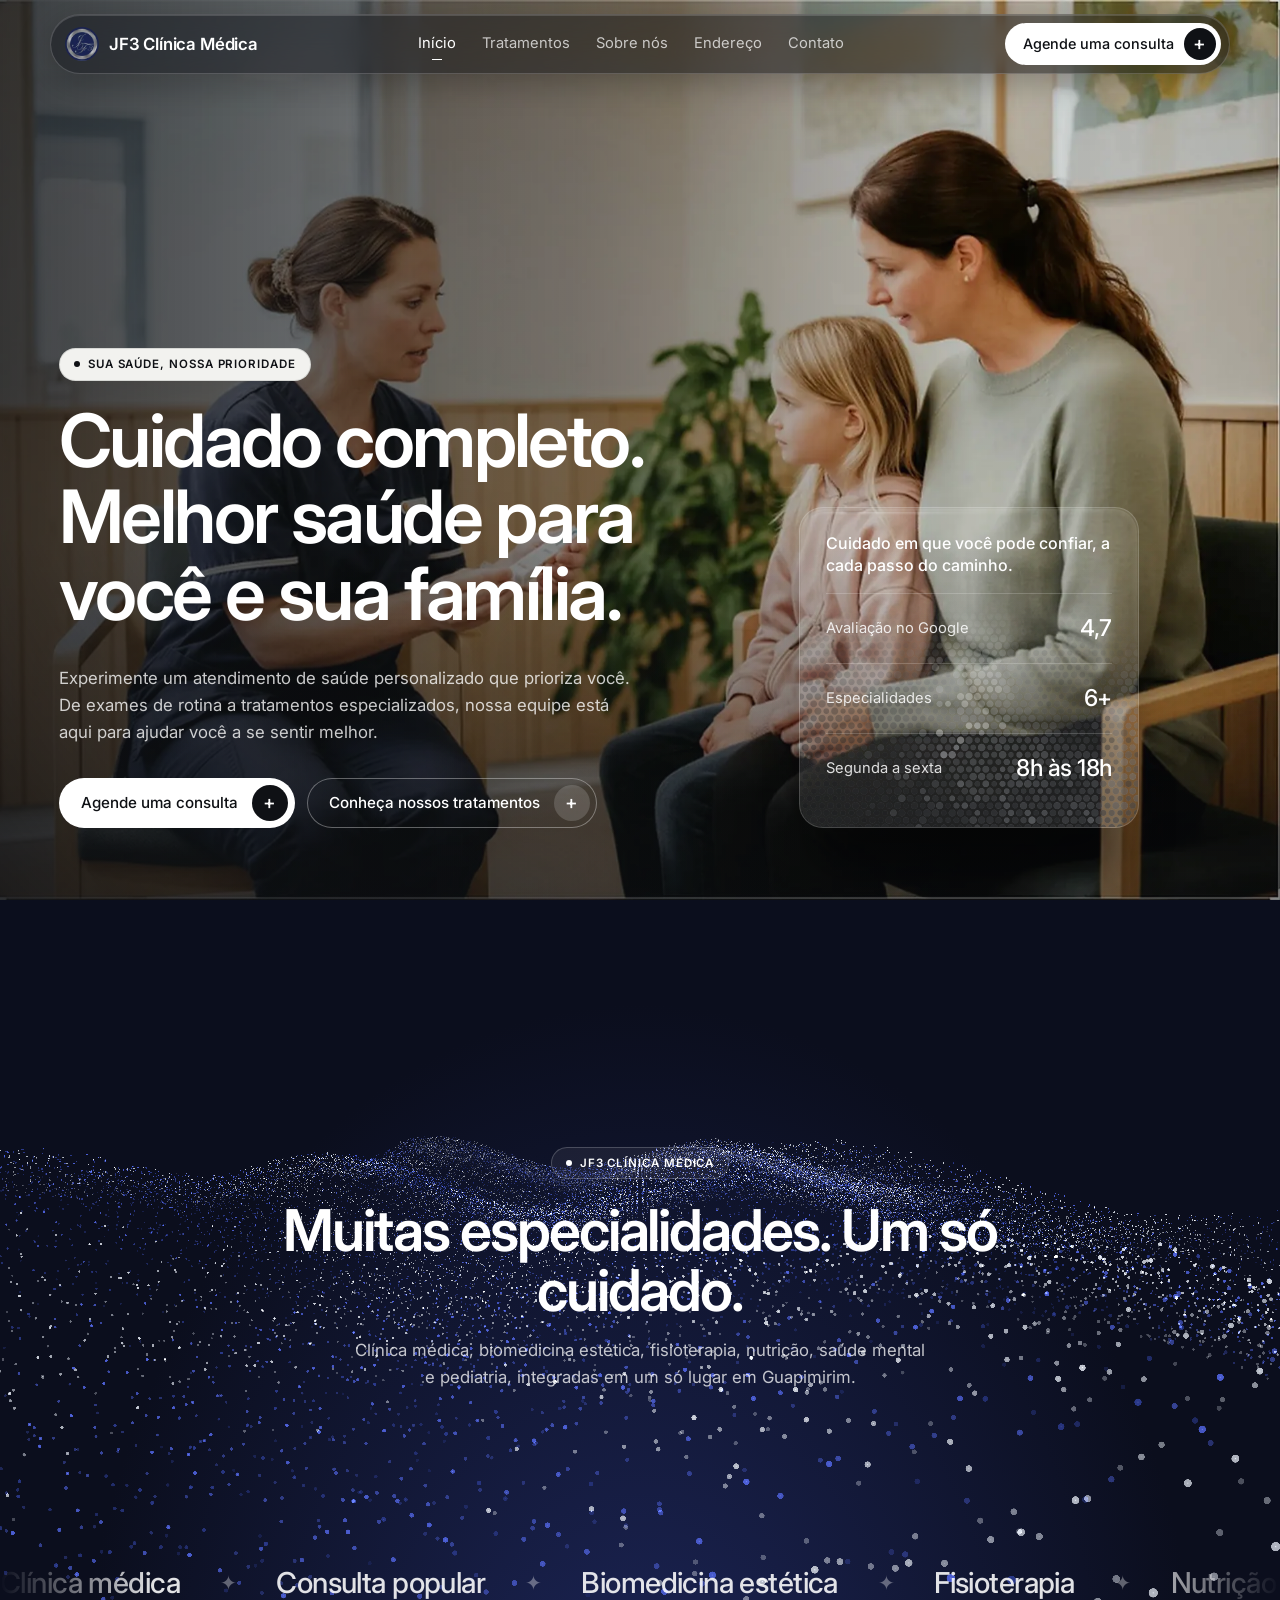
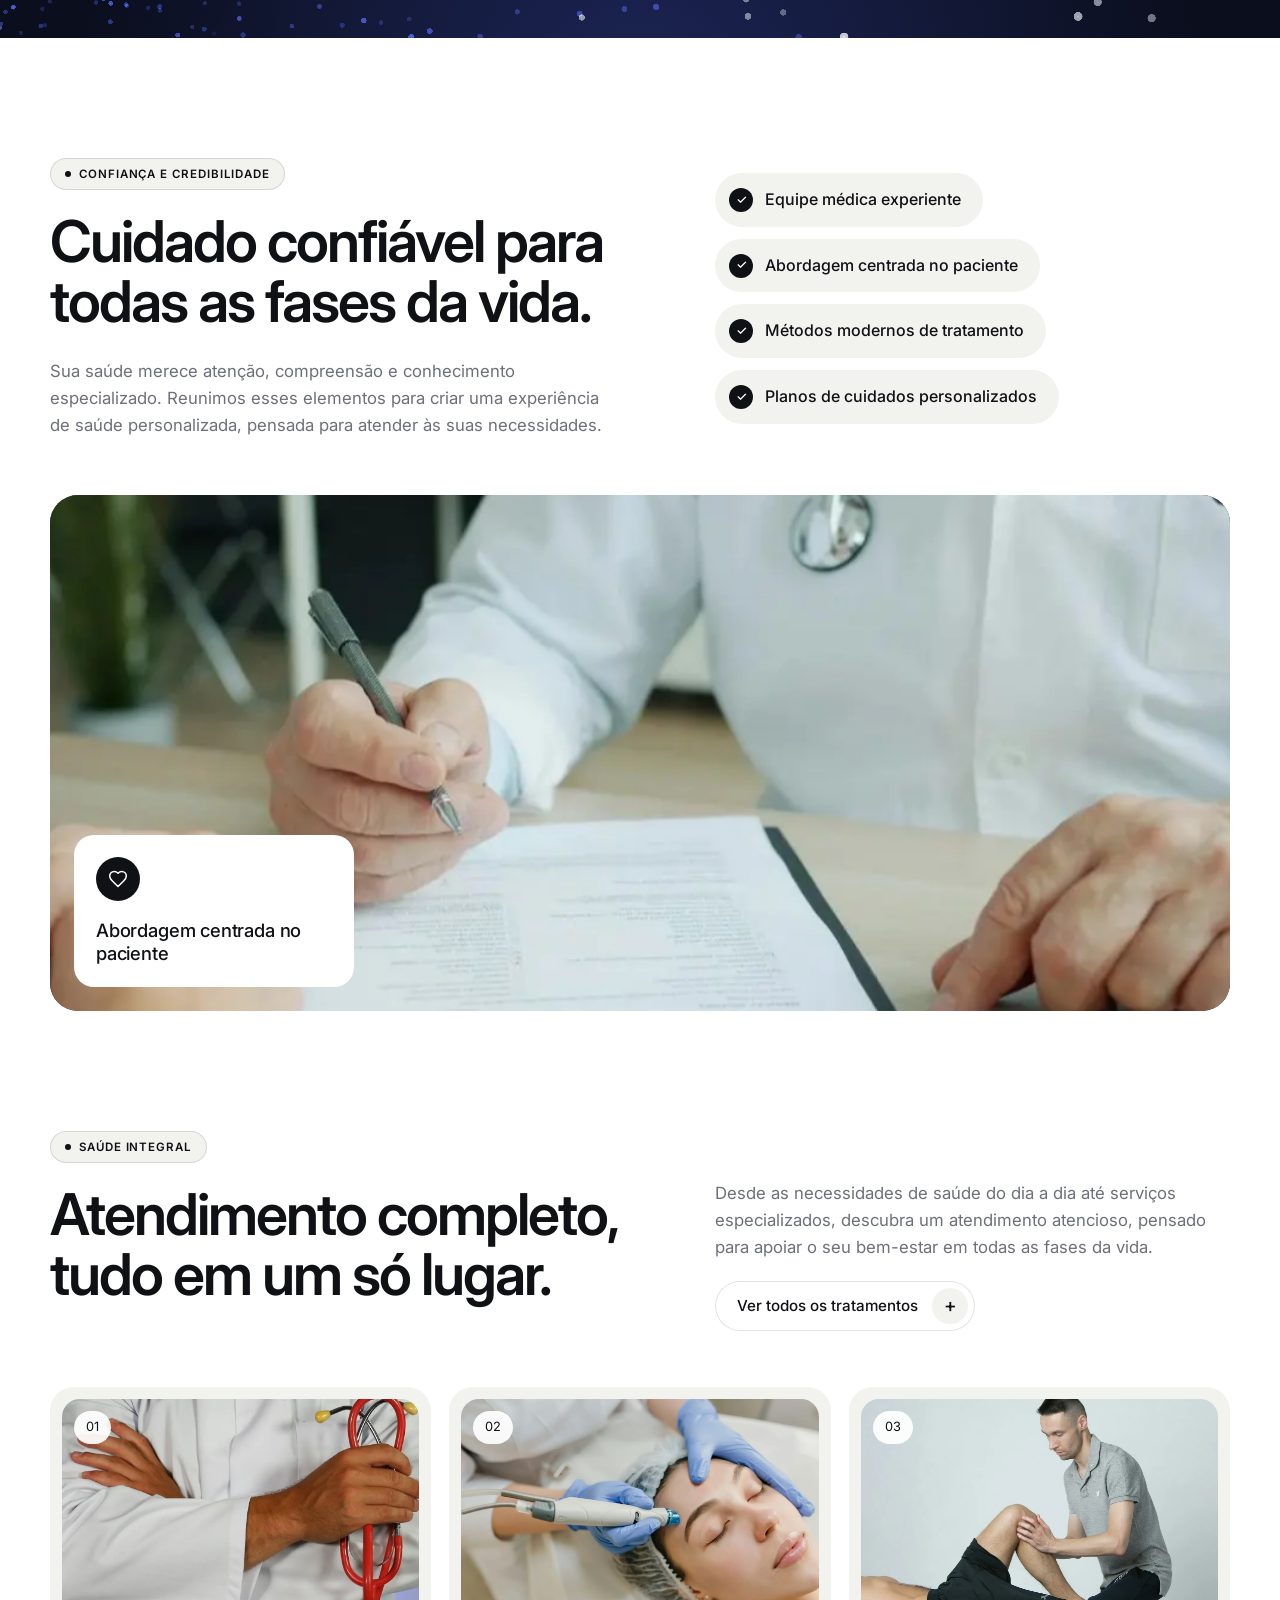
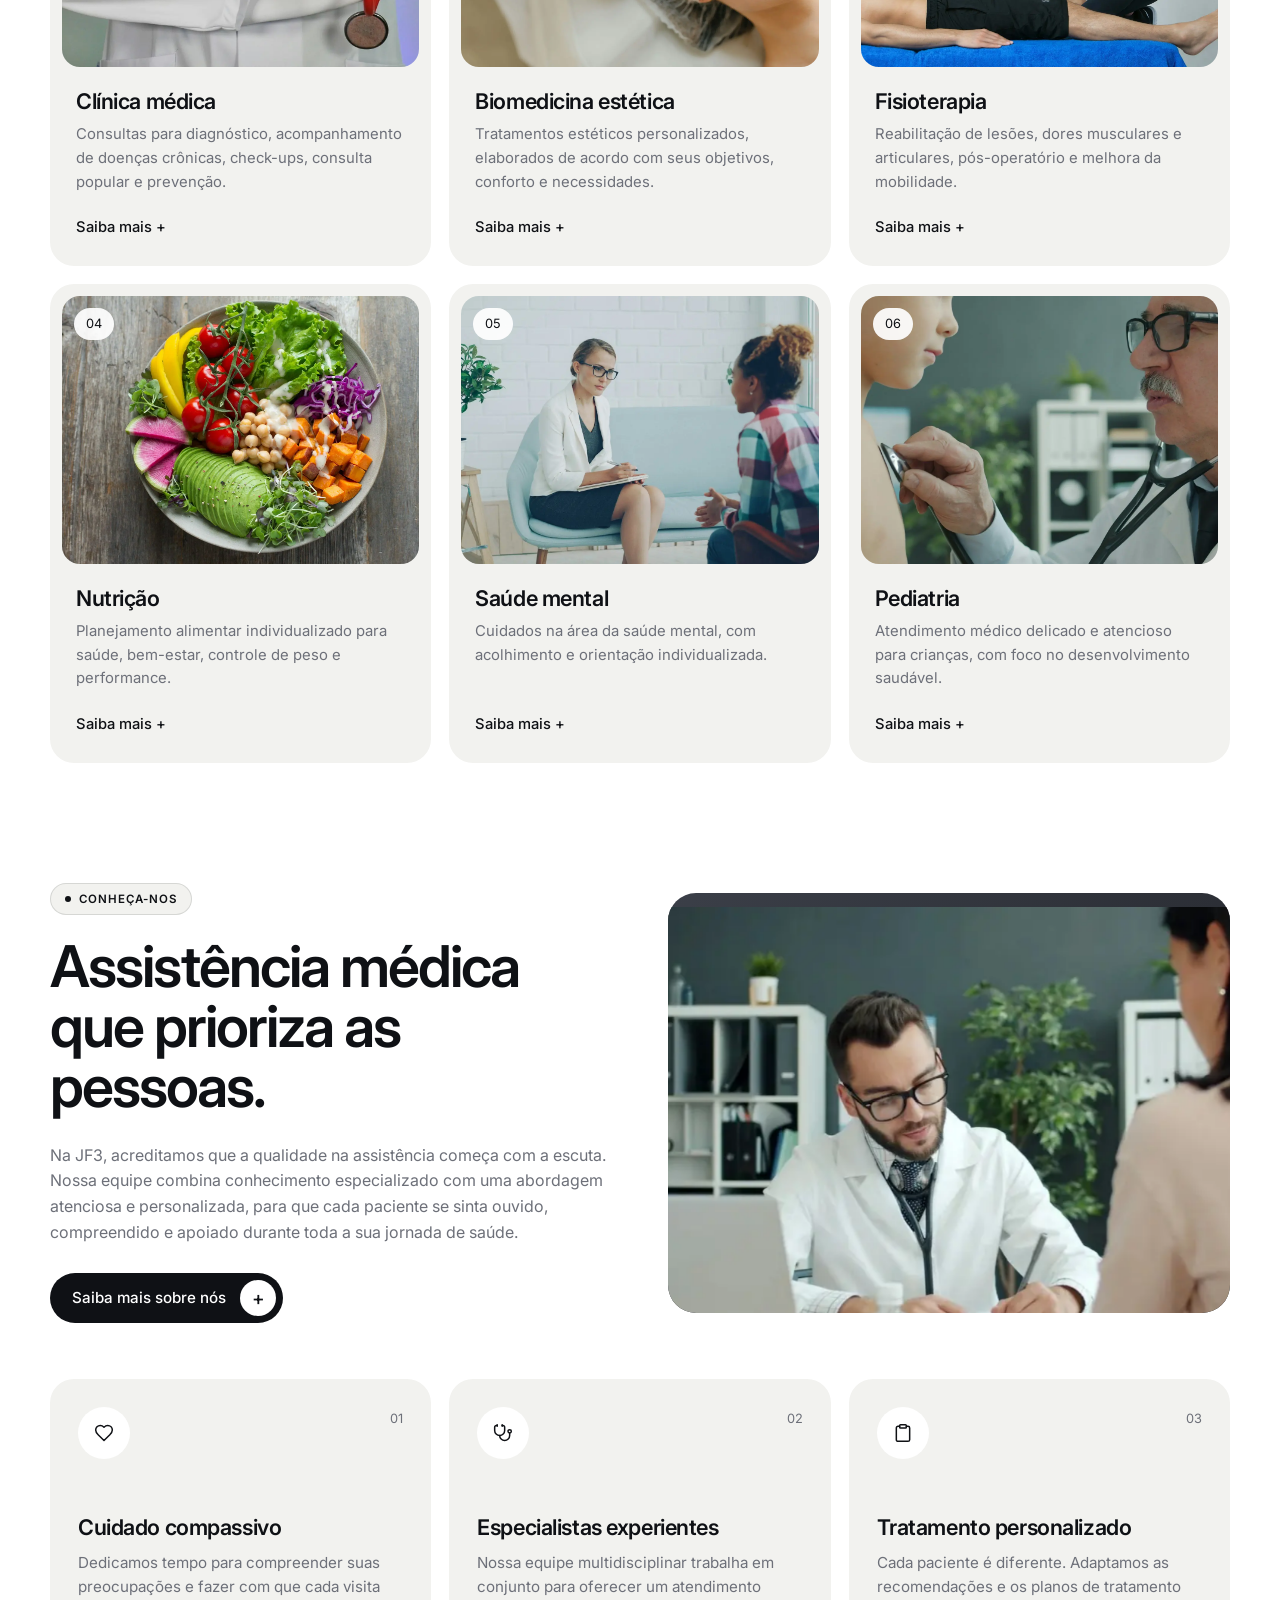
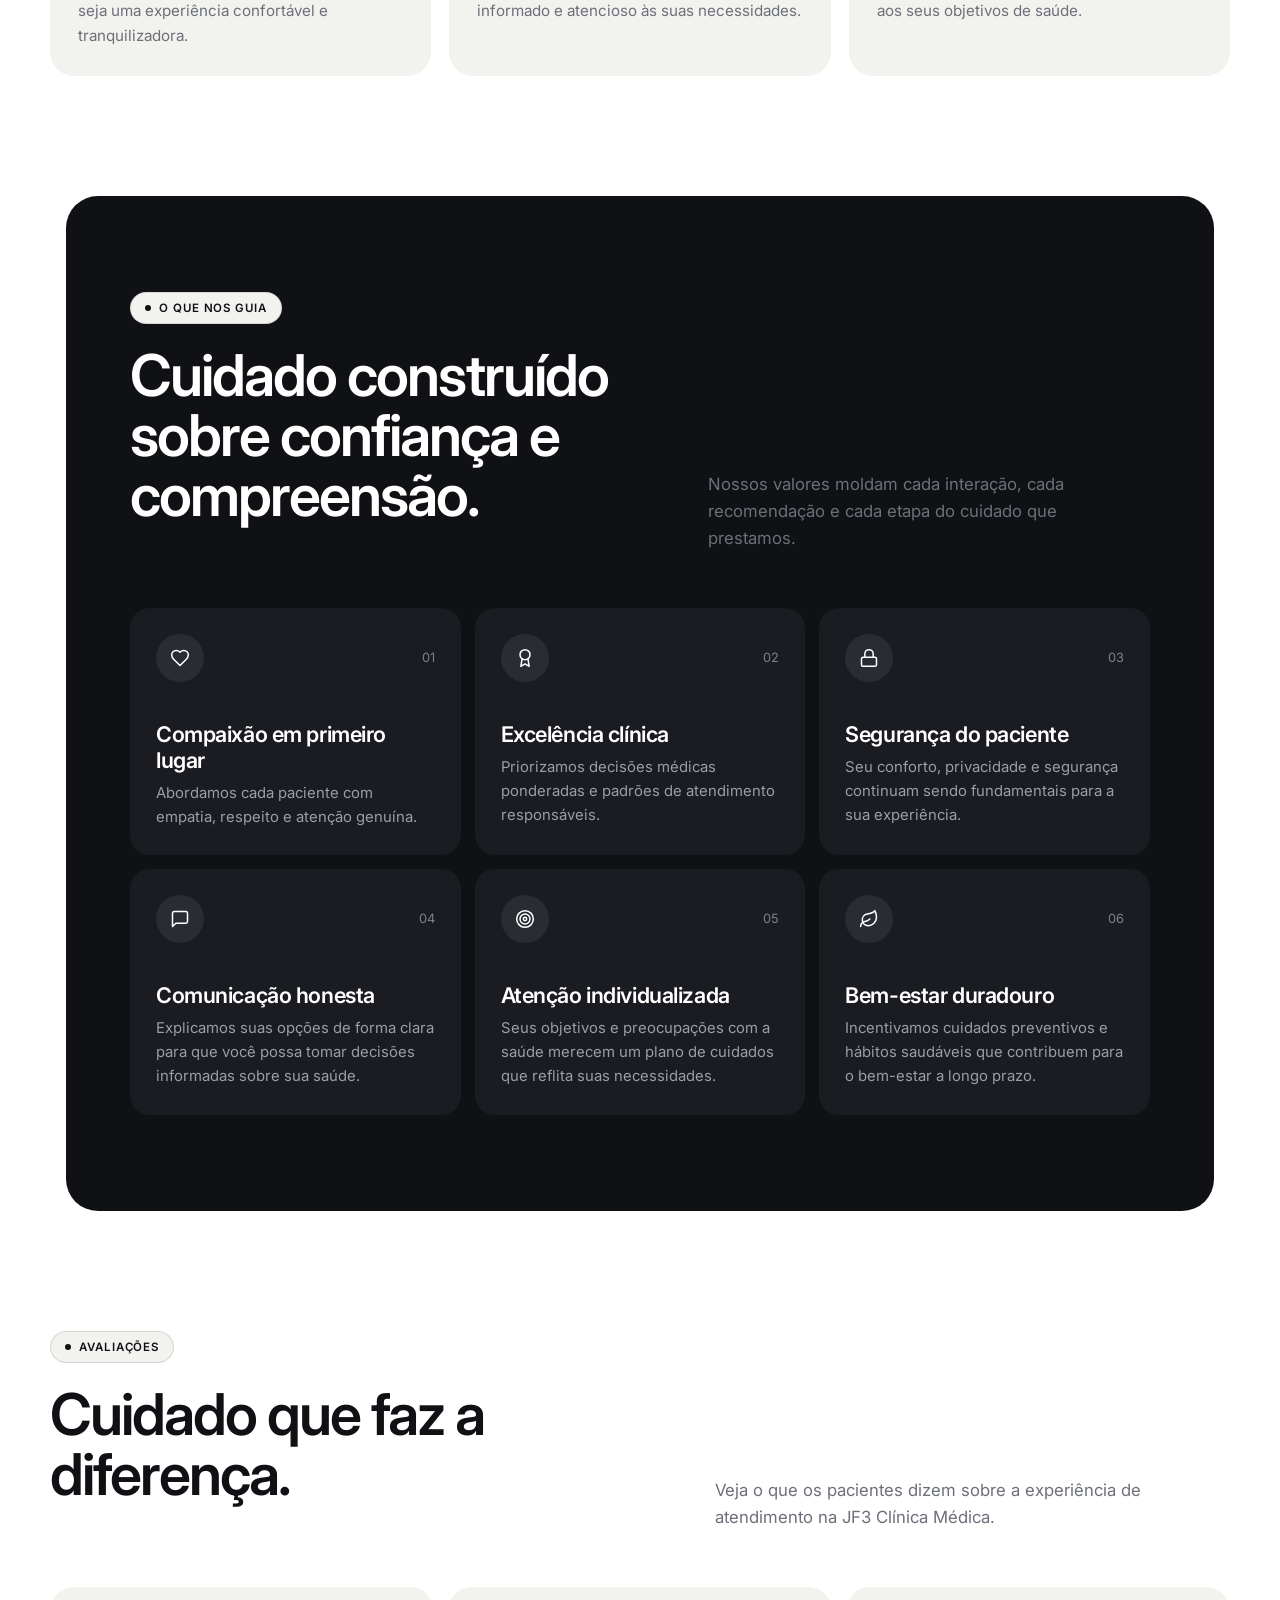
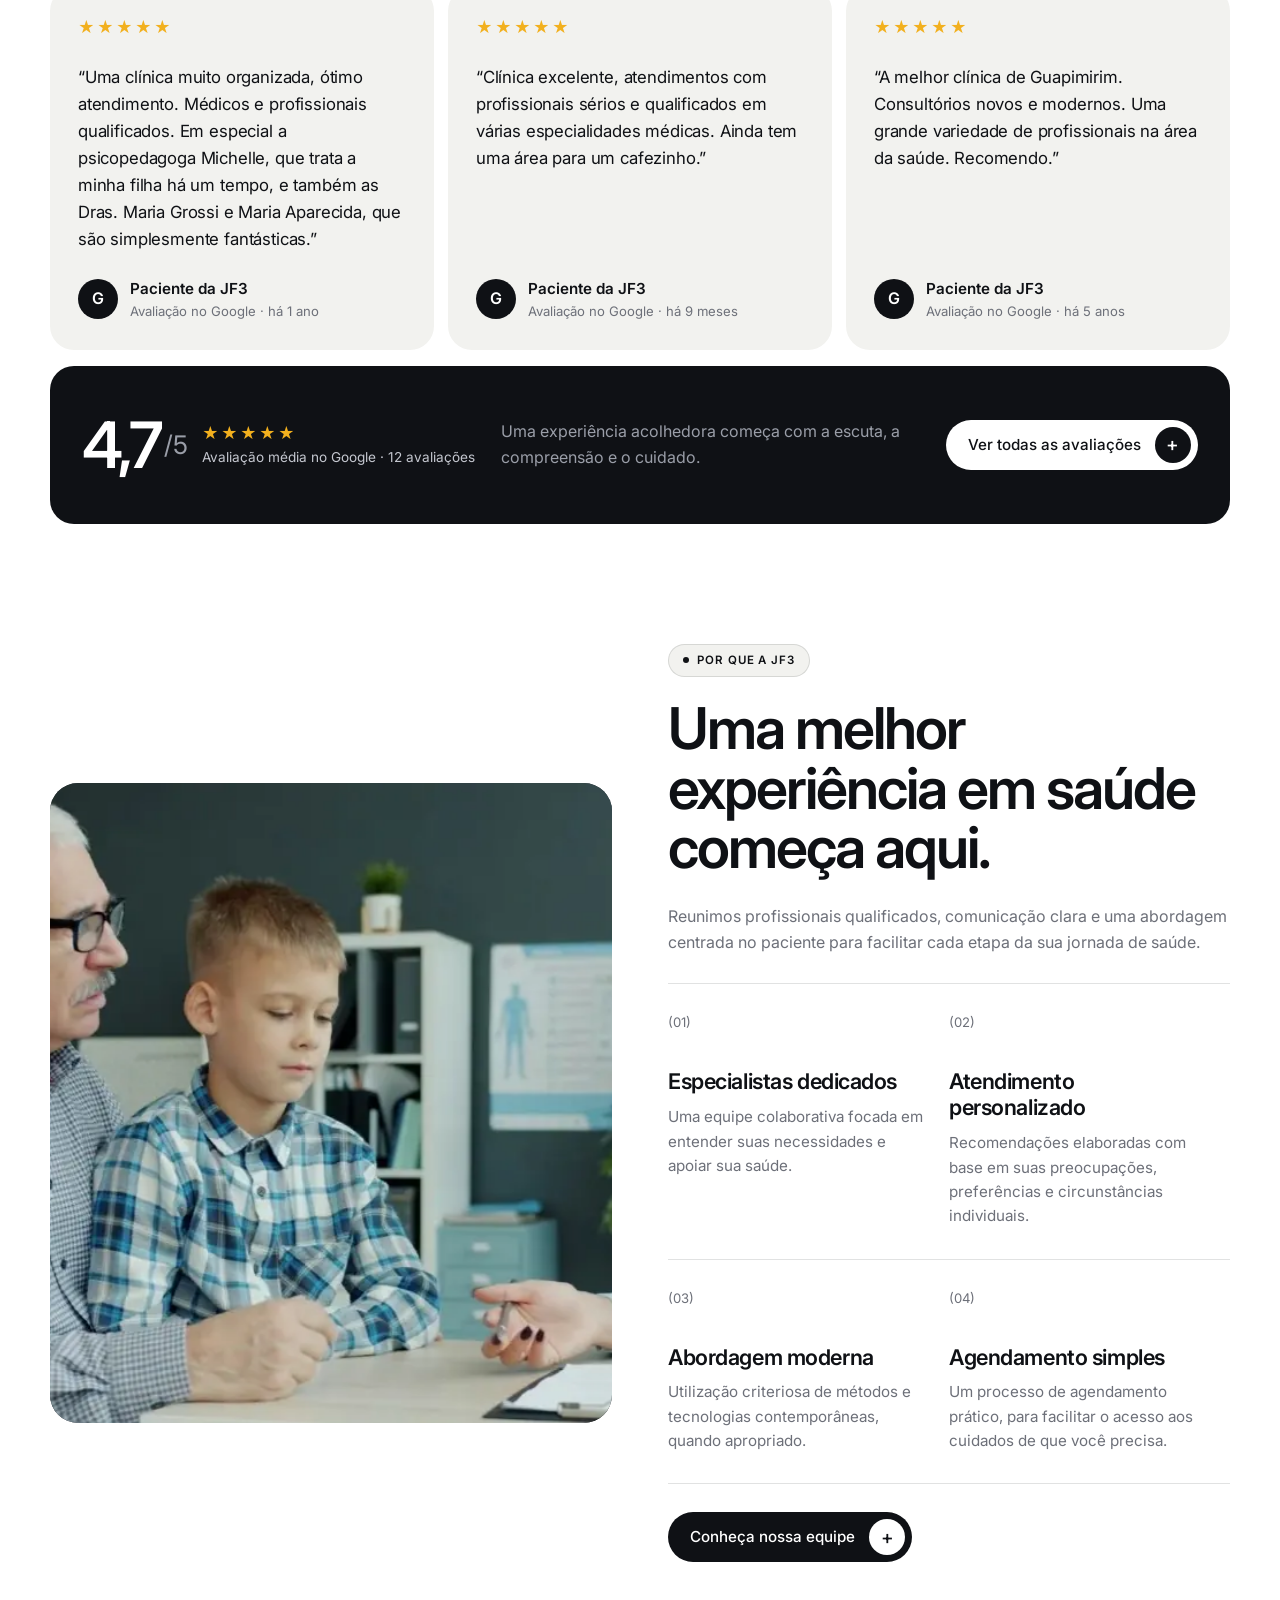
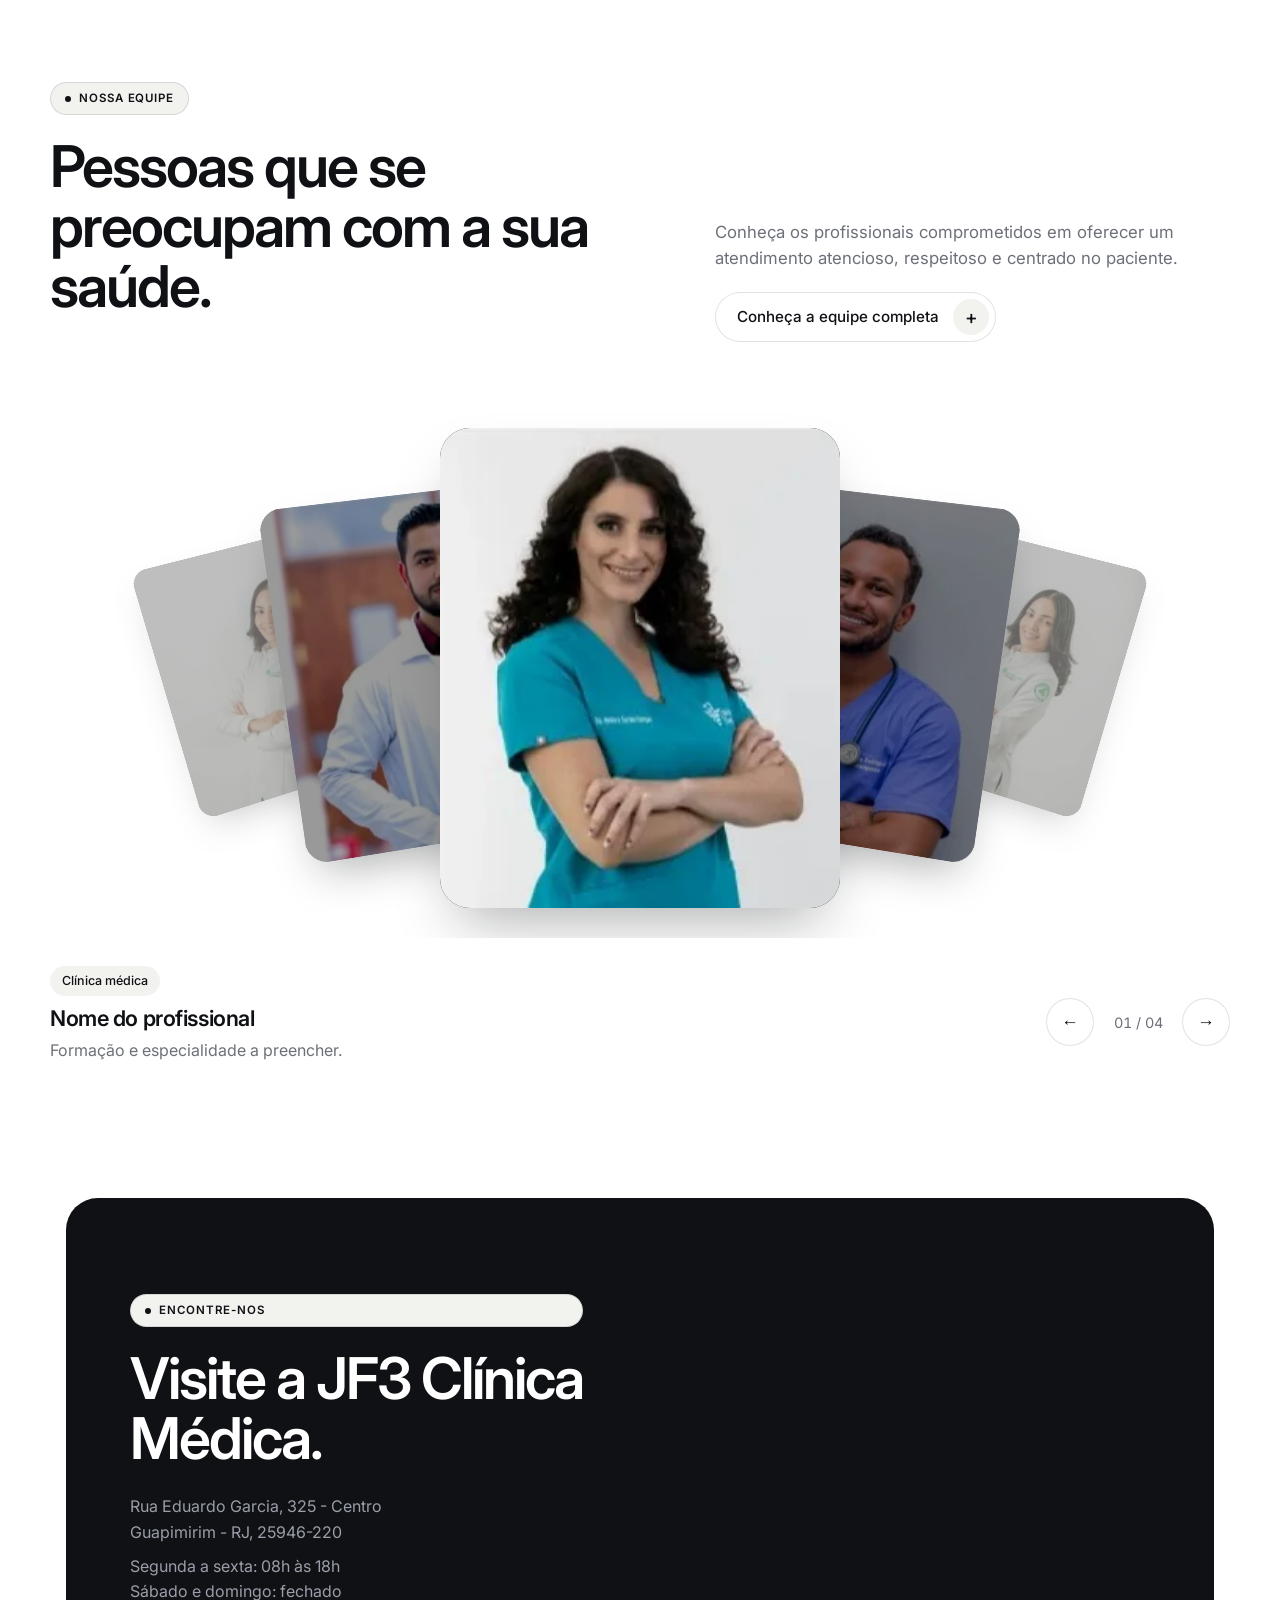
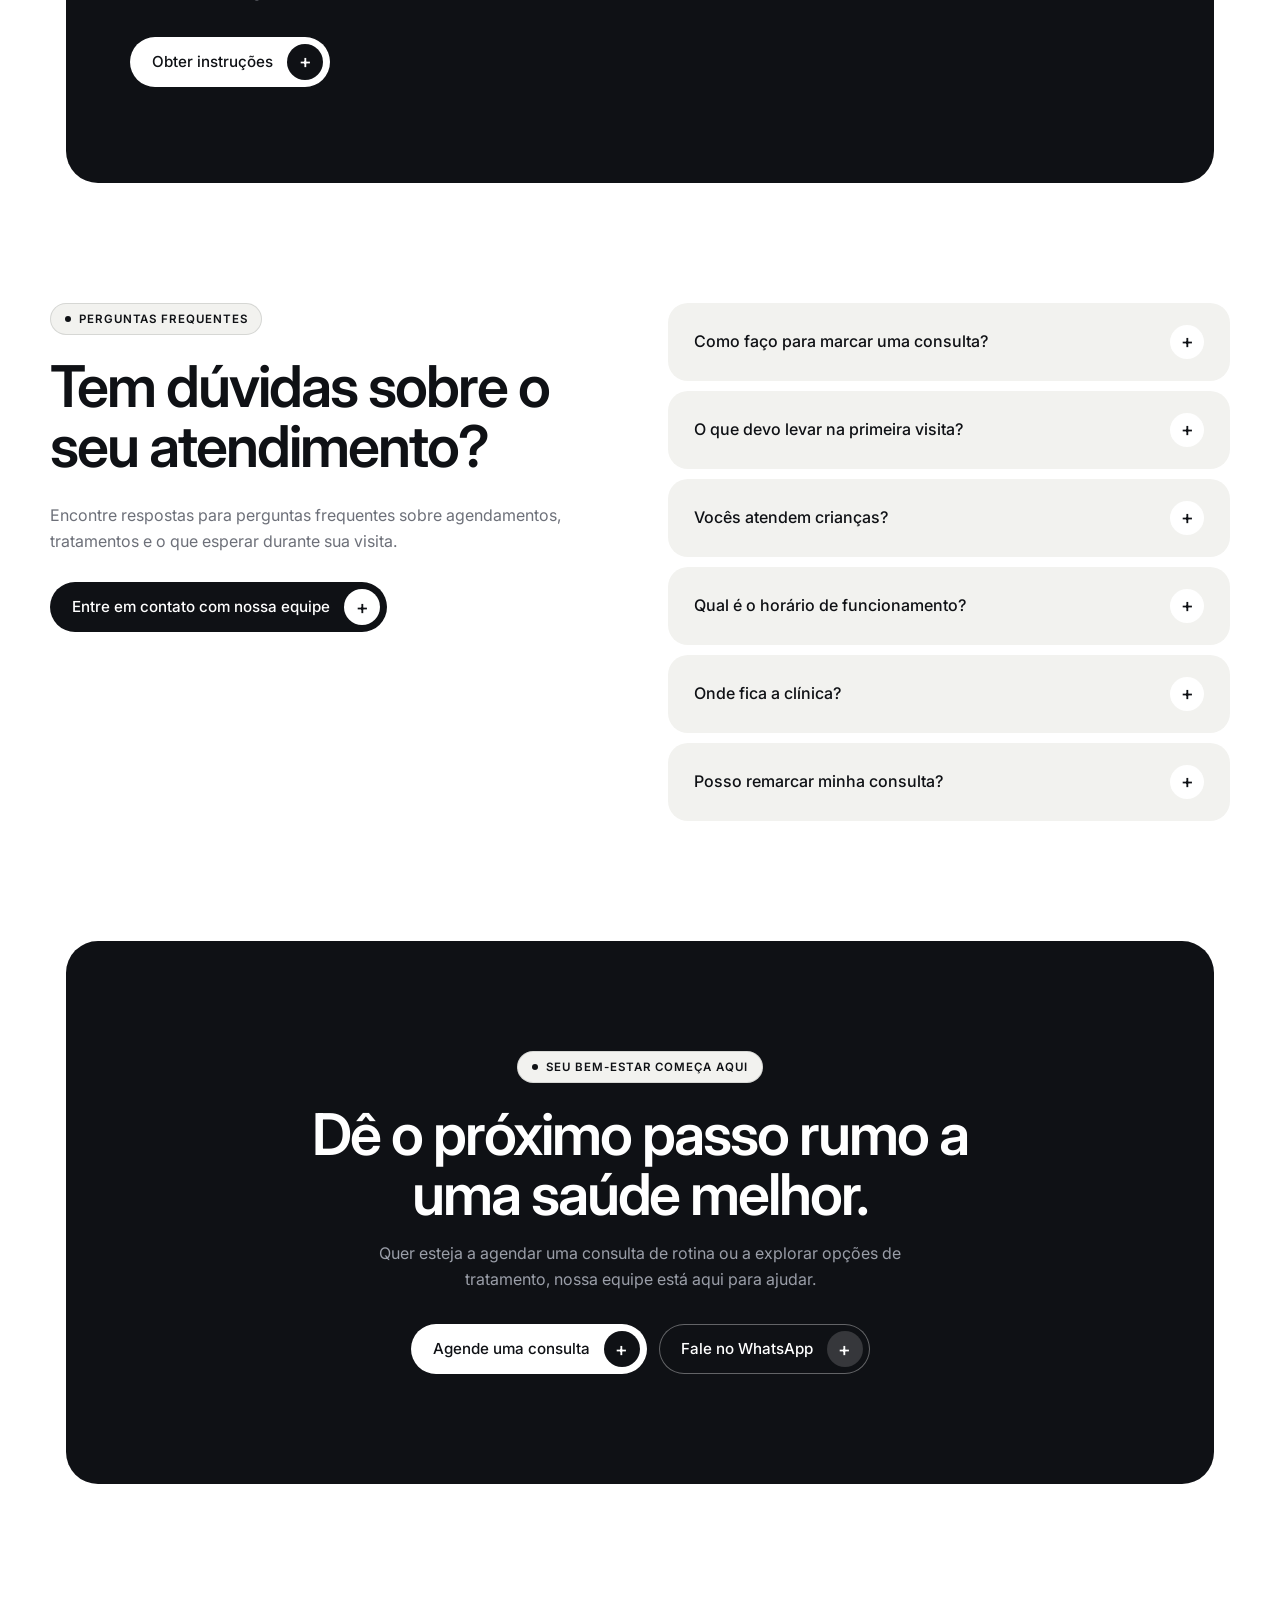
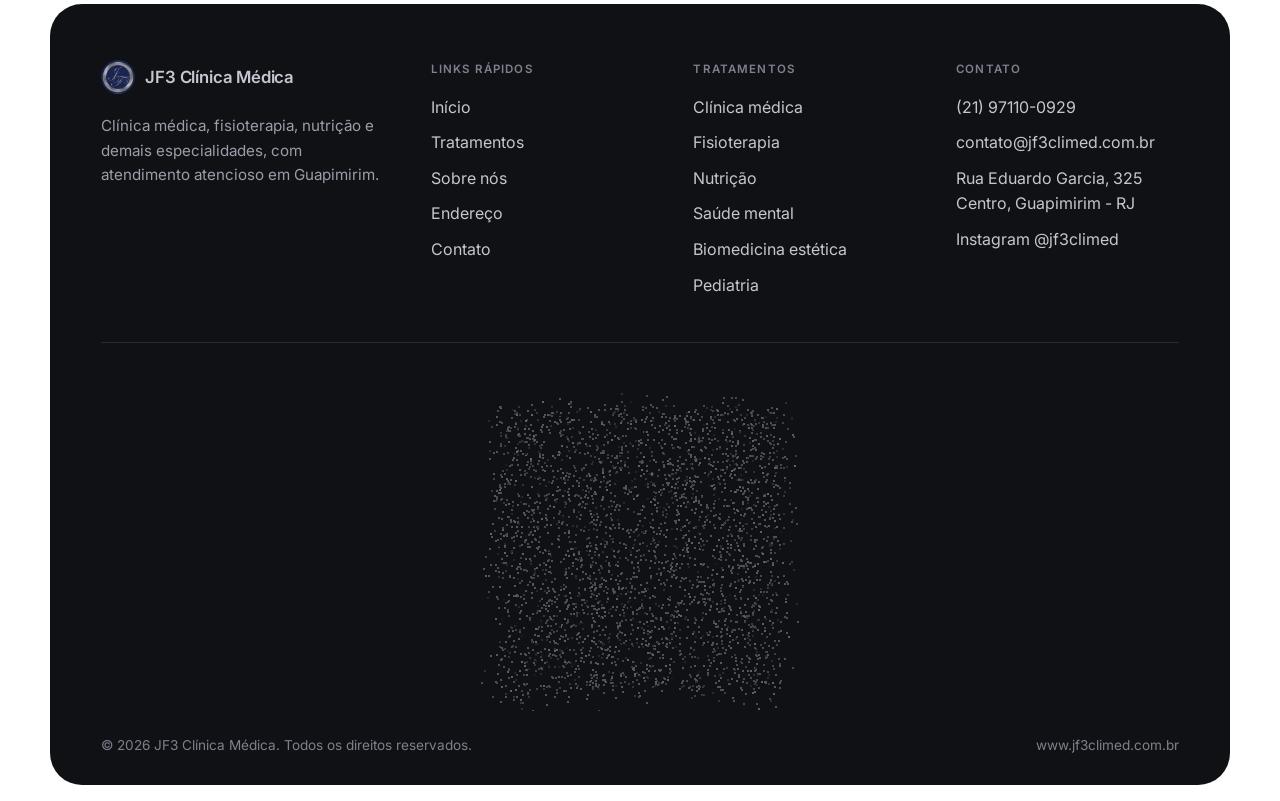
<file: index.html>
<!doctype html>
<html lang="pt-BR">
<head>
  <meta charset="utf-8">
  <meta name="viewport" content="width=device-width, initial-scale=1">
  <title>JF3 Clínica Médica | Clínica médica em Guapimirim - RJ</title>
  <meta name="description" content="JF3 Clínica Médica em Guapimirim: clínica médica, fisioterapia, nutrição, saúde mental, biomedicina estética e pediatria. Segunda a sexta, das 08h às 18h.">
  <link rel="canonical" href="https://lucassoaresconsultor1-spec.github.io/jf3climed-site/">
  <meta name="theme-color" content="#0f1115">
  <meta property="og:type" content="website">
  <meta property="og:site_name" content="JF3 Clínica Médica">
  <meta property="og:locale" content="pt_BR">
  <meta property="og:title" content="JF3 Clínica Médica | Clínica médica em Guapimirim - RJ">
  <meta property="og:description" content="JF3 Clínica Médica em Guapimirim: clínica médica, fisioterapia, nutrição, saúde mental, biomedicina estética e pediatria. Segunda a sexta, das 08h às 18h.">
  <meta property="og:url" content="https://lucassoaresconsultor1-spec.github.io/jf3climed-site/">
  <meta property="og:image" content="https://lucassoaresconsultor1-spec.github.io/jf3climed-site/assets/og-image.jpg">
  <meta property="og:image:width" content="1200">
  <meta property="og:image:height" content="630">
  <meta property="og:image:alt" content="JF3 Clínica Médica em Guapimirim - RJ">
  <meta name="twitter:card" content="summary_large_image">
  <link rel="icon" type="image/png" sizes="32x32" href="assets/favicon-32.png">
  <link rel="apple-touch-icon" href="assets/apple-touch-icon.png">
  <link rel="preconnect" href="https://fonts.googleapis.com">
  <link rel="preconnect" href="https://fonts.gstatic.com" crossorigin>
  <link href="https://fonts.googleapis.com/css2?family=Inter:wght@400;500;600;700&display=swap" rel="stylesheet">
  <link rel="stylesheet" href="styles.css?v=202611240645">
  <script type="application/ld+json">
{
  "@context": "https://schema.org",
  "@type": "MedicalClinic",
  "name": "JF3 Clínica Médica",
  "url": "https://lucassoaresconsultor1-spec.github.io/jf3climed-site/",
  "logo": "https://lucassoaresconsultor1-spec.github.io/jf3climed-site/assets/logo-jf3.jpeg",
  "image": "https://lucassoaresconsultor1-spec.github.io/jf3climed-site/assets/og-image.jpg",
  "telephone": "+55-21-97110-0929",
  "email": "contato@jf3climed.com.br",
  "address": {
    "@type": "PostalAddress",
    "streetAddress": "Rua Eduardo Garcia, 325 - Centro",
    "addressLocality": "Guapimirim",
    "addressRegion": "RJ",
    "postalCode": "25946-220",
    "addressCountry": "BR"
  },
  "openingHoursSpecification": [
    {
      "@type": "OpeningHoursSpecification",
      "dayOfWeek": [
        "Monday",
        "Tuesday",
        "Wednesday",
        "Thursday",
        "Friday"
      ],
      "opens": "08:00",
      "closes": "18:00"
    }
  ],
  "medicalSpecialty": [
    "PrimaryCare",
    "Pediatric",
    "Physiotherapy",
    "DietNutrition"
  ],
  "areaServed": "Guapimirim - RJ",
  "sameAs": [
    "https://www.instagram.com/jf3climed/"
  ]
}
  </script>
</head>
<body>

  <header class="site-header">
    <a href="index.html" class="brand">
      <img src="assets/logo-96.webp" alt="Logo JF3 Clínica Médica" width="34" height="34">
      <span>JF3 Clínica Médica</span>
    </a>
    <nav class="nav" id="menu" aria-label="Principal">
      <a href="index.html" aria-current="page">Início</a>
      <a href="tratamentos.html">Tratamentos</a>
      <a href="sobre.html">Sobre nós</a>
      <a href="index.html#endereco">Endereço</a>
      <a href="contato.html">Contato</a>
      <a href="contato.html#agendar" class="nav-cta">Agende uma consulta</a>
    </nav>
    <div class="header-actions">
      <a href="contato.html#agendar" class="btn btn-small">Agende uma consulta</a>
      <button class="menu-toggle" type="button" aria-expanded="false" aria-controls="menu" aria-label="Abrir menu">☰</button>
    </div>
  </header>

  <main>
    <section class="hero">
      <img fetchpriority="high" decoding="async" class="hero-bg" src="assets/hero.webp" alt="Profissional de saúde conversando com mãe e filha na sala de espera">


      <div class="hero-content">
        <p class="eyebrow">Sua saúde, nossa prioridade</p>
        <h1>Cuidado completo. Melhor saúde para você e sua família.</h1>
        <p class="lead">Experimente um atendimento de saúde personalizado que prioriza você. De exames de rotina a tratamentos especializados, nossa equipe está aqui para ajudar você a se sentir melhor.</p>
        <div class="hero-actions">
          <a href="contato.html" class="btn">Agende uma consulta</a>
          <a href="tratamentos.html" class="btn btn-outline">Conheça nossos tratamentos</a>
        </div>
      </div>
      <aside class="hero-stats" aria-label="Destaques da clínica">
        <div class="shine-card">
          <canvas class="shine-dots" aria-hidden="true"></canvas>
          <span class="shine-glow top" aria-hidden="true"></span>
          <span class="shine-glow bottom" aria-hidden="true"></span>
          <p>Cuidado em que você pode confiar, a cada passo do caminho.</p>
          <ul>
            <li>Avaliação no Google <strong data-count="4.7">4,7</strong></li>
            <li>Especialidades <strong data-count="6" data-suffix="+">6+</strong></li>
            <li>Segunda a sexta <strong>8h às 18h</strong></li>
          </ul>
        </div>
      </aside>
    </section>

    <section class="wave-band" aria-label="Especialidades da JF3">
      <canvas class="wave-canvas" aria-hidden="true"></canvas>
      <div class="wave-content">
        <p class="eyebrow">JF3 Clínica Médica</p>
        <h2>Muitas especialidades. Um só cuidado.</h2>
        <p>Clínica médica, biomedicina estética, fisioterapia, nutrição, saúde mental e pediatria, integradas em um só lugar em Guapimirim.</p>
      </div>
      <div class="marquee" aria-hidden="true">
        <div class="marquee-track">
          <span>Clínica médica</span><span>Consulta popular</span><span>Biomedicina estética</span><span>Fisioterapia</span><span>Nutrição</span><span>Saúde mental</span><span>Pediatria</span>
          <span>Clínica médica</span><span>Consulta popular</span><span>Biomedicina estética</span><span>Fisioterapia</span><span>Nutrição</span><span>Saúde mental</span><span>Pediatria</span>
        </div>
      </div>
      <div class="marquee marquee-reverse" aria-hidden="true">
        <div class="marquee-track">
          <span>Pediatria</span><span>Saúde mental</span><span>Nutrição</span><span>Fisioterapia</span><span>Biomedicina estética</span><span>Consulta popular</span><span>Clínica médica</span>
          <span>Pediatria</span><span>Saúde mental</span><span>Nutrição</span><span>Fisioterapia</span><span>Biomedicina estética</span><span>Consulta popular</span><span>Clínica médica</span>
        </div>
      </div>
    </section>

    <section class="section">
      <div class="section-head head-top">
        <div>
          <p class="eyebrow">Confiança e credibilidade</p>
          <h2>Cuidado confiável para todas as fases da vida.</h2>
          <p>Sua saúde merece atenção, compreensão e conhecimento especializado. Reunimos esses elementos para criar uma experiência de saúde personalizada, pensada para atender às suas necessidades.</p>
        </div>
        <div>
          <ul class="checks">
            <li>Equipe médica experiente</li>
            <li>Abordagem centrada no paciente</li>
            <li>Métodos modernos de tratamento</li>
            <li>Planos de cuidados personalizados</li>
          </ul>
        </div>
      </div>
      <div class="photo photo-wide">
        <img loading="lazy" decoding="async" src="assets/foto-consulta.webp" alt="Médico preenchendo a ficha do paciente durante a consulta">
        <div class="photo-float">
          <span class="icon"><svg width="20" height="20" viewBox="0 0 24 24" fill="none" stroke="currentColor" stroke-width="1.8" stroke-linecap="round" stroke-linejoin="round" aria-hidden="true"><path d="M19 14c1.49-1.46 3-3.21 3-5.5A5.5 5.5 0 0 0 16.5 3c-1.76 0-3 .5-4.5 2-1.5-1.5-2.74-2-4.5-2A5.5 5.5 0 0 0 2 8.5c0 2.3 1.5 4.05 3 5.5l7 7Z"/></svg></span>
          <strong>Abordagem centrada no paciente</strong>
        </div>
      </div>
    </section>

    <section class="section" id="tratamentos" style="padding-top: 0;">
      <div class="section-head">
        <div>
          <p class="eyebrow">Saúde integral</p>
          <h2>Atendimento completo, tudo em um só lugar.</h2>
        </div>
        <div>
          <p>Desde as necessidades de saúde do dia a dia até serviços especializados, descubra um atendimento atencioso, pensado para apoiar o seu bem-estar em todas as fases da vida.</p>
          <a href="tratamentos.html" class="btn btn-ink-outline" style="margin-top: 20px;">Ver todos os tratamentos</a>
        </div>
      </div>
      <div class="cards cards-3 m-grid2">
        <article class="tcard">
          <div class="media"><img loading="lazy" decoding="async" src="assets/trat-clinica.webp" alt=""><span class="badge">01</span></div>
          <h3>Clínica médica</h3>
          <p>Consultas para diagnóstico, acompanhamento de doenças crônicas, check-ups, consulta popular e prevenção.</p>
          <a href="tratamento.html#clinica" class="more">Saiba mais</a>
        </article>
        <article class="tcard">
          <div class="media"><img loading="lazy" decoding="async" src="assets/trat-biomedicina.webp" alt=""><span class="badge">02</span></div>
          <h3>Biomedicina estética</h3>
          <p>Tratamentos estéticos personalizados, elaborados de acordo com seus objetivos, conforto e necessidades.</p>
          <a href="tratamento.html#biomedicina" class="more">Saiba mais</a>
        </article>
        <article class="tcard">
          <div class="media"><img loading="lazy" decoding="async" src="assets/trat-fisio.webp" alt=""><span class="badge">03</span></div>
          <h3>Fisioterapia</h3>
          <p>Reabilitação de lesões, dores musculares e articulares, pós-operatório e melhora da mobilidade.</p>
          <a href="tratamento.html#fisioterapia" class="more">Saiba mais</a>
        </article>
        <article class="tcard">
          <div class="media"><img loading="lazy" decoding="async" src="assets/trat-nutricao.webp" alt=""><span class="badge">04</span></div>
          <h3>Nutrição</h3>
          <p>Planejamento alimentar individualizado para saúde, bem-estar, controle de peso e performance.</p>
          <a href="tratamento.html#nutricao" class="more">Saiba mais</a>
        </article>
        <article class="tcard">
          <div class="media"><img loading="lazy" decoding="async" src="assets/trat-saude-mental.webp" alt=""><span class="badge">05</span></div>
          <h3>Saúde mental</h3>
          <p>Cuidados na área da saúde mental, com acolhimento e orientação individualizada.</p>
          <a href="tratamento.html#saude-mental" class="more">Saiba mais</a>
        </article>
        <article class="tcard">
          <div class="media"><img loading="lazy" decoding="async" src="assets/trat-pediatria.webp" alt=""><span class="badge">06</span></div>
          <h3>Pediatria</h3>
          <p>Atendimento médico delicado e atencioso para crianças, com foco no desenvolvimento saudável.</p>
          <a href="tratamento.html#pediatria" class="more">Saiba mais</a>
        </article>
      </div>
    </section>

    <section class="section" style="padding-top: 0;">
      <div class="split" style="margin-bottom: 56px;">
        <div>
          <p class="eyebrow">Conheça-nos</p>
          <h2>Assistência médica que prioriza as pessoas.</h2>
          <p>Na JF3, acreditamos que a qualidade na assistência começa com a escuta. Nossa equipe combina conhecimento especializado com uma abordagem atenciosa e personalizada, para que cada paciente se sinta ouvido, compreendido e apoiado durante toda a sua jornada de saúde.</p>
          <a href="sobre.html" class="btn btn-dark" style="margin-top: 12px;">Saiba mais sobre nós</a>
        </div>
        <div class="photo">
          <img loading="lazy" decoding="async" src="assets/foto-medico.webp" alt="Médico atendendo uma paciente no consultório">
        </div>
      </div>
      <div class="cards cards-3 m-carousel" data-autoplay="2200">
        <article class="card">
          <span class="num">01</span>
          <div class="icon"><svg width="20" height="20" viewBox="0 0 24 24" fill="none" stroke="currentColor" stroke-width="1.8" stroke-linecap="round" stroke-linejoin="round" aria-hidden="true"><path d="M19 14c1.49-1.46 3-3.21 3-5.5A5.5 5.5 0 0 0 16.5 3c-1.76 0-3 .5-4.5 2-1.5-1.5-2.74-2-4.5-2A5.5 5.5 0 0 0 2 8.5c0 2.3 1.5 4.05 3 5.5l7 7Z"/></svg></div>
          <h3>Cuidado compassivo</h3>
          <p>Dedicamos tempo para compreender suas preocupações e fazer com que cada visita seja uma experiência confortável e tranquilizadora.</p>
        </article>
        <article class="card">
          <span class="num">02</span>
          <div class="icon"><svg width="20" height="20" viewBox="0 0 24 24" fill="none" stroke="currentColor" stroke-width="1.8" stroke-linecap="round" stroke-linejoin="round" aria-hidden="true"><path d="M11 2v2"/><path d="M5 2v2"/><path d="M5 3H4a2 2 0 0 0-2 2v4a6 6 0 0 0 12 0V5a2 2 0 0 0-2-2h-1"/><path d="M8 15a6 6 0 0 0 12 0v-3"/><circle cx="20" cy="10" r="2"/></svg></div>
          <h3>Especialistas experientes</h3>
          <p>Nossa equipe multidisciplinar trabalha em conjunto para oferecer um atendimento informado e atencioso às suas necessidades.</p>
        </article>
        <article class="card">
          <span class="num">03</span>
          <div class="icon"><svg width="20" height="20" viewBox="0 0 24 24" fill="none" stroke="currentColor" stroke-width="1.8" stroke-linecap="round" stroke-linejoin="round" aria-hidden="true"><rect width="8" height="4" x="8" y="2" rx="1"/><path d="M16 4h2a2 2 0 0 1 2 2v14a2 2 0 0 1-2 2H6a2 2 0 0 1-2-2V6a2 2 0 0 1 2-2h2"/></svg></div>
          <h3>Tratamento personalizado</h3>
          <p>Cada paciente é diferente. Adaptamos as recomendações e os planos de tratamento aos seus objetivos de saúde.</p>
        </article>
      </div>
    </section>

    <section class="section has-band" style="padding-top: 0;">
      <div class="band">
        <div class="section-head">
          <div>
            <p class="eyebrow">O que nos guia</p>
            <h2>Cuidado construído sobre confiança e compreensão.</h2>
          </div>
          <div>
            <p class="muted">Nossos valores moldam cada interação, cada recomendação e cada etapa do cuidado que prestamos.</p>
          </div>
        </div>
        <div class="dark-cards grid3 m-grid2">
          <div>
            <div class="card-top"><span class="icon"><svg width="20" height="20" viewBox="0 0 24 24" fill="none" stroke="currentColor" stroke-width="1.8" stroke-linecap="round" stroke-linejoin="round" aria-hidden="true"><path d="M19 14c1.49-1.46 3-3.21 3-5.5A5.5 5.5 0 0 0 16.5 3c-1.76 0-3 .5-4.5 2-1.5-1.5-2.74-2-4.5-2A5.5 5.5 0 0 0 2 8.5c0 2.3 1.5 4.05 3 5.5l7 7Z"/></svg></span><span class="num">01</span></div>
            <h3>Compaixão em primeiro lugar</h3>
            <p>Abordamos cada paciente com empatia, respeito e atenção genuína.</p>
          </div>
          <div>
            <div class="card-top"><span class="icon"><svg width="20" height="20" viewBox="0 0 24 24" fill="none" stroke="currentColor" stroke-width="1.8" stroke-linecap="round" stroke-linejoin="round" aria-hidden="true"><circle cx="12" cy="8" r="6"/><path d="M15.48 12.89 17 22l-5-3-5 3 1.52-9.11"/></svg></span><span class="num">02</span></div>
            <h3>Excelência clínica</h3>
            <p>Priorizamos decisões médicas ponderadas e padrões de atendimento responsáveis.</p>
          </div>
          <div>
            <div class="card-top"><span class="icon"><svg width="20" height="20" viewBox="0 0 24 24" fill="none" stroke="currentColor" stroke-width="1.8" stroke-linecap="round" stroke-linejoin="round" aria-hidden="true"><rect width="18" height="11" x="3" y="11" rx="2"/><path d="M7 11V7a5 5 0 0 1 10 0v4"/></svg></span><span class="num">03</span></div>
            <h3>Segurança do paciente</h3>
            <p>Seu conforto, privacidade e segurança continuam sendo fundamentais para a sua experiência.</p>
          </div>
          <div>
            <div class="card-top"><span class="icon"><svg width="20" height="20" viewBox="0 0 24 24" fill="none" stroke="currentColor" stroke-width="1.8" stroke-linecap="round" stroke-linejoin="round" aria-hidden="true"><path d="M21 15a2 2 0 0 1-2 2H7l-4 4V5a2 2 0 0 1 2-2h14a2 2 0 0 1 2 2z"/></svg></span><span class="num">04</span></div>
            <h3>Comunicação honesta</h3>
            <p>Explicamos suas opções de forma clara para que você possa tomar decisões informadas sobre sua saúde.</p>
          </div>
          <div>
            <div class="card-top"><span class="icon"><svg width="20" height="20" viewBox="0 0 24 24" fill="none" stroke="currentColor" stroke-width="1.8" stroke-linecap="round" stroke-linejoin="round" aria-hidden="true"><circle cx="12" cy="12" r="10"/><circle cx="12" cy="12" r="6"/><circle cx="12" cy="12" r="2"/></svg></span><span class="num">05</span></div>
            <h3>Atenção individualizada</h3>
            <p>Seus objetivos e preocupações com a saúde merecem um plano de cuidados que reflita suas necessidades.</p>
          </div>
          <div>
            <div class="card-top"><span class="icon"><svg width="20" height="20" viewBox="0 0 24 24" fill="none" stroke="currentColor" stroke-width="1.8" stroke-linecap="round" stroke-linejoin="round" aria-hidden="true"><path d="M11 20A7 7 0 0 1 9.8 6.1C15.5 5 17 4.48 19 2c1 2 2 4.18 2 8 0 5.5-4.78 10-10 10Z"/><path d="M2 21c0-3 1.85-5.36 5.08-6C9.5 14.52 12 13 13 12"/></svg></span><span class="num">06</span></div>
            <h3>Bem-estar duradouro</h3>
            <p>Incentivamos cuidados preventivos e hábitos saudáveis que contribuem para o bem-estar a longo prazo.</p>
          </div>
        </div>
      </div>
    </section>

    <section class="section" style="padding-top: 0;">
      <div class="section-head">
        <div>
          <p class="eyebrow">Avaliações</p>
          <h2>Cuidado que faz a diferença.</h2>
        </div>
        <div>
          <p>Veja o que os pacientes dizem sobre a experiência de atendimento na JF3 Clínica Médica.</p>
        </div>
      </div>
      <div class="quotes" data-autoplay="2600">
        <figure class="quote">
          <span class="stars" aria-label="5 de 5 estrelas">★★★★★</span>
          <blockquote>“Uma clínica muito organizada, ótimo atendimento. Médicos e profissionais qualificados. Em especial a psicopedagoga Michelle, que trata a minha filha há um tempo, e também as Dras. Maria Grossi e Maria Aparecida, que são simplesmente fantásticas.”</blockquote>
          <figcaption><span class="g-badge" aria-hidden="true">G</span><span><strong>Paciente da JF3</strong><small>Avaliação no Google · há 1 ano</small></span></figcaption>
        </figure>
        <figure class="quote">
          <span class="stars" aria-label="5 de 5 estrelas">★★★★★</span>
          <blockquote>“Clínica excelente, atendimentos com profissionais sérios e qualificados em várias especialidades médicas. Ainda tem uma área para um cafezinho.”</blockquote>
          <figcaption><span class="g-badge" aria-hidden="true">G</span><span><strong>Paciente da JF3</strong><small>Avaliação no Google · há 9 meses</small></span></figcaption>
        </figure>
        <figure class="quote">
          <span class="stars" aria-label="5 de 5 estrelas">★★★★★</span>
          <blockquote>“A melhor clínica de Guapimirim. Consultórios novos e modernos. Uma grande variedade de profissionais na área da saúde. Recomendo.”</blockquote>
          <figcaption><span class="g-badge" aria-hidden="true">G</span><span><strong>Paciente da JF3</strong><small>Avaliação no Google · há 5 anos</small></span></figcaption>
        </figure>
      </div>
      <div class="rating-bar">
        <div class="rating-score">
          <span class="score" data-count="4.7">4,7</span><span class="score-max">/5</span>
          <span><span class="stars" aria-hidden="true">★★★★★</span><small>Avaliação média no Google · 12 avaliações</small></span>
        </div>
        <p>Uma experiência acolhedora começa com a escuta, a compreensão e o cuidado.</p>
        <a href="https://www.google.com/search?q=JF3+Cl%C3%ADnica+M%C3%A9dica+Ltda+Guapimirim" class="btn" target="_blank" rel="noopener">Ver todas as avaliações</a>
      </div>
    </section>

    <section class="section" style="padding-top: 0;">
      <div class="split">
        <div class="photo photo-tall">
          <img loading="lazy" decoding="async" src="assets/foto-familia.webp" alt="Médica explicando o tratamento para um menino e o avô" style="object-position: 30% center;">
        </div>
        <div>
          <p class="eyebrow">Por que a JF3</p>
          <h2>Uma melhor experiência em saúde começa aqui.</h2>
          <p>Reunimos profissionais qualificados, comunicação clara e uma abordagem centrada no paciente para facilitar cada etapa da sua jornada de saúde.</p>
          <div class="grid-4 grid-2">
            <div><span>(01)</span><h3>Especialistas dedicados</h3><p>Uma equipe colaborativa focada em entender suas necessidades e apoiar sua saúde.</p></div>
            <div><span>(02)</span><h3>Atendimento personalizado</h3><p>Recomendações elaboradas com base em suas preocupações, preferências e circunstâncias individuais.</p></div>
            <div><span>(03)</span><h3>Abordagem moderna</h3><p>Utilização criteriosa de métodos e tecnologias contemporâneas, quando apropriado.</p></div>
            <div><span>(04)</span><h3>Agendamento simples</h3><p>Um processo de agendamento prático, para facilitar o acesso aos cuidados de que você precisa.</p></div>
          </div>
          <a href="sobre.html" class="btn btn-dark" style="margin-top: 28px;">Conheça nossa equipe</a>
        </div>
      </div>
    </section>

    <section class="section" style="padding-top: 0;">
      <div class="section-head">
        <div>
          <p class="eyebrow">Nossa equipe</p>
          <h2>Pessoas que se preocupam com a sua saúde.</h2>
        </div>
        <div>
          <p>Conheça os profissionais comprometidos em oferecer um atendimento atencioso, respeitoso e centrado no paciente.</p>
          <a href="sobre.html" class="btn btn-ink-outline" style="margin-top: 20px;">Conheça a equipe completa</a>
        </div>
      </div>
      <div class="team-grid" data-coverflow>
        <article class="team-card">
          <img loading="lazy" decoding="async" src="assets/ref-team-1.webp" alt="Profissional da equipe">
          <span class="tag">Clínica médica</span>
          <h3>Nome do profissional</h3>
          <p>Formação e especialidade a preencher.</p>
        </article>
        <article class="team-card">
          <img loading="lazy" decoding="async" src="assets/ref-team-2.webp" alt="Profissional da equipe">
          <span class="tag">Clínica médica</span>
          <h3>Nome do profissional</h3>
          <p>Formação e especialidade a preencher.</p>
        </article>
        <article class="team-card">
          <img loading="lazy" decoding="async" src="assets/ref-team-3.webp" alt="Profissional da equipe">
          <span class="tag">Pediatria</span>
          <h3>Nome do profissional</h3>
          <p>Formação e especialidade a preencher.</p>
        </article>
        <article class="team-card">
          <img loading="lazy" decoding="async" src="assets/ref-team-4.webp" alt="Profissional da equipe">
          <span class="tag">Fisioterapia</span>
          <h3>Nome do profissional</h3>
          <p>Formação e especialidade a preencher.</p>
        </article>
      </div>
    </section>

    <section class="section has-band" id="endereco" style="padding-top: 0;">
      <div class="band">
        <div class="map-band">
          <div style="display: flex; flex-direction: column; justify-content: center;">
            <p class="eyebrow">Encontre-nos</p>
            <h2>Visite a JF3 Clínica Médica.</h2>
            <p class="muted" style="margin-bottom: 8px;">Rua Eduardo Garcia, 325 - Centro<br>Guapimirim - RJ, 25946-220</p>
            <p class="muted">Segunda a sexta: 08h às 18h<br>Sábado e domingo: fechado</p>
            <div style="margin-top: 16px;">
              <a href="https://www.google.com/maps/search/?api=1&amp;query=Rua+Eduardo+Garcia+325+Centro+Guapimirim+RJ+25946220" class="btn" target="_blank" rel="noopener" style="align-self: flex-start;">Obter instruções</a>
            </div>
          </div>
          <iframe
            title="Mapa: JF3 Clínica Médica"
            src="https://www.google.com/maps?q=Rua+Eduardo+Garcia+325+Centro+Guapimirim+RJ+25946220&amp;output=embed"
            loading="lazy"
            referrerpolicy="no-referrer-when-downgrade"></iframe>
        </div>
      </div>
    </section>

    <section class="section" style="padding-top: 0;">
      <div class="split" style="align-items: start;">
        <div>
          <p class="eyebrow">Perguntas frequentes</p>
          <h2>Tem dúvidas sobre o seu atendimento?</h2>
          <p>Encontre respostas para perguntas frequentes sobre agendamentos, tratamentos e o que esperar durante sua visita.</p>
          <a href="contato.html" class="btn btn-dark" style="margin-top: 12px;">Entre em contato com nossa equipe</a>
        </div>
        <div class="faq">
          <details>
            <summary>Como faço para marcar uma consulta?</summary>
            <p>Envie uma mensagem para o WhatsApp (21) 97110-0929, ligue para a clínica ou use o formulário da página de contato. Nossa equipe confirma data e horário com você.</p>
          </details>
          <details>
            <summary>O que devo levar na primeira visita?</summary>
            <p>Documento de identificação, carteirinha do plano de saúde, se tiver, e exames ou registros médicos anteriores que sejam relevantes.</p>
          </details>
          <details>
            <summary>Vocês atendem crianças?</summary>
            <p>Sim. Temos atendimento pediátrico, com foco no desenvolvimento saudável e na orientação para as famílias.</p>
          </details>
          <details>
            <summary>Qual é o horário de funcionamento?</summary>
            <p>Segunda a sexta, das 08h às 18h. Sábado e domingo a clínica fica fechada.</p>
          </details>
          <details>
            <summary>Onde fica a clínica?</summary>
            <p>Rua Eduardo Garcia, 325 - Centro, Guapimirim - RJ, 25946-220.</p>
          </details>
          <details>
            <summary>Posso remarcar minha consulta?</summary>
            <p>Sim. Peça a remarcação com antecedência pelo WhatsApp, e nossa equipe encontra um novo horário para você.</p>
          </details>
        </div>
      </div>
    </section>

    <section class="section has-band" style="padding-top: 0;">
      <div class="band cta">
        <p class="eyebrow">Seu bem-estar começa aqui</p>
        <h2>Dê o próximo passo rumo a uma saúde melhor.</h2>
        <p>Quer esteja a agendar uma consulta de rotina ou a explorar opções de tratamento, nossa equipe está aqui para ajudar.</p>
        <div class="actions">
          <a href="contato.html" class="btn">Agende uma consulta</a>
          <a href="https://wa.me/5521971100929" class="btn btn-outline" target="_blank" rel="noopener">Fale no WhatsApp</a>
        </div>
      </div>
    </section>
  </main>

  <footer class="site-footer">
    <div class="footer-top">
      <div>
        <a href="index.html" class="brand"><img loading="lazy" decoding="async" src="assets/logo-96.webp" alt="" width="44" height="44"><span>JF3 Clínica Médica</span></a>
        <p class="footer-about">Clínica médica, fisioterapia, nutrição e demais especialidades, com atendimento atencioso em Guapimirim.</p>
      </div>
      <div>
        <h4>Links rápidos</h4>
        <ul>
          <li><a href="index.html">Início</a></li>
          <li><a href="tratamentos.html">Tratamentos</a></li>
          <li><a href="sobre.html">Sobre nós</a></li>
          <li><a href="index.html#endereco">Endereço</a></li>
          <li><a href="contato.html">Contato</a></li>
        </ul>
      </div>
      <div>
        <h4>Tratamentos</h4>
        <ul>
          <li><a href="tratamento.html#clinica">Clínica médica</a></li>
          <li><a href="tratamento.html#fisioterapia">Fisioterapia</a></li>
          <li><a href="tratamento.html#nutricao">Nutrição</a></li>
          <li><a href="tratamento.html#saude-mental">Saúde mental</a></li>
          <li><a href="tratamento.html#biomedicina">Biomedicina estética</a></li>
          <li><a href="tratamento.html#pediatria">Pediatria</a></li>
        </ul>
      </div>
      <div>
        <h4>Contato</h4>
        <ul>
          <li><a href="https://wa.me/5521971100929" target="_blank" rel="noopener">(21) 97110-0929</a></li>
          <li><a href="mailto:contato@jf3climed.com.br">contato@jf3climed.com.br</a></li>
          <li>Rua Eduardo Garcia, 325<br>Centro, Guapimirim - RJ</li>
          <li><a href="https://www.instagram.com/jf3climed/" target="_blank" rel="noopener">Instagram @jf3climed</a></li>
        </ul>
      </div>
    </div>
    <canvas class="footer-mark" data-particles="assets/logo-mark.webp" aria-hidden="true"></canvas>
    <div class="footer-bottom">
      <span>© <span class="year"></span> JF3 Clínica Médica. Todos os direitos reservados.</span>
      <span>www.jf3climed.com.br</span>
    </div>
  </footer>

  <a class="wa-float" href="https://wa.me/5521971100929?text=Ol%C3%A1!%20Gostaria%20de%20agendar%20uma%20consulta%20na%20JF3%20Cl%C3%ADnica%20M%C3%A9dica." target="_blank" rel="noopener" aria-label="Conversar com a JF3 no WhatsApp"><svg viewBox="0 0 24 24" fill="currentColor" aria-hidden="true"><path d="M17.472 14.382c-.297-.149-1.758-.867-2.03-.967-.273-.099-.471-.148-.67.15-.197.297-.767.966-.94 1.164-.173.199-.347.223-.644.075-.297-.15-1.255-.463-2.39-1.475-.883-.788-1.48-1.761-1.653-2.059-.173-.297-.018-.458.13-.606.134-.133.298-.347.446-.52.149-.174.198-.298.298-.497.099-.198.05-.371-.025-.52-.075-.149-.669-1.612-.916-2.207-.242-.579-.487-.5-.669-.51-.173-.008-.371-.01-.57-.01-.198 0-.52.074-.792.372-.272.297-1.04 1.016-1.04 2.479 0 1.462 1.065 2.875 1.213 3.074.149.198 2.096 3.2 5.077 4.487.709.306 1.262.489 1.694.625.712.227 1.36.195 1.871.118.571-.085 1.758-.719 2.006-1.413.248-.694.248-1.289.173-1.413-.074-.124-.272-.198-.57-.347m-5.421 7.403h-.004a9.87 9.87 0 01-5.031-1.378l-.361-.214-3.741.982.998-3.648-.235-.374a9.86 9.86 0 01-1.51-5.26c.001-5.45 4.436-9.884 9.888-9.884 2.64 0 5.122 1.03 6.988 2.898a9.825 9.825 0 012.893 6.994c-.003 5.45-4.437 9.884-9.885 9.884m8.413-18.297A11.815 11.815 0 0012.05 0C5.495 0 .16 5.335.157 11.892c0 2.096.547 4.142 1.588 5.945L.057 24l6.305-1.654a11.882 11.882 0 005.683 1.448h.005c6.554 0 11.89-5.335 11.893-11.893a11.821 11.821 0 00-3.48-8.413Z"/></svg></a>

  <script src="script.js?v=202611240645"></script>
  <script src="effects.js?v=202611240645"></script>
</body>
</html>
</file>
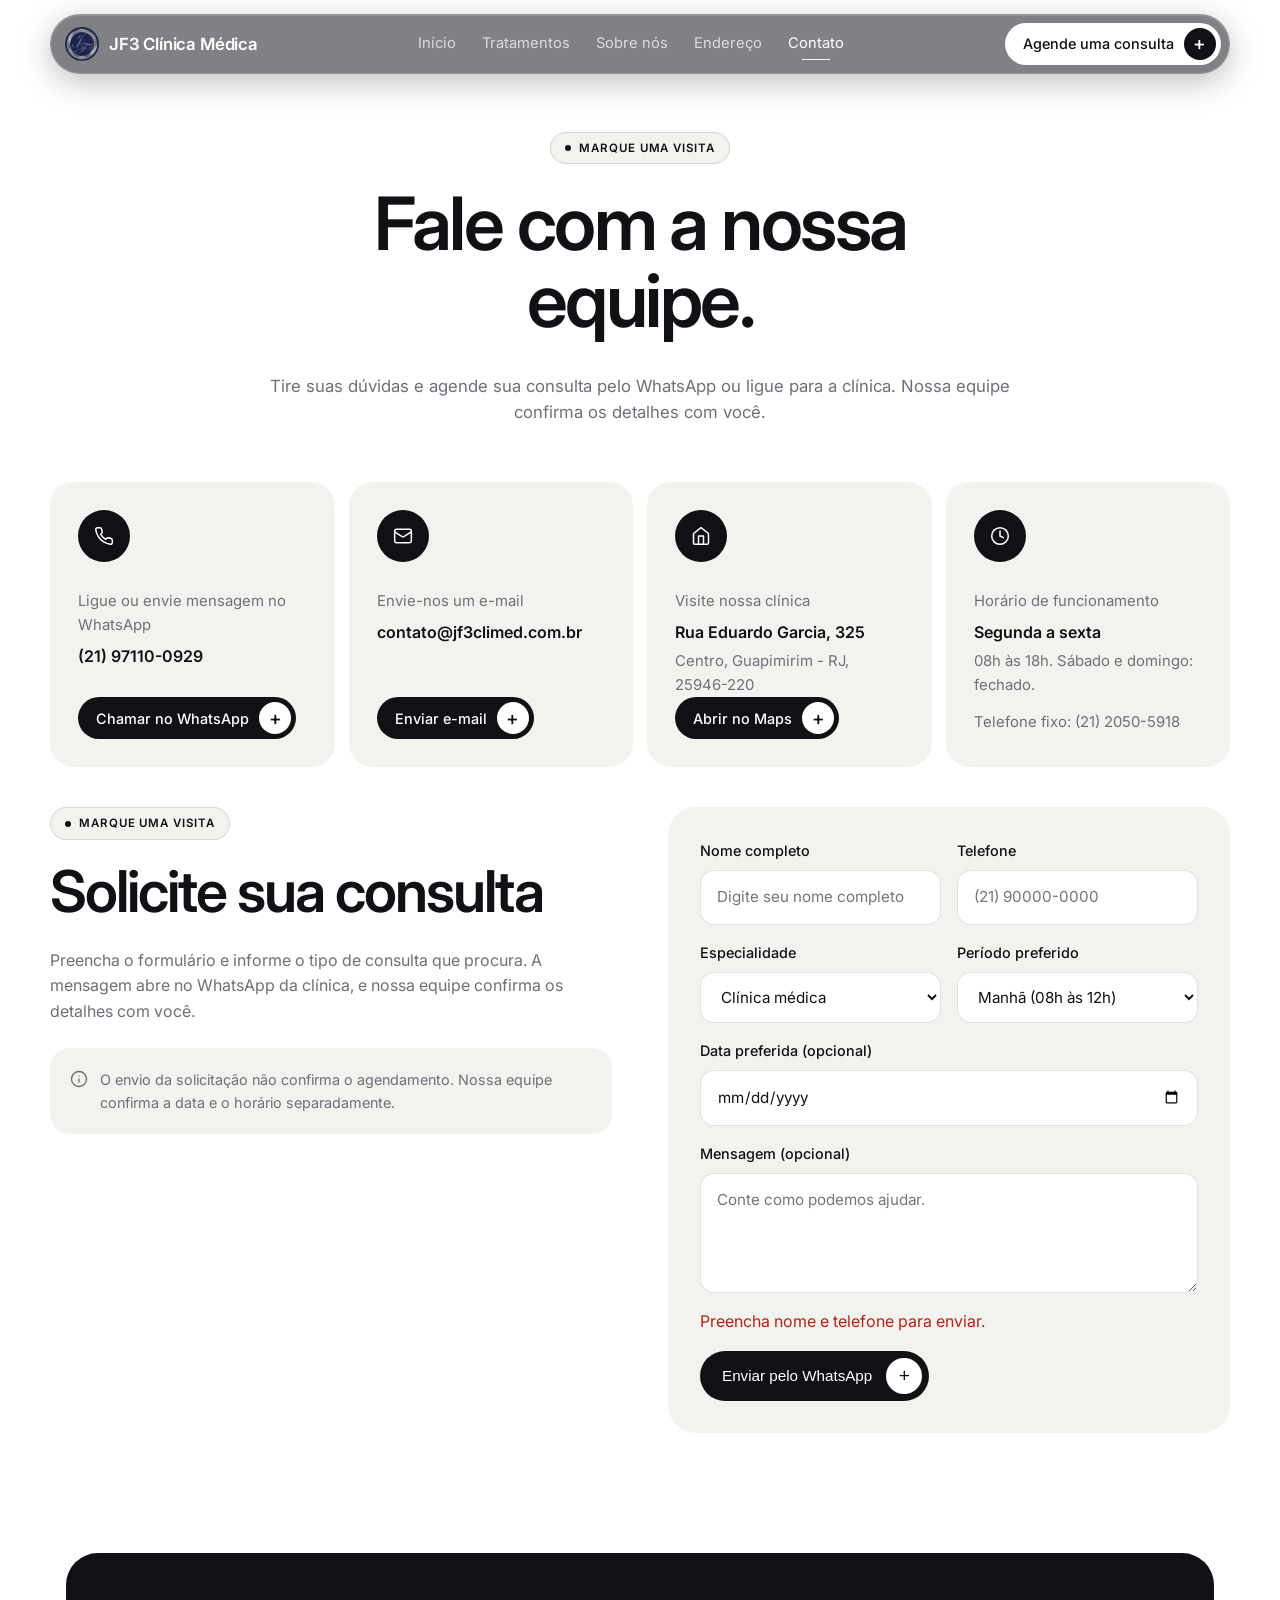
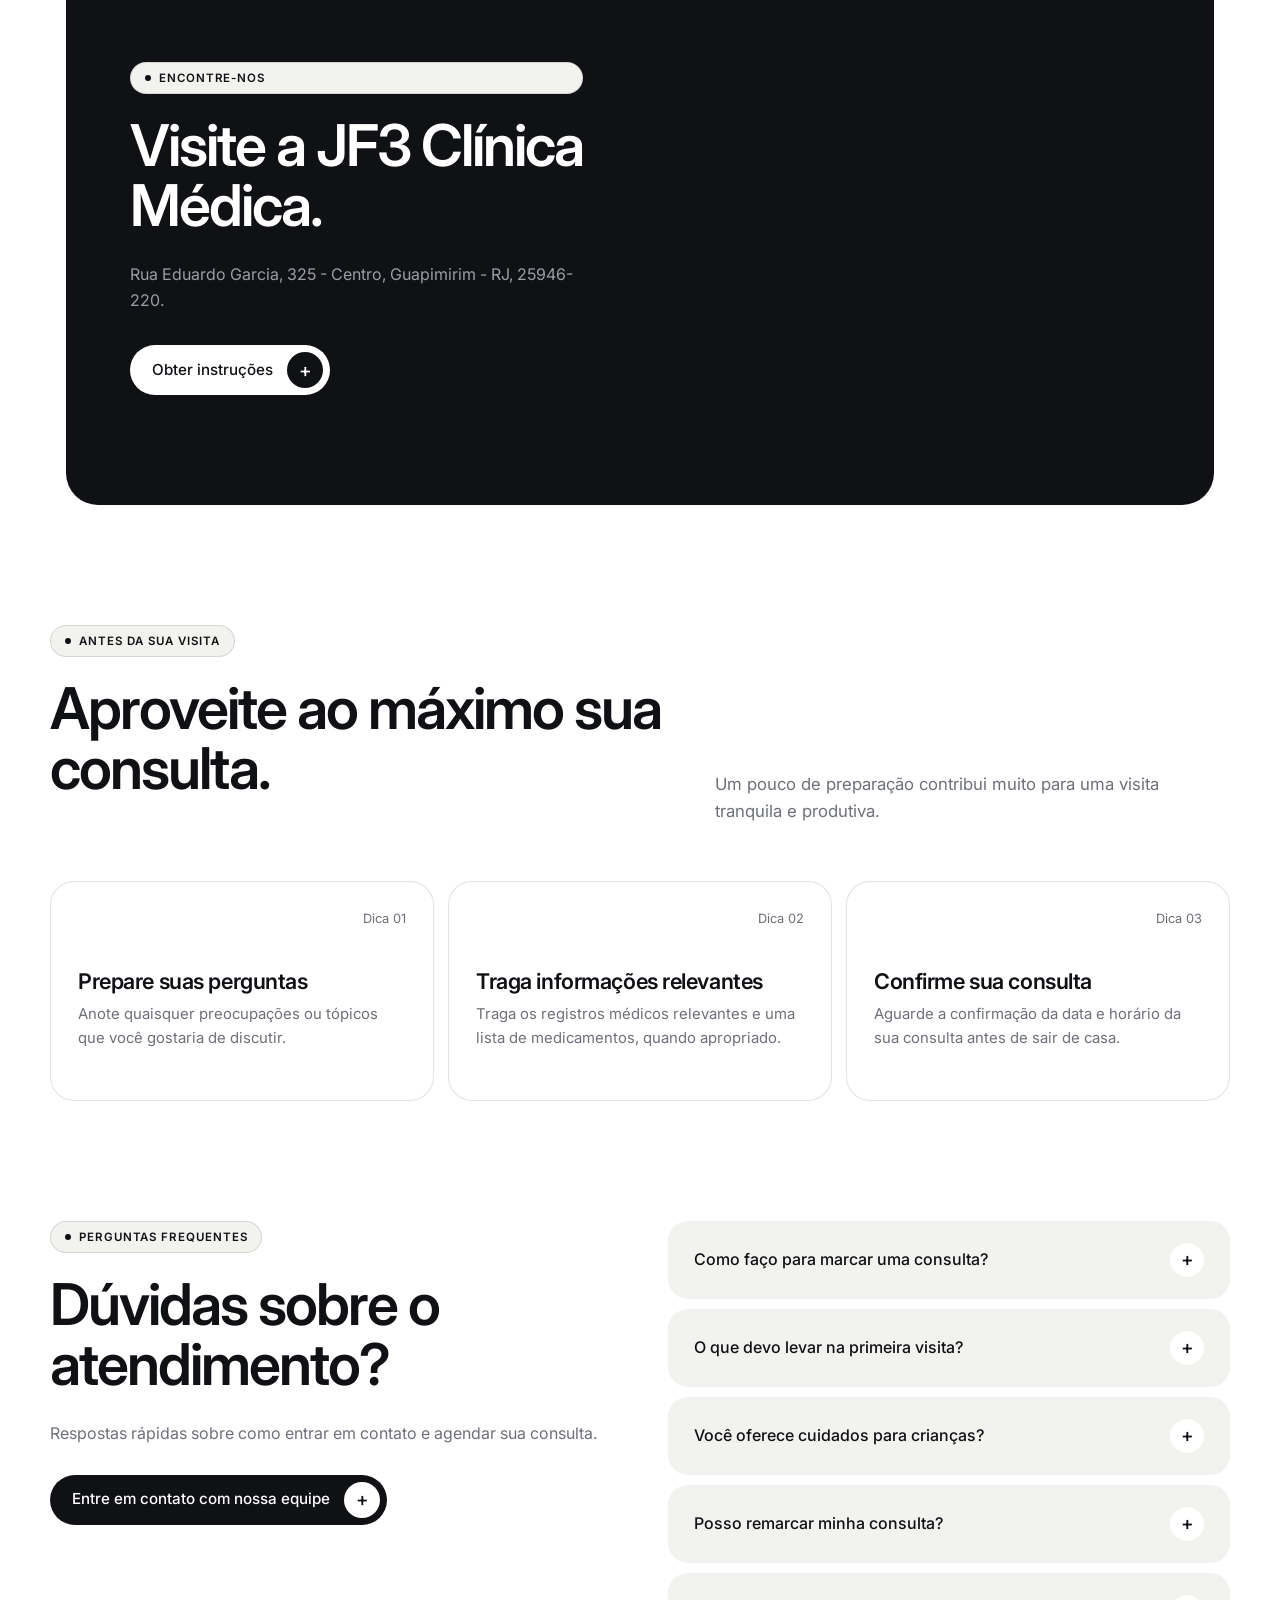
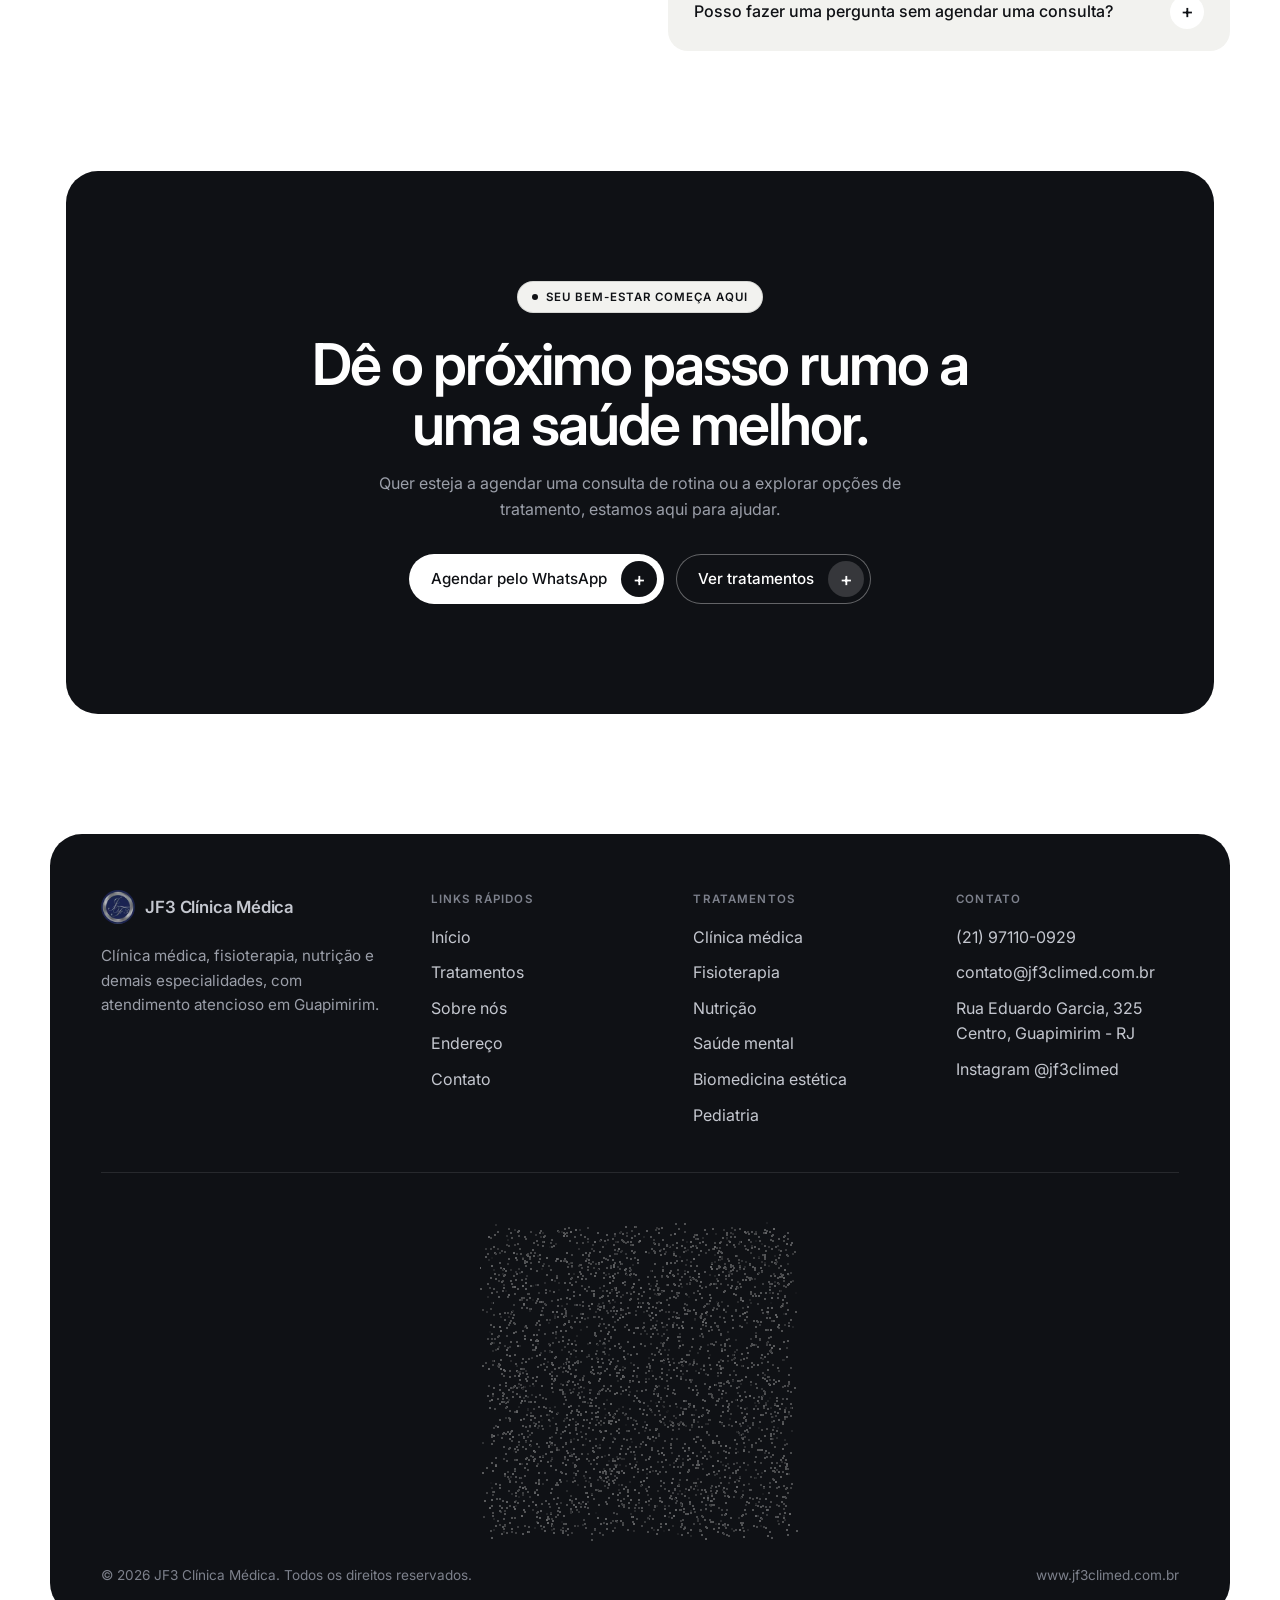
<file: contato.html>
<!doctype html>
<html lang="pt-BR">
<head>
  <meta charset="utf-8">
  <meta name="viewport" content="width=device-width, initial-scale=1">
  <title>Contato e agendamento | JF3 Clínica Médica em Guapimirim</title>
  <meta name="description" content="Agende sua consulta na JF3 Clínica Médica pelo WhatsApp (21) 97110-0929. Rua Eduardo Garcia, 325, Guapimirim - RJ. Segunda a sexta, das 08h às 18h.">
  <link rel="canonical" href="https://lucassoaresconsultor1-spec.github.io/jf3climed-site/contato.html">
  <meta name="theme-color" content="#0f1115">
  <meta property="og:type" content="website">
  <meta property="og:site_name" content="JF3 Clínica Médica">
  <meta property="og:locale" content="pt_BR">
  <meta property="og:title" content="Contato e agendamento | JF3 Clínica Médica em Guapimirim">
  <meta property="og:description" content="Agende sua consulta na JF3 Clínica Médica pelo WhatsApp (21) 97110-0929. Rua Eduardo Garcia, 325, Guapimirim - RJ. Segunda a sexta, das 08h às 18h.">
  <meta property="og:url" content="https://lucassoaresconsultor1-spec.github.io/jf3climed-site/contato.html">
  <meta property="og:image" content="https://lucassoaresconsultor1-spec.github.io/jf3climed-site/assets/og-image.jpg">
  <meta property="og:image:width" content="1200">
  <meta property="og:image:height" content="630">
  <meta property="og:image:alt" content="JF3 Clínica Médica em Guapimirim - RJ">
  <meta name="twitter:card" content="summary_large_image">
  <link rel="icon" type="image/png" sizes="32x32" href="assets/favicon-32.png">
  <link rel="apple-touch-icon" href="assets/apple-touch-icon.png">
  <link rel="preconnect" href="https://fonts.googleapis.com">
  <link rel="preconnect" href="https://fonts.gstatic.com" crossorigin>
  <link href="https://fonts.googleapis.com/css2?family=Inter:wght@400;500;600;700&display=swap" rel="stylesheet">
  <link rel="stylesheet" href="styles.css?v=202611240645">
</head>
<body>

  <header class="site-header">
    <a href="index.html" class="brand">
      <img src="assets/logo-96.webp" alt="Logo JF3 Clínica Médica" width="34" height="34">
      <span>JF3 Clínica Médica</span>
    </a>
    <nav class="nav" id="menu" aria-label="Principal">
      <a href="index.html">Início</a>
      <a href="tratamentos.html">Tratamentos</a>
      <a href="sobre.html">Sobre nós</a>
      <a href="index.html#endereco">Endereço</a>
      <a href="contato.html" aria-current="page">Contato</a>
      <a href="contato.html#agendar" class="nav-cta">Agende uma consulta</a>
    </nav>
    <div class="header-actions">
      <a href="contato.html#agendar" class="btn btn-small">Agende uma consulta</a>
      <button class="menu-toggle" type="button" aria-expanded="false" aria-controls="menu" aria-label="Abrir menu">☰</button>
    </div>
  </header>

  <main>
    <section class="section" style="padding-top: 72px; padding-bottom: 40px;">
      <div class="section-head center">
        <p class="eyebrow">Marque uma visita</p>
        <h1>Fale com a nossa equipe.</h1>
        <p>Tire suas dúvidas e agende sua consulta pelo WhatsApp ou ligue para a clínica. Nossa equipe confirma os detalhes com você.</p>
      </div>

      <div class="contact-grid">
        <div>
          <span class="icon"><svg width="20" height="20" viewBox="0 0 24 24" fill="none" stroke="currentColor" stroke-width="1.8" stroke-linecap="round" stroke-linejoin="round" aria-hidden="true"><path d="M22 16.92v3a2 2 0 0 1-2.18 2 19.79 19.79 0 0 1-8.63-3.07 19.5 19.5 0 0 1-6-6 19.79 19.79 0 0 1-3.07-8.67A2 2 0 0 1 4.11 2h3a2 2 0 0 1 2 1.72c.13.96.36 1.9.7 2.81a2 2 0 0 1-.45 2.11L8.09 9.91a16 16 0 0 0 6 6l1.27-1.27a2 2 0 0 1 2.11-.45c.91.34 1.85.57 2.81.7A2 2 0 0 1 22 16.92z"/></svg></span>
          <p>Ligue ou envie mensagem no WhatsApp</p>
          <strong>(21) 97110-0929</strong>
          <a href="https://wa.me/5521971100929" class="btn btn-dark btn-small" target="_blank" rel="noopener">Chamar no WhatsApp</a>
        </div>
        <div>
          <span class="icon"><svg width="20" height="20" viewBox="0 0 24 24" fill="none" stroke="currentColor" stroke-width="1.8" stroke-linecap="round" stroke-linejoin="round" aria-hidden="true"><rect width="20" height="16" x="2" y="4" rx="2"/><path d="m22 7-8.97 5.7a1.94 1.94 0 0 1-2.06 0L2 7"/></svg></span>
          <p>Envie-nos um e-mail</p>
          <strong>contato@jf3climed.com.br</strong>
          <a href="mailto:contato@jf3climed.com.br" class="btn btn-dark btn-small">Enviar e-mail</a>
        </div>
        <div>
          <span class="icon"><svg width="20" height="20" viewBox="0 0 24 24" fill="none" stroke="currentColor" stroke-width="1.8" stroke-linecap="round" stroke-linejoin="round" aria-hidden="true"><path d="m3 9 9-7 9 7v11a2 2 0 0 1-2 2H5a2 2 0 0 1-2-2z"/><path d="M9 22V12h6v10"/></svg></span>
          <p>Visite nossa clínica</p>
          <strong>Rua Eduardo Garcia, 325</strong>
          <p style="margin: 4px 0 0;">Centro, Guapimirim - RJ, 25946-220</p>
          <a href="https://www.google.com/maps/search/?api=1&amp;query=Rua+Eduardo+Garcia+325+Centro+Guapimirim+RJ+25946220" class="btn btn-dark btn-small" target="_blank" rel="noopener">Abrir no Maps</a>
        </div>
        <div>
          <span class="icon"><svg width="20" height="20" viewBox="0 0 24 24" fill="none" stroke="currentColor" stroke-width="1.8" stroke-linecap="round" stroke-linejoin="round" aria-hidden="true"><circle cx="12" cy="12" r="10"/><path d="M12 6v6l4 2"/></svg></span>
          <p>Horário de funcionamento</p>
          <strong>Segunda a sexta</strong>
          <p style="margin: 4px 0 0;">08h às 18h. Sábado e domingo: fechado.</p>
          <p style="margin: 14px 0 0;">Telefone fixo: (21) 2050-5918</p>
        </div>
      </div>
    </section>

    <section class="section" id="agendar" style="padding-top: 0;">
      <div class="split" style="align-items: start;">
        <div>
          <p class="eyebrow">Marque uma visita</p>
          <h2>Solicite sua consulta</h2>
          <p>Preencha o formulário e informe o tipo de consulta que procura. A mensagem abre no WhatsApp da clínica, e nossa equipe confirma os detalhes com você.</p>
          <div class="note">
            <svg width="18" height="18" viewBox="0 0 24 24" fill="none" stroke="currentColor" stroke-width="1.8" stroke-linecap="round" stroke-linejoin="round" aria-hidden="true"><circle cx="12" cy="12" r="10"/><path d="M12 16v-4"/><path d="M12 8h.01"/></svg>
            <span>O envio da solicitação não confirma o agendamento. Nossa equipe confirma a data e o horário separadamente.</span>
          </div>
        </div>
        <form class="form-card" id="form-agendar" novalidate>
          <div class="field">
            <label for="f-nome">Nome completo</label>
            <input id="f-nome" name="nome" type="text" autocomplete="name" placeholder="Digite seu nome completo" required>
          </div>
          <div class="field">
            <label for="f-telefone">Telefone</label>
            <input id="f-telefone" name="telefone" type="tel" autocomplete="tel" placeholder="(21) 90000-0000" required>
          </div>
          <div class="field">
            <label for="f-servico">Especialidade</label>
            <select id="f-servico" name="servico">
              <option>Clínica médica</option>
              <option>Consulta popular</option>
              <option>Biomedicina estética</option>
              <option>Fisioterapia</option>
              <option>Nutrição</option>
              <option>Saúde mental</option>
              <option>Pediatria</option>
            </select>
          </div>
          <div class="field">
            <label for="f-periodo">Período preferido</label>
            <select id="f-periodo" name="periodo">
              <option>Manhã (08h às 12h)</option>
              <option>Tarde (12h às 18h)</option>
              <option>Qualquer horário</option>
            </select>
          </div>
          <div class="field full">
            <label for="f-data">Data preferida (opcional)</label>
            <input id="f-data" name="data" type="date">
          </div>
          <div class="field full">
            <label for="f-mensagem">Mensagem (opcional)</label>
            <textarea id="f-mensagem" name="mensagem" placeholder="Conte como podemos ajudar."></textarea>
          </div>
          <p class="field full" id="f-erro" role="alert" style="color: #b42318; margin: 0;" hidden>Preencha nome e telefone para enviar.</p>
          <button type="submit" class="btn btn-dark">Enviar pelo WhatsApp</button>
        </form>
      </div>
    </section>

    <section class="section has-band" style="padding-top: 0;">
      <div class="band">
        <div class="map-band">
          <div style="display: flex; flex-direction: column; justify-content: center;">
            <p class="eyebrow">Encontre-nos</p>
            <h2>Visite a JF3 Clínica Médica.</h2>
            <p class="muted">Rua Eduardo Garcia, 325 - Centro, Guapimirim - RJ, 25946-220.</p>
            <div style="margin-top: 16px;">
              <a href="https://www.google.com/maps/search/?api=1&amp;query=Rua+Eduardo+Garcia+325+Centro+Guapimirim+RJ+25946220" class="btn" target="_blank" rel="noopener" style="align-self: flex-start;">Obter instruções</a>
            </div>
          </div>
          <iframe
            title="Mapa: JF3 Clínica Médica"
            src="https://www.google.com/maps?q=Rua+Eduardo+Garcia+325+Centro+Guapimirim+RJ+25946220&amp;output=embed"
            loading="lazy"
            referrerpolicy="no-referrer-when-downgrade"></iframe>
        </div>
      </div>
    </section>

    <section class="section" style="padding-top: 0;">
      <div class="section-head">
        <div>
          <p class="eyebrow">Antes da sua visita</p>
          <h2>Aproveite ao máximo sua consulta.</h2>
        </div>
        <div>
          <p>Um pouco de preparação contribui muito para uma visita tranquila e produtiva.</p>
        </div>
      </div>
      <div class="tips">
        <div><span class="num">Dica 01</span><h3>Prepare suas perguntas</h3><p>Anote quaisquer preocupações ou tópicos que você gostaria de discutir.</p></div>
        <div><span class="num">Dica 02</span><h3>Traga informações relevantes</h3><p>Traga os registros médicos relevantes e uma lista de medicamentos, quando apropriado.</p></div>
        <div><span class="num">Dica 03</span><h3>Confirme sua consulta</h3><p>Aguarde a confirmação da data e horário da sua consulta antes de sair de casa.</p></div>
      </div>
    </section>

    <section class="section" style="padding-top: 0;">
      <div class="split" style="align-items: start;">
        <div>
          <p class="eyebrow">Perguntas frequentes</p>
          <h2>Dúvidas sobre o atendimento?</h2>
          <p class="muted">Respostas rápidas sobre como entrar em contato e agendar sua consulta.</p>
          <a href="https://wa.me/5521971100929" class="btn btn-dark" target="_blank" rel="noopener" style="margin-top: 12px;">Entre em contato com nossa equipe</a>
        </div>
        <div class="faq">
          <details>
            <summary>Como faço para marcar uma consulta?</summary>
            <p>Envie uma mensagem para o WhatsApp (21) 97110-0929 ou ligue para a clínica. Nossa equipe confirma data e horário com você.</p>
          </details>
          <details>
            <summary>O que devo levar na primeira visita?</summary>
            <p>Documento de identificação, carteirinha do plano de saúde, se tiver, e exames ou registros médicos anteriores que sejam relevantes.</p>
          </details>
          <details>
            <summary>Você oferece cuidados para crianças?</summary>
            <p>Sim, temos atendimento pediátrico, com foco no desenvolvimento saudável e na orientação para as famílias.</p>
          </details>
          <details>
            <summary>Posso remarcar minha consulta?</summary>
            <p>Sim. Peça a remarcação com antecedência pelo WhatsApp, e nossa equipe encontra um novo horário para você.</p>
          </details>
          <details>
            <summary>Posso fazer uma pergunta sem agendar uma consulta?</summary>
            <p>Sim. Envie sua dúvida pelo WhatsApp e nossa equipe orienta sobre os próximos passos.</p>
          </details>
        </div>
      </div>
    </section>

    <section class="section has-band" style="padding-top: 0;">
      <div class="band cta">
        <p class="eyebrow">Seu bem-estar começa aqui</p>
        <h2>Dê o próximo passo rumo a uma saúde melhor.</h2>
        <p>Quer esteja a agendar uma consulta de rotina ou a explorar opções de tratamento, estamos aqui para ajudar.</p>
        <div class="actions">
          <a href="https://wa.me/5521971100929" class="btn" target="_blank" rel="noopener">Agendar pelo WhatsApp</a>
          <a href="tratamentos.html" class="btn btn-outline">Ver tratamentos</a>
        </div>
      </div>
    </section>
  </main>

  <footer class="site-footer">
    <div class="footer-top">
      <div>
        <a href="index.html" class="brand"><img loading="lazy" decoding="async" src="assets/logo-96.webp" alt="" width="44" height="44"><span>JF3 Clínica Médica</span></a>
        <p class="footer-about">Clínica médica, fisioterapia, nutrição e demais especialidades, com atendimento atencioso em Guapimirim.</p>
      </div>
      <div>
        <h4>Links rápidos</h4>
        <ul>
          <li><a href="index.html">Início</a></li>
          <li><a href="tratamentos.html">Tratamentos</a></li>
          <li><a href="sobre.html">Sobre nós</a></li>
          <li><a href="index.html#endereco">Endereço</a></li>
          <li><a href="contato.html">Contato</a></li>
        </ul>
      </div>
      <div>
        <h4>Tratamentos</h4>
        <ul>
          <li><a href="tratamento.html#clinica">Clínica médica</a></li>
          <li><a href="tratamento.html#fisioterapia">Fisioterapia</a></li>
          <li><a href="tratamento.html#nutricao">Nutrição</a></li>
          <li><a href="tratamento.html#saude-mental">Saúde mental</a></li>
          <li><a href="tratamento.html#biomedicina">Biomedicina estética</a></li>
          <li><a href="tratamento.html#pediatria">Pediatria</a></li>
        </ul>
      </div>
      <div>
        <h4>Contato</h4>
        <ul>
          <li><a href="https://wa.me/5521971100929" target="_blank" rel="noopener">(21) 97110-0929</a></li>
          <li><a href="mailto:contato@jf3climed.com.br">contato@jf3climed.com.br</a></li>
          <li>Rua Eduardo Garcia, 325<br>Centro, Guapimirim - RJ</li>
          <li><a href="https://www.instagram.com/jf3climed/" target="_blank" rel="noopener">Instagram @jf3climed</a></li>
        </ul>
      </div>
    </div>
    <canvas class="footer-mark" data-particles="assets/logo-mark.webp" aria-hidden="true"></canvas>
    <div class="footer-bottom">
      <span>© <span class="year"></span> JF3 Clínica Médica. Todos os direitos reservados.</span>
      <span>www.jf3climed.com.br</span>
    </div>
  </footer>

  <a class="wa-float" href="https://wa.me/5521971100929?text=Ol%C3%A1!%20Gostaria%20de%20agendar%20uma%20consulta%20na%20JF3%20Cl%C3%ADnica%20M%C3%A9dica." target="_blank" rel="noopener" aria-label="Conversar com a JF3 no WhatsApp"><svg viewBox="0 0 24 24" fill="currentColor" aria-hidden="true"><path d="M17.472 14.382c-.297-.149-1.758-.867-2.03-.967-.273-.099-.471-.148-.67.15-.197.297-.767.966-.94 1.164-.173.199-.347.223-.644.075-.297-.15-1.255-.463-2.39-1.475-.883-.788-1.48-1.761-1.653-2.059-.173-.297-.018-.458.13-.606.134-.133.298-.347.446-.52.149-.174.198-.298.298-.497.099-.198.05-.371-.025-.52-.075-.149-.669-1.612-.916-2.207-.242-.579-.487-.5-.669-.51-.173-.008-.371-.01-.57-.01-.198 0-.52.074-.792.372-.272.297-1.04 1.016-1.04 2.479 0 1.462 1.065 2.875 1.213 3.074.149.198 2.096 3.2 5.077 4.487.709.306 1.262.489 1.694.625.712.227 1.36.195 1.871.118.571-.085 1.758-.719 2.006-1.413.248-.694.248-1.289.173-1.413-.074-.124-.272-.198-.57-.347m-5.421 7.403h-.004a9.87 9.87 0 01-5.031-1.378l-.361-.214-3.741.982.998-3.648-.235-.374a9.86 9.86 0 01-1.51-5.26c.001-5.45 4.436-9.884 9.888-9.884 2.64 0 5.122 1.03 6.988 2.898a9.825 9.825 0 012.893 6.994c-.003 5.45-4.437 9.884-9.885 9.884m8.413-18.297A11.815 11.815 0 0012.05 0C5.495 0 .16 5.335.157 11.892c0 2.096.547 4.142 1.588 5.945L.057 24l6.305-1.654a11.882 11.882 0 005.683 1.448h.005c6.554 0 11.89-5.335 11.893-11.893a11.821 11.821 0 00-3.48-8.413Z"/></svg></a>

  <script src="script.js?v=202611240645"></script>
  <script src="effects.js?v=202611240645"></script>
</body>
</html>
</file>
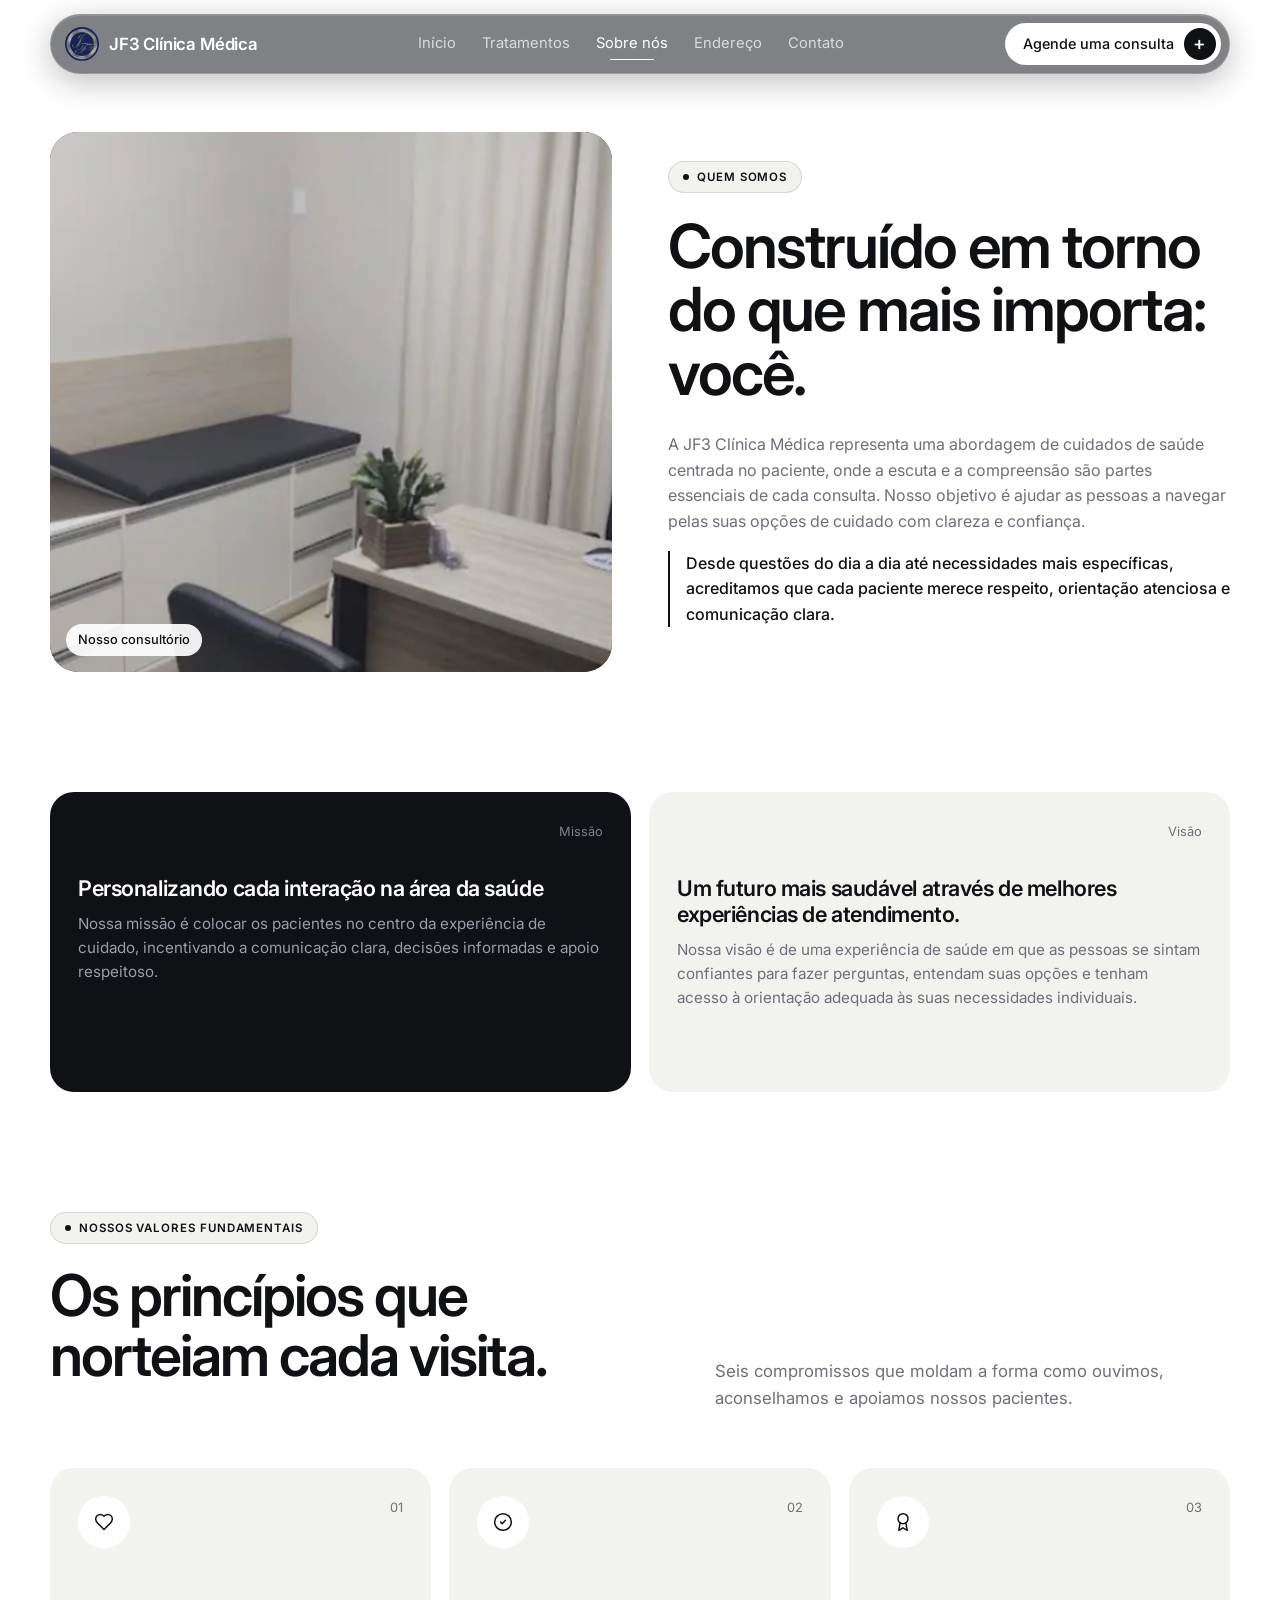
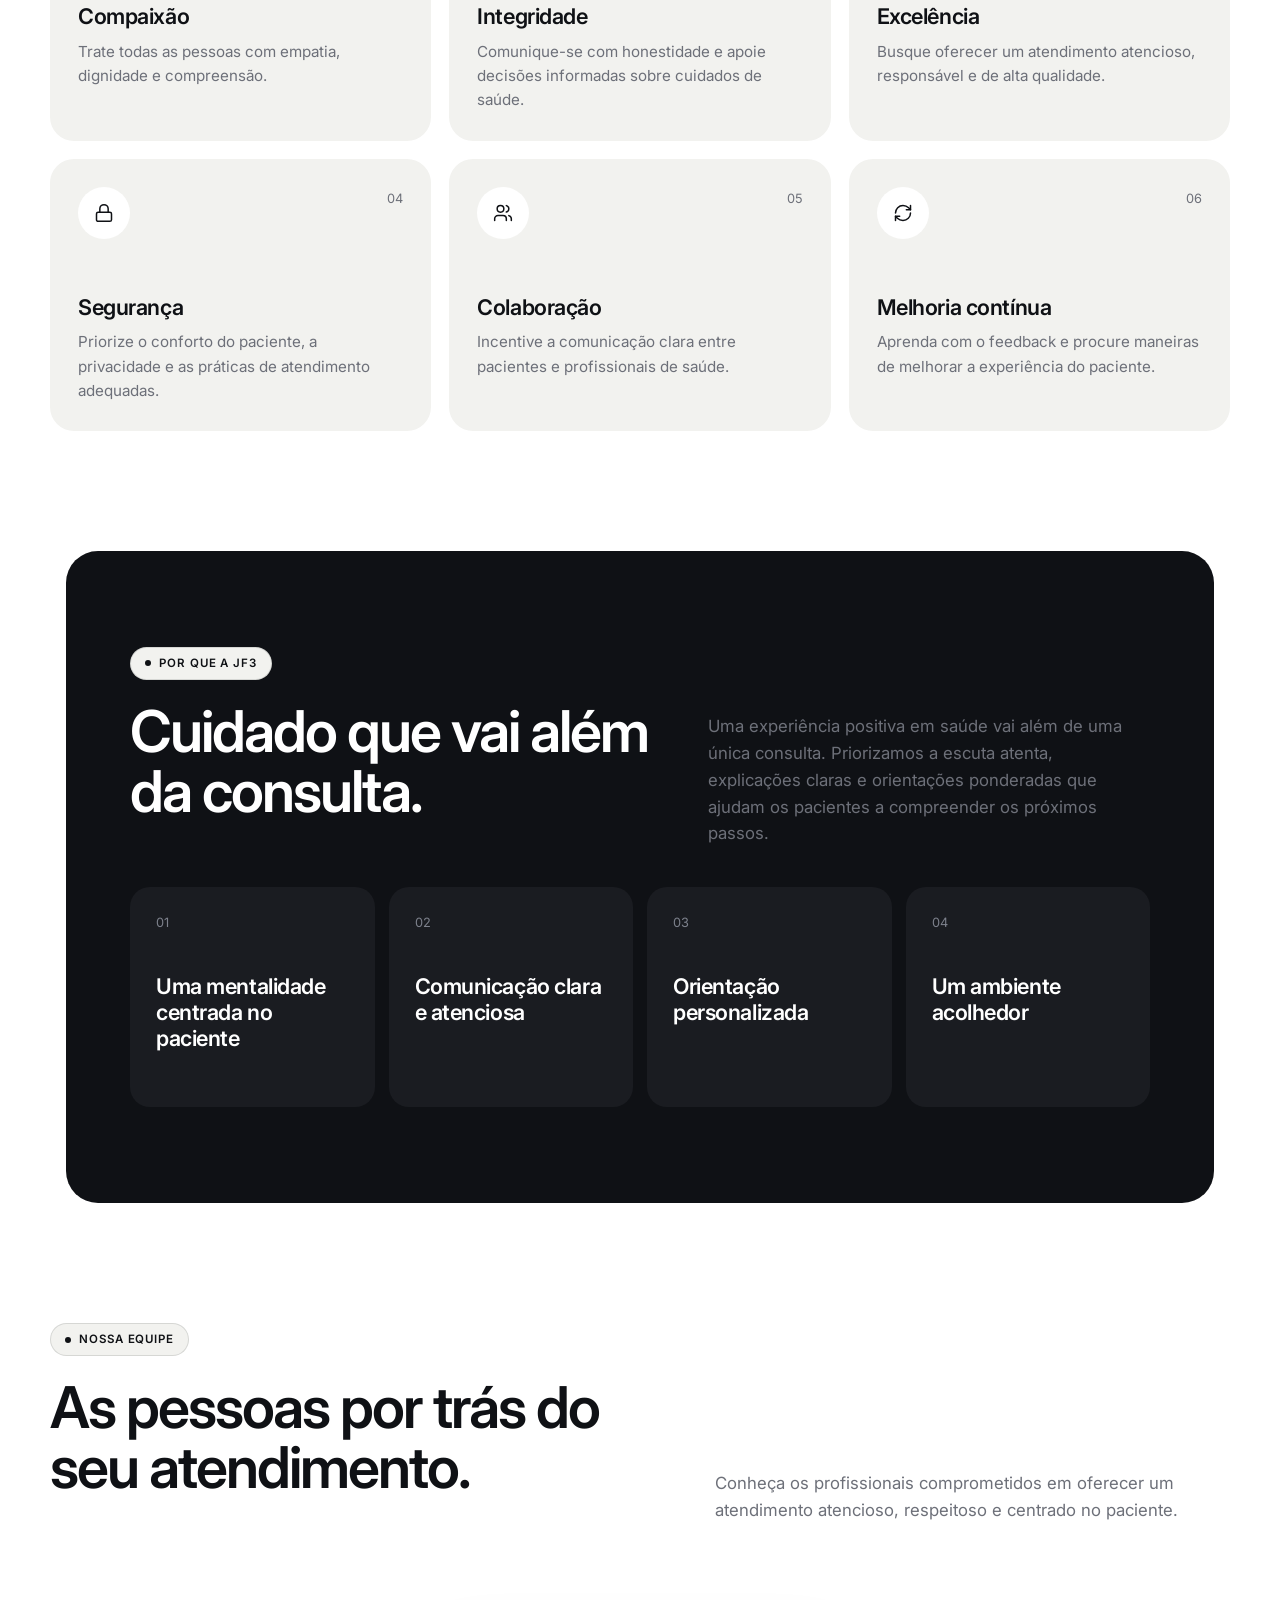
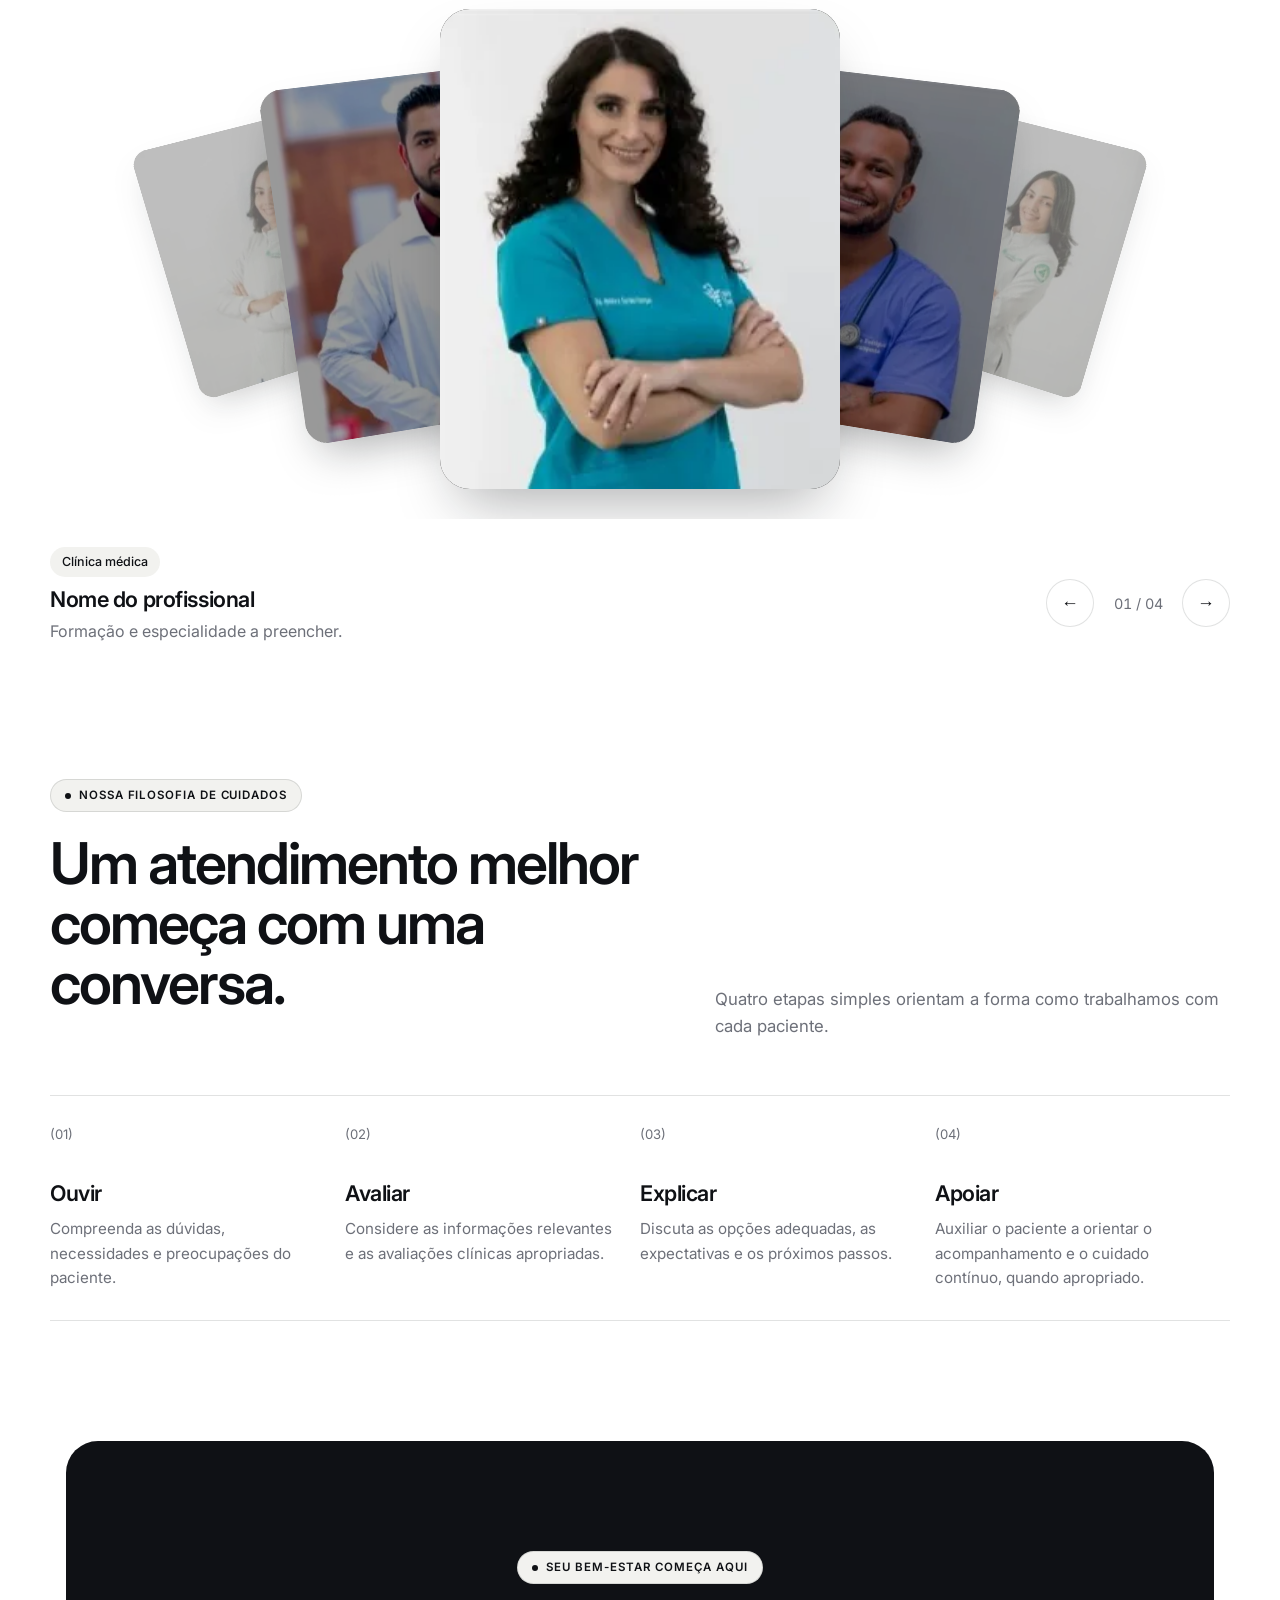
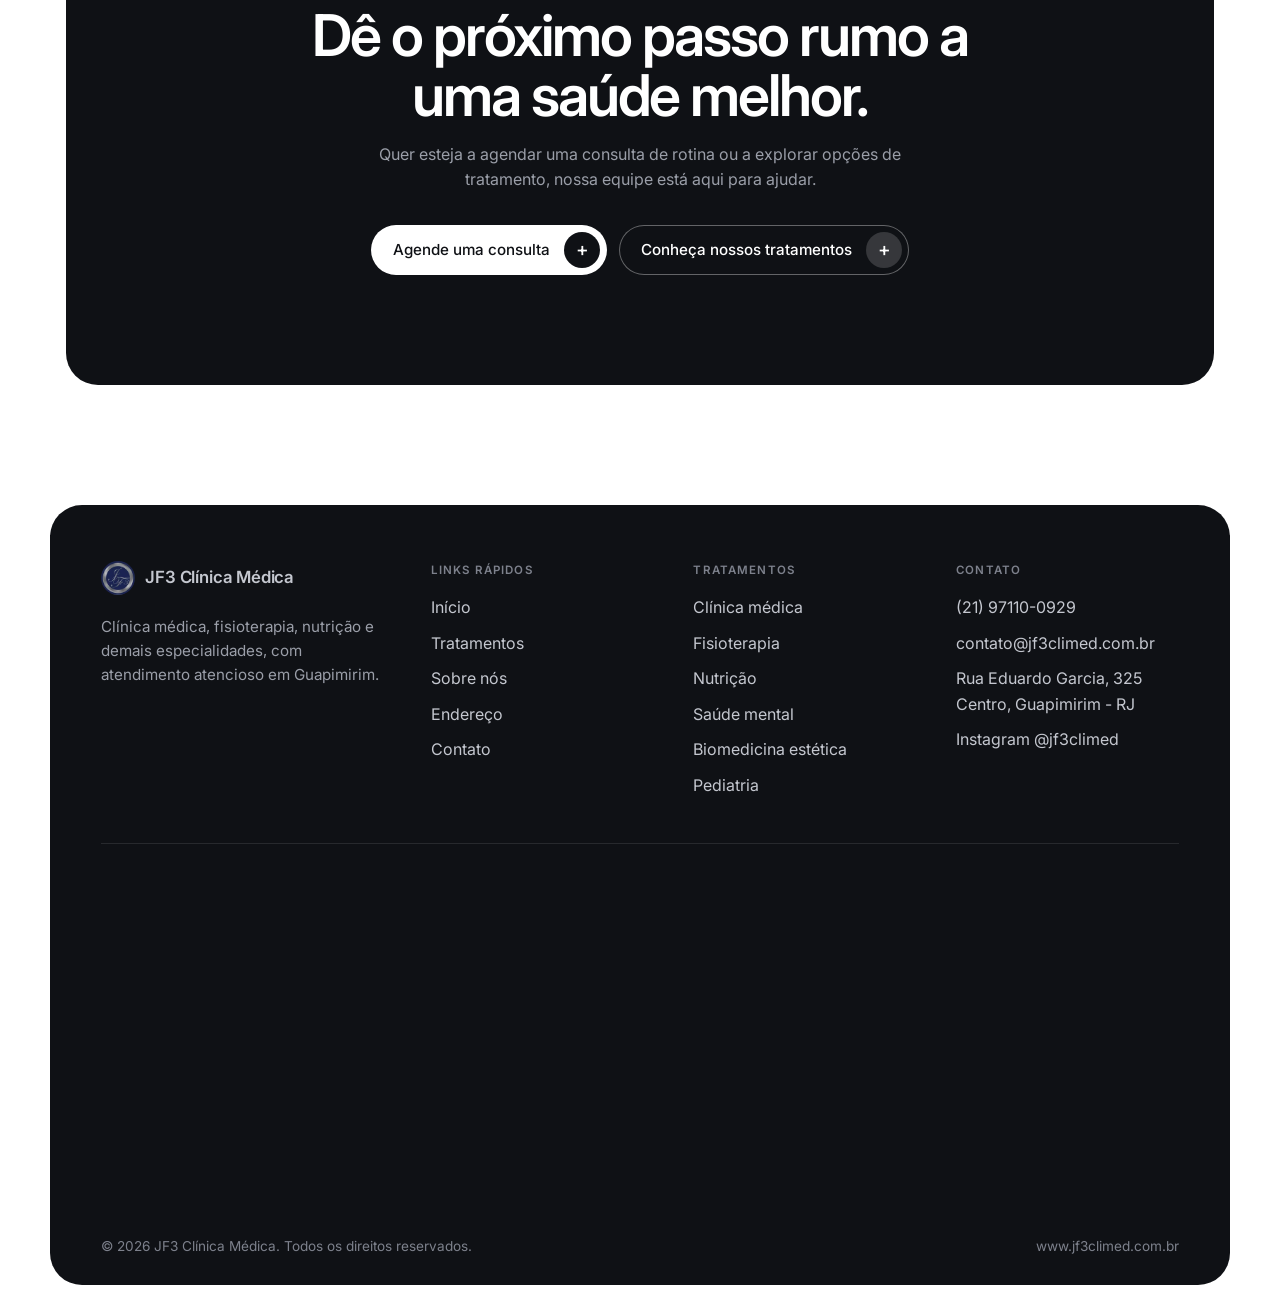
<file: sobre.html>
<!doctype html>
<html lang="pt-BR">
<head>
  <meta charset="utf-8">
  <meta name="viewport" content="width=device-width, initial-scale=1">
  <title>Sobre nós | JF3 Clínica Médica em Guapimirim</title>
  <meta name="description" content="Conheça a JF3 Clínica Médica, em Guapimirim - RJ: missão, valores, equipe e a forma como cuidamos de cada paciente.">
  <link rel="canonical" href="https://lucassoaresconsultor1-spec.github.io/jf3climed-site/sobre.html">
  <meta name="theme-color" content="#0f1115">
  <meta property="og:type" content="website">
  <meta property="og:site_name" content="JF3 Clínica Médica">
  <meta property="og:locale" content="pt_BR">
  <meta property="og:title" content="Sobre nós | JF3 Clínica Médica em Guapimirim">
  <meta property="og:description" content="Conheça a JF3 Clínica Médica, em Guapimirim - RJ: missão, valores, equipe e a forma como cuidamos de cada paciente.">
  <meta property="og:url" content="https://lucassoaresconsultor1-spec.github.io/jf3climed-site/sobre.html">
  <meta property="og:image" content="https://lucassoaresconsultor1-spec.github.io/jf3climed-site/assets/og-image.jpg">
  <meta property="og:image:width" content="1200">
  <meta property="og:image:height" content="630">
  <meta property="og:image:alt" content="JF3 Clínica Médica em Guapimirim - RJ">
  <meta name="twitter:card" content="summary_large_image">
  <link rel="icon" type="image/png" sizes="32x32" href="assets/favicon-32.png">
  <link rel="apple-touch-icon" href="assets/apple-touch-icon.png">
  <link rel="preconnect" href="https://fonts.googleapis.com">
  <link rel="preconnect" href="https://fonts.gstatic.com" crossorigin>
  <link href="https://fonts.googleapis.com/css2?family=Inter:wght@400;500;600;700&display=swap" rel="stylesheet">
  <link rel="stylesheet" href="styles.css?v=202611240645">
</head>
<body>

  <header class="site-header">
    <a href="index.html" class="brand">
      <img src="assets/logo-96.webp" alt="Logo JF3 Clínica Médica" width="34" height="34">
      <span>JF3 Clínica Médica</span>
    </a>
    <nav class="nav" id="menu" aria-label="Principal">
      <a href="index.html">Início</a>
      <a href="tratamentos.html">Tratamentos</a>
      <a href="sobre.html" aria-current="page">Sobre nós</a>
      <a href="index.html#endereco">Endereço</a>
      <a href="contato.html">Contato</a>
      <a href="contato.html#agendar" class="nav-cta">Agende uma consulta</a>
    </nav>
    <div class="header-actions">
      <a href="contato.html#agendar" class="btn btn-small">Agende uma consulta</a>
      <button class="menu-toggle" type="button" aria-expanded="false" aria-controls="menu" aria-label="Abrir menu">☰</button>
    </div>
  </header>

  <main>
    <section class="section" style="padding-top: 72px;">
      <div class="split">
        <div class="photo" style="min-height: 540px;">
          <img loading="lazy" decoding="async" src="assets/clinica-consultorio.webp" alt="Consultório da JF3 Clínica Médica">
          <span>Nosso consultório</span>
        </div>
        <div>
          <p class="eyebrow">Quem somos</p>
          <h1 style="font-size: clamp(2.4rem, 4.8vw, 3.8rem);">Construído em torno do que mais importa: você.</h1>
          <p>A JF3 Clínica Médica representa uma abordagem de cuidados de saúde centrada no paciente, onde a escuta e a compreensão são partes essenciais de cada consulta. Nosso objetivo é ajudar as pessoas a navegar pelas suas opções de cuidado com clareza e confiança.</p>
          <p style="border-left: 2px solid var(--ink); padding-left: 16px; color: var(--ink); font-weight: 500;">Desde questões do dia a dia até necessidades mais específicas, acreditamos que cada paciente merece respeito, orientação atenciosa e comunicação clara.</p>
        </div>
      </div>
    </section>

    <section class="section" style="padding-top: 0;">
      <div class="cards cards-2">
        <article class="card" style="min-height: 300px; background: var(--dark);">
          <span class="num" style="color:#7d818c">Missão</span>
          <h3 style="color:#fff;">Personalizando cada interação na área da saúde</h3>
          <p style="color:#9a9ea8">Nossa missão é colocar os pacientes no centro da experiência de cuidado, incentivando a comunicação clara, decisões informadas e apoio respeitoso.</p>
        </article>
        <article class="card" style="min-height: 300px;">
          <span class="num">Visão</span>
          <h3>Um futuro mais saudável através de melhores experiências de atendimento.</h3>
          <p>Nossa visão é de uma experiência de saúde em que as pessoas se sintam confiantes para fazer perguntas, entendam suas opções e tenham acesso à orientação adequada às suas necessidades individuais.</p>
        </article>
      </div>
    </section>

    <section class="section" style="padding-top: 0;">
      <div class="section-head">
        <div>
          <p class="eyebrow">Nossos valores fundamentais</p>
          <h2>Os princípios que norteiam cada visita.</h2>
        </div>
        <div>
          <p>Seis compromissos que moldam a forma como ouvimos, aconselhamos e apoiamos nossos pacientes.</p>
        </div>
      </div>
      <div class="cards cards-3 m-grid2">
        <article class="card"><span class="num">01</span><div class="icon"><svg width="20" height="20" viewBox="0 0 24 24" fill="none" stroke="currentColor" stroke-width="1.8" stroke-linecap="round" stroke-linejoin="round" aria-hidden="true"><path d="M19 14c1.49-1.46 3-3.21 3-5.5A5.5 5.5 0 0 0 16.5 3c-1.76 0-3 .5-4.5 2-1.5-1.5-2.74-2-4.5-2A5.5 5.5 0 0 0 2 8.5c0 2.3 1.5 4.05 3 5.5l7 7Z"/></svg></div><h3>Compaixão</h3><p>Trate todas as pessoas com empatia, dignidade e compreensão.</p></article>
        <article class="card"><span class="num">02</span><div class="icon"><svg width="20" height="20" viewBox="0 0 24 24" fill="none" stroke="currentColor" stroke-width="1.8" stroke-linecap="round" stroke-linejoin="round" aria-hidden="true"><circle cx="12" cy="12" r="10"/><path d="m9 12 2 2 4-4"/></svg></div><h3>Integridade</h3><p>Comunique-se com honestidade e apoie decisões informadas sobre cuidados de saúde.</p></article>
        <article class="card"><span class="num">03</span><div class="icon"><svg width="20" height="20" viewBox="0 0 24 24" fill="none" stroke="currentColor" stroke-width="1.8" stroke-linecap="round" stroke-linejoin="round" aria-hidden="true"><circle cx="12" cy="8" r="6"/><path d="M15.48 12.89 17 22l-5-3-5 3 1.52-9.11"/></svg></div><h3>Excelência</h3><p>Busque oferecer um atendimento atencioso, responsável e de alta qualidade.</p></article>
        <article class="card"><span class="num">04</span><div class="icon"><svg width="20" height="20" viewBox="0 0 24 24" fill="none" stroke="currentColor" stroke-width="1.8" stroke-linecap="round" stroke-linejoin="round" aria-hidden="true"><rect width="18" height="11" x="3" y="11" rx="2"/><path d="M7 11V7a5 5 0 0 1 10 0v4"/></svg></div><h3>Segurança</h3><p>Priorize o conforto do paciente, a privacidade e as práticas de atendimento adequadas.</p></article>
        <article class="card"><span class="num">05</span><div class="icon"><svg width="20" height="20" viewBox="0 0 24 24" fill="none" stroke="currentColor" stroke-width="1.8" stroke-linecap="round" stroke-linejoin="round" aria-hidden="true"><path d="M16 21v-2a4 4 0 0 0-4-4H6a4 4 0 0 0-4 4v2"/><circle cx="9" cy="7" r="4"/><path d="M22 21v-2a4 4 0 0 0-3-3.87"/><path d="M16 3.13a4 4 0 0 1 0 7.75"/></svg></div><h3>Colaboração</h3><p>Incentive a comunicação clara entre pacientes e profissionais de saúde.</p></article>
        <article class="card"><span class="num">06</span><div class="icon"><svg width="20" height="20" viewBox="0 0 24 24" fill="none" stroke="currentColor" stroke-width="1.8" stroke-linecap="round" stroke-linejoin="round" aria-hidden="true"><path d="M3 12a9 9 0 0 1 9-9 9.75 9.75 0 0 1 6.74 2.74L21 8"/><path d="M21 3v5h-5"/><path d="M21 12a9 9 0 0 1-9 9 9.75 9.75 0 0 1-6.74-2.74L3 16"/><path d="M8 16H3v5"/></svg></div><h3>Melhoria contínua</h3><p>Aprenda com o feedback e procure maneiras de melhorar a experiência do paciente.</p></article>
      </div>
    </section>

    <section class="section has-band" style="padding-top: 0;">
      <div class="band">
        <div class="section-head" style="margin-bottom: 40px;">
          <div>
            <p class="eyebrow">Por que a JF3</p>
            <h2>Cuidado que vai além da consulta.</h2>
          </div>
          <div>
            <p class="muted">Uma experiência positiva em saúde vai além de uma única consulta. Priorizamos a escuta atenta, explicações claras e orientações ponderadas que ajudam os pacientes a compreender os próximos passos.</p>
          </div>
        </div>
        <div class="dark-cards grid4">
          <div><span class="num">01</span><h3>Uma mentalidade centrada no paciente</h3></div>
          <div><span class="num">02</span><h3>Comunicação clara e atenciosa</h3></div>
          <div><span class="num">03</span><h3>Orientação personalizada</h3></div>
          <div><span class="num">04</span><h3>Um ambiente acolhedor</h3></div>
        </div>
      </div>
    </section>

    <section class="section" style="padding-top: 0;">
      <div class="section-head">
        <div>
          <p class="eyebrow">Nossa equipe</p>
          <h2>As pessoas por trás do seu atendimento.</h2>
        </div>
        <div>
          <p>Conheça os profissionais comprometidos em oferecer um atendimento atencioso, respeitoso e centrado no paciente.</p>
        </div>
      </div>
      <div class="team-grid" data-coverflow>
        <article class="team-card">
          <img loading="lazy" decoding="async" src="assets/ref-team-1.webp" alt="Profissional da equipe">
          <span class="tag">Clínica médica</span>
          <h3>Nome do profissional</h3>
          <p>Formação e especialidade a preencher.</p>
        </article>
        <article class="team-card">
          <img loading="lazy" decoding="async" src="assets/ref-team-2.webp" alt="Profissional da equipe">
          <span class="tag">Clínica médica</span>
          <h3>Nome do profissional</h3>
          <p>Formação e especialidade a preencher.</p>
        </article>
        <article class="team-card">
          <img loading="lazy" decoding="async" src="assets/ref-team-3.webp" alt="Profissional da equipe">
          <span class="tag">Pediatria</span>
          <h3>Nome do profissional</h3>
          <p>Formação e especialidade a preencher.</p>
        </article>
        <article class="team-card">
          <img loading="lazy" decoding="async" src="assets/ref-team-4.webp" alt="Profissional da equipe">
          <span class="tag">Fisioterapia</span>
          <h3>Nome do profissional</h3>
          <p>Formação e especialidade a preencher.</p>
        </article>
      </div>
    </section>

    <section class="section" style="padding-top: 0;">
      <div class="section-head">
        <div>
          <p class="eyebrow">Nossa filosofia de cuidados</p>
          <h2>Um atendimento melhor começa com uma conversa.</h2>
        </div>
        <div>
          <p>Quatro etapas simples orientam a forma como trabalhamos com cada paciente.</p>
        </div>
      </div>
      <div class="grid-4">
        <div><span>(01)</span><h3>Ouvir</h3><p>Compreenda as dúvidas, necessidades e preocupações do paciente.</p></div>
        <div><span>(02)</span><h3>Avaliar</h3><p>Considere as informações relevantes e as avaliações clínicas apropriadas.</p></div>
        <div><span>(03)</span><h3>Explicar</h3><p>Discuta as opções adequadas, as expectativas e os próximos passos.</p></div>
        <div><span>(04)</span><h3>Apoiar</h3><p>Auxiliar o paciente a orientar o acompanhamento e o cuidado contínuo, quando apropriado.</p></div>
      </div>
    </section>

    <section class="section has-band" style="padding-top: 0;">
      <div class="band cta">
        <p class="eyebrow">Seu bem-estar começa aqui</p>
        <h2>Dê o próximo passo rumo a uma saúde melhor.</h2>
        <p>Quer esteja a agendar uma consulta de rotina ou a explorar opções de tratamento, nossa equipe está aqui para ajudar.</p>
        <div class="actions">
          <a href="contato.html" class="btn">Agende uma consulta</a>
          <a href="tratamentos.html" class="btn btn-outline">Conheça nossos tratamentos</a>
        </div>
      </div>
    </section>
  </main>

  <footer class="site-footer">
    <div class="footer-top">
      <div>
        <a href="index.html" class="brand"><img loading="lazy" decoding="async" src="assets/logo-96.webp" alt="" width="44" height="44"><span>JF3 Clínica Médica</span></a>
        <p class="footer-about">Clínica médica, fisioterapia, nutrição e demais especialidades, com atendimento atencioso em Guapimirim.</p>
      </div>
      <div>
        <h4>Links rápidos</h4>
        <ul>
          <li><a href="index.html">Início</a></li>
          <li><a href="tratamentos.html">Tratamentos</a></li>
          <li><a href="sobre.html">Sobre nós</a></li>
          <li><a href="index.html#endereco">Endereço</a></li>
          <li><a href="contato.html">Contato</a></li>
        </ul>
      </div>
      <div>
        <h4>Tratamentos</h4>
        <ul>
          <li><a href="tratamento.html#clinica">Clínica médica</a></li>
          <li><a href="tratamento.html#fisioterapia">Fisioterapia</a></li>
          <li><a href="tratamento.html#nutricao">Nutrição</a></li>
          <li><a href="tratamento.html#saude-mental">Saúde mental</a></li>
          <li><a href="tratamento.html#biomedicina">Biomedicina estética</a></li>
          <li><a href="tratamento.html#pediatria">Pediatria</a></li>
        </ul>
      </div>
      <div>
        <h4>Contato</h4>
        <ul>
          <li><a href="https://wa.me/5521971100929" target="_blank" rel="noopener">(21) 97110-0929</a></li>
          <li><a href="mailto:contato@jf3climed.com.br">contato@jf3climed.com.br</a></li>
          <li>Rua Eduardo Garcia, 325<br>Centro, Guapimirim - RJ</li>
          <li><a href="https://www.instagram.com/jf3climed/" target="_blank" rel="noopener">Instagram @jf3climed</a></li>
        </ul>
      </div>
    </div>
    <canvas class="footer-mark" data-particles="assets/logo-mark.webp" aria-hidden="true"></canvas>
    <div class="footer-bottom">
      <span>© <span class="year"></span> JF3 Clínica Médica. Todos os direitos reservados.</span>
      <span>www.jf3climed.com.br</span>
    </div>
  </footer>

  <a class="wa-float" href="https://wa.me/5521971100929?text=Ol%C3%A1!%20Gostaria%20de%20agendar%20uma%20consulta%20na%20JF3%20Cl%C3%ADnica%20M%C3%A9dica." target="_blank" rel="noopener" aria-label="Conversar com a JF3 no WhatsApp"><svg viewBox="0 0 24 24" fill="currentColor" aria-hidden="true"><path d="M17.472 14.382c-.297-.149-1.758-.867-2.03-.967-.273-.099-.471-.148-.67.15-.197.297-.767.966-.94 1.164-.173.199-.347.223-.644.075-.297-.15-1.255-.463-2.39-1.475-.883-.788-1.48-1.761-1.653-2.059-.173-.297-.018-.458.13-.606.134-.133.298-.347.446-.52.149-.174.198-.298.298-.497.099-.198.05-.371-.025-.52-.075-.149-.669-1.612-.916-2.207-.242-.579-.487-.5-.669-.51-.173-.008-.371-.01-.57-.01-.198 0-.52.074-.792.372-.272.297-1.04 1.016-1.04 2.479 0 1.462 1.065 2.875 1.213 3.074.149.198 2.096 3.2 5.077 4.487.709.306 1.262.489 1.694.625.712.227 1.36.195 1.871.118.571-.085 1.758-.719 2.006-1.413.248-.694.248-1.289.173-1.413-.074-.124-.272-.198-.57-.347m-5.421 7.403h-.004a9.87 9.87 0 01-5.031-1.378l-.361-.214-3.741.982.998-3.648-.235-.374a9.86 9.86 0 01-1.51-5.26c.001-5.45 4.436-9.884 9.888-9.884 2.64 0 5.122 1.03 6.988 2.898a9.825 9.825 0 012.893 6.994c-.003 5.45-4.437 9.884-9.885 9.884m8.413-18.297A11.815 11.815 0 0012.05 0C5.495 0 .16 5.335.157 11.892c0 2.096.547 4.142 1.588 5.945L.057 24l6.305-1.654a11.882 11.882 0 005.683 1.448h.005c6.554 0 11.89-5.335 11.893-11.893a11.821 11.821 0 00-3.48-8.413Z"/></svg></a>

  <script src="script.js?v=202611240645"></script>
  <script src="effects.js?v=202611240645"></script>
</body>
</html>
</file>
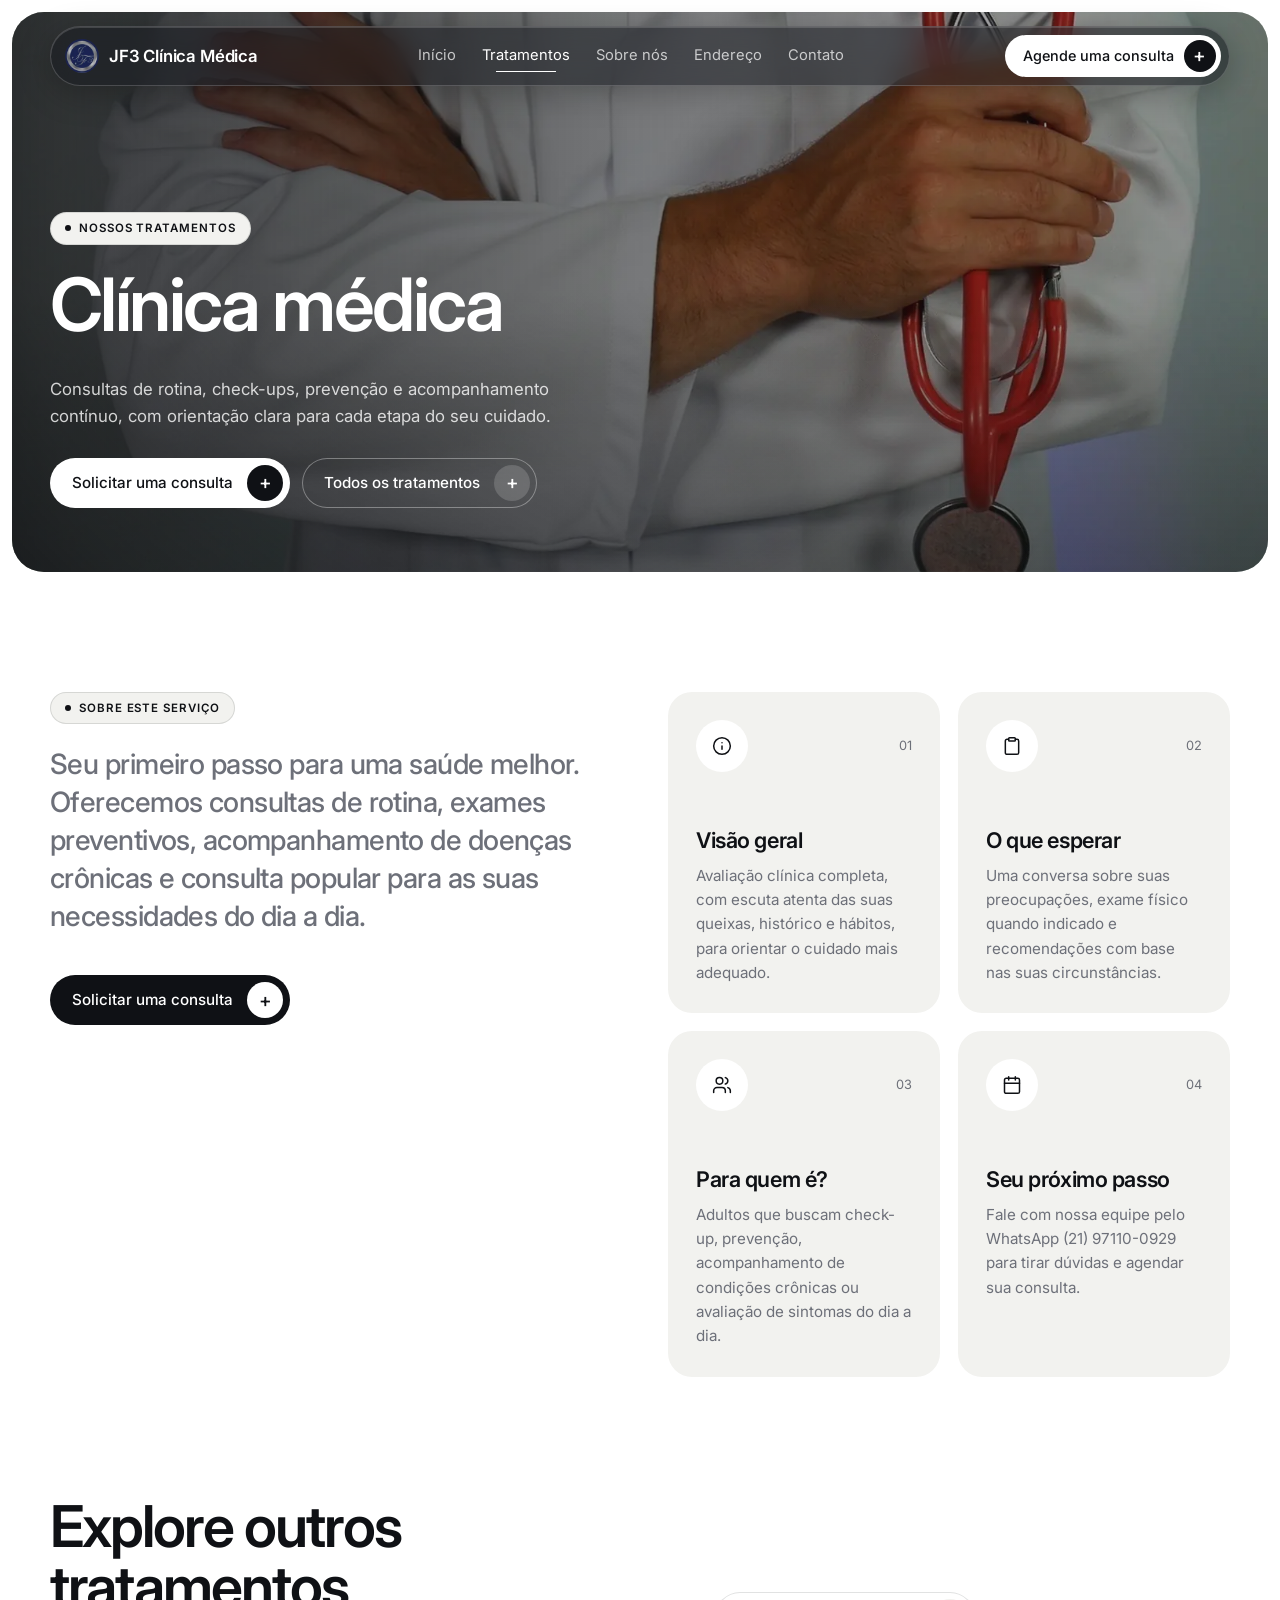
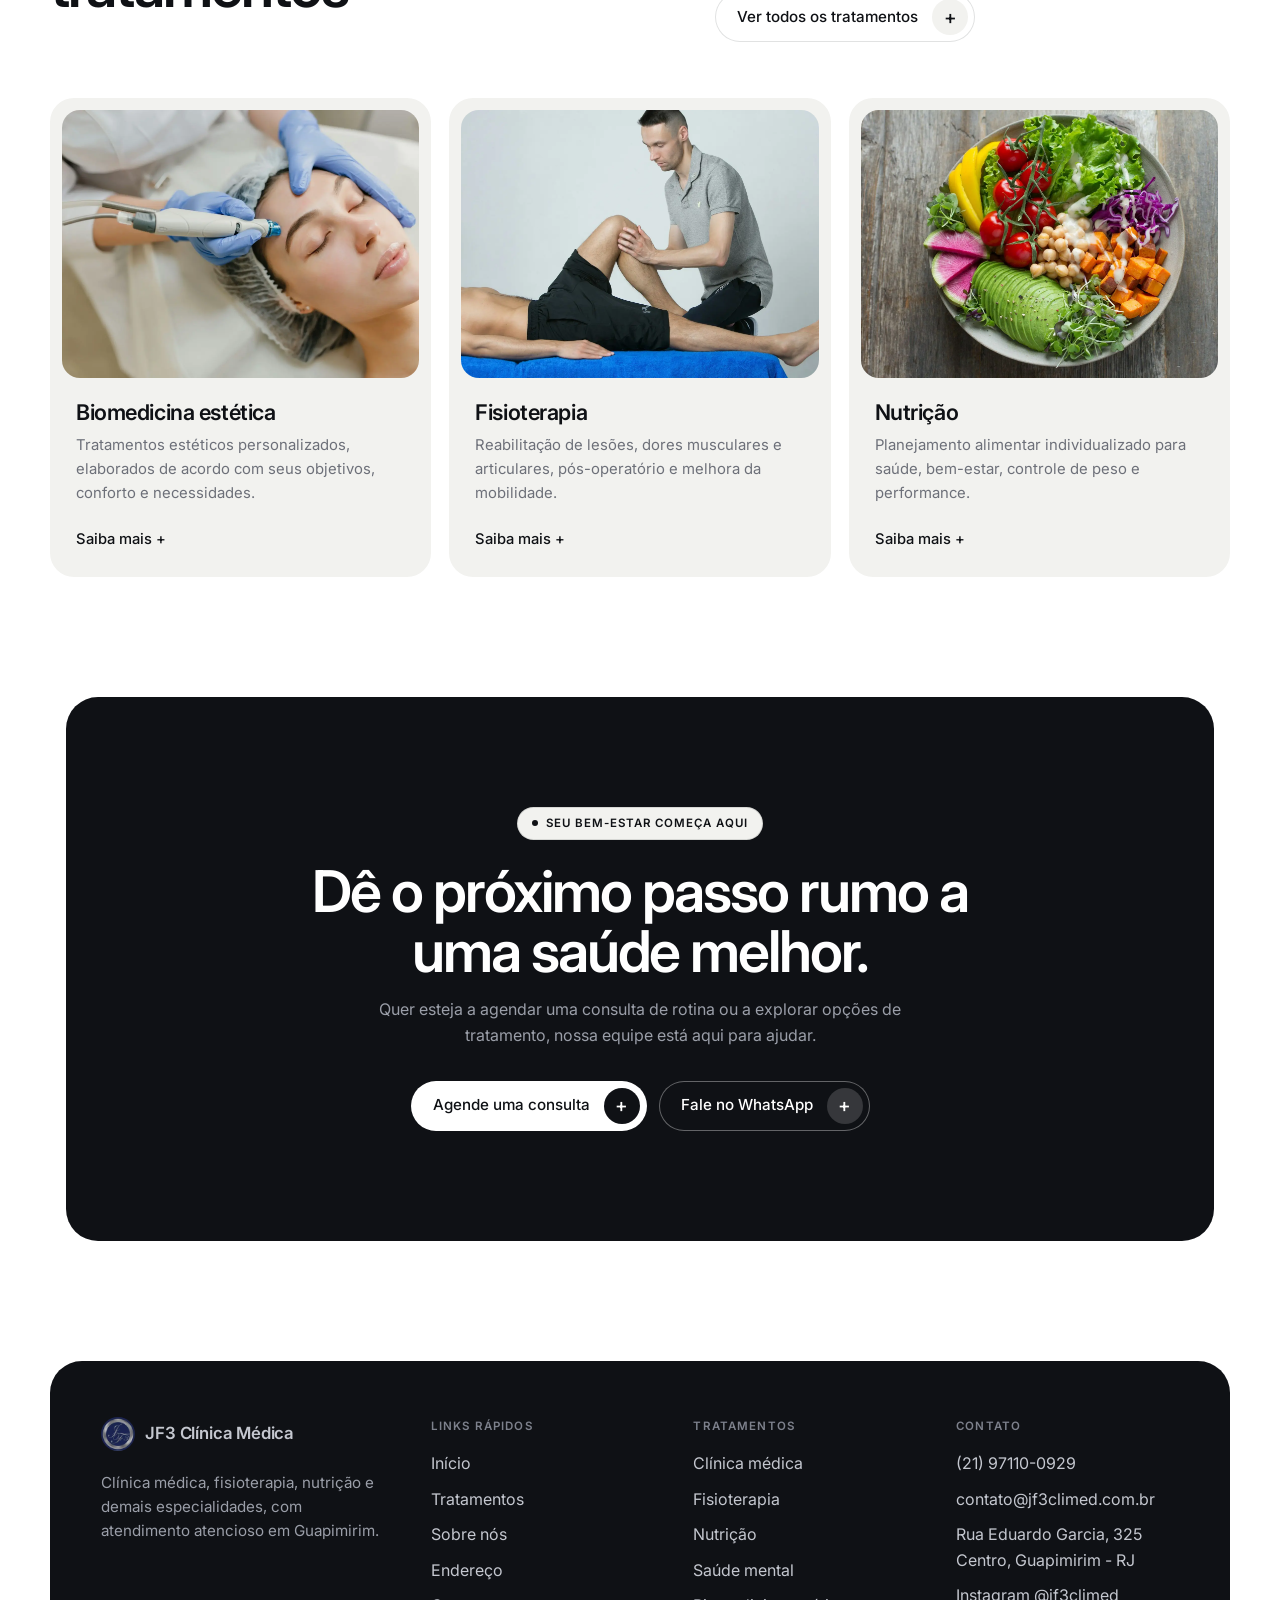
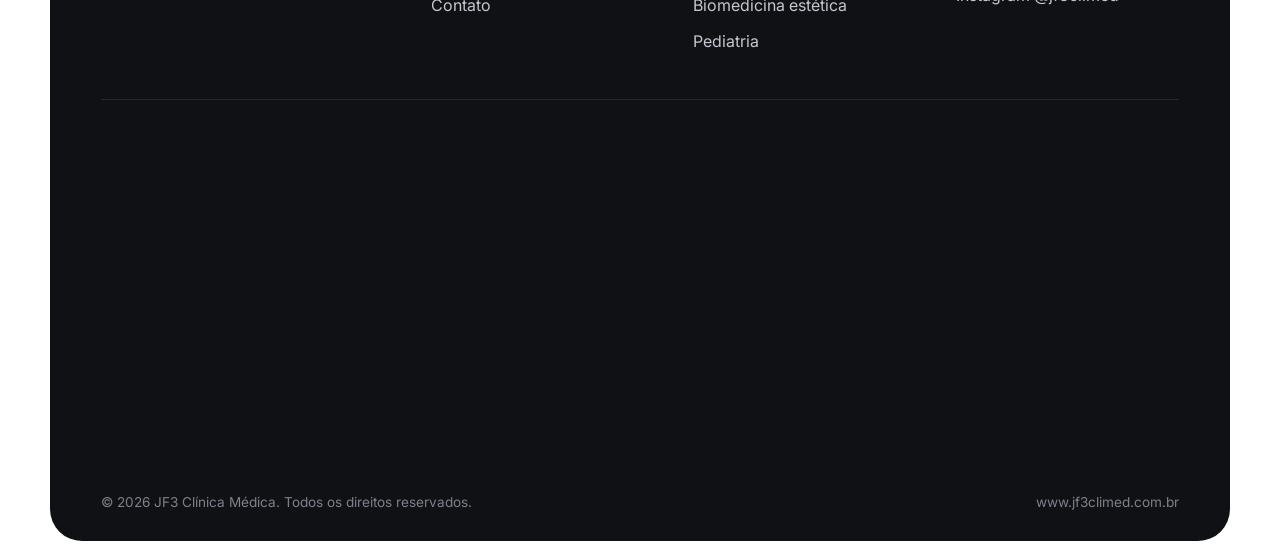
<file: tratamento.html>
<!doctype html>
<html lang="pt-BR">
<head>
  <meta charset="utf-8">
  <meta name="viewport" content="width=device-width, initial-scale=1">
  <title>Clínica médica | JF3 Clínica Médica</title>
  <meta name="description" content="Conheça os tratamentos da JF3 Clínica Médica em Guapimirim e agende sua consulta.">
  <link rel="canonical" href="https://lucassoaresconsultor1-spec.github.io/jf3climed-site/tratamento.html">
  <meta name="theme-color" content="#0f1115">
  <meta property="og:type" content="website">
  <meta property="og:site_name" content="JF3 Clínica Médica">
  <meta property="og:locale" content="pt_BR">
  <meta property="og:title" content="Clínica médica | JF3 Clínica Médica">
  <meta property="og:description" content="Conheça os tratamentos da JF3 Clínica Médica em Guapimirim e agende sua consulta.">
  <meta property="og:url" content="https://lucassoaresconsultor1-spec.github.io/jf3climed-site/tratamento.html">
  <meta property="og:image" content="https://lucassoaresconsultor1-spec.github.io/jf3climed-site/assets/og-image.jpg">
  <meta property="og:image:width" content="1200">
  <meta property="og:image:height" content="630">
  <meta property="og:image:alt" content="JF3 Clínica Médica em Guapimirim - RJ">
  <meta name="twitter:card" content="summary_large_image">
  <link rel="icon" type="image/png" sizes="32x32" href="assets/favicon-32.png">
  <link rel="apple-touch-icon" href="assets/apple-touch-icon.png">
  <link rel="preconnect" href="https://fonts.googleapis.com">
  <link rel="preconnect" href="https://fonts.gstatic.com" crossorigin>
  <link href="https://fonts.googleapis.com/css2?family=Inter:wght@400;500;600;700&display=swap" rel="stylesheet">
  <link rel="stylesheet" href="styles.css?v=202611240645">
</head>
<body>

  <header class="site-header">
    <a href="index.html" class="brand">
      <img src="assets/logo-96.webp" alt="Logo JF3 Clínica Médica" width="34" height="34">
      <span>JF3 Clínica Médica</span>
    </a>
    <nav class="nav" id="menu" aria-label="Principal">
      <a href="index.html">Início</a>
      <a href="tratamentos.html" aria-current="page">Tratamentos</a>
      <a href="sobre.html">Sobre nós</a>
      <a href="index.html#endereco">Endereço</a>
      <a href="contato.html">Contato</a>
      <a href="contato.html#agendar" class="nav-cta">Agende uma consulta</a>
    </nav>
    <div class="header-actions">
      <a href="contato.html#agendar" class="btn btn-small">Agende uma consulta</a>
      <button class="menu-toggle" type="button" aria-expanded="false" aria-controls="menu" aria-label="Abrir menu">☰</button>
    </div>
  </header>

  <main>
    <!-- O conteúdo abaixo é da Clínica médica; tratamento.js troca conforme o #slug da URL -->
    <section class="page-hero">
      <img fetchpriority="high" decoding="async" id="t-img" src="assets/trat-clinica.webp" alt="">
      <div class="inner">
        <p class="eyebrow">Nossos tratamentos</p>
        <h1 id="t-nome">Clínica médica</h1>
        <p id="t-desc">Consultas de rotina, check-ups, prevenção e acompanhamento contínuo, com orientação clara para cada etapa do seu cuidado.</p>
        <div class="hero-actions">
          <a href="contato.html#agendar" class="btn">Solicitar uma consulta</a>
          <a href="tratamentos.html" class="btn btn-outline">Todos os tratamentos</a>
        </div>
      </div>
    </section>

    <section class="section">
      <div class="split" style="align-items: start;">
        <div>
          <p class="eyebrow">Sobre este serviço</p>
          <p class="lead-big" id="t-intro">Seu primeiro passo para uma saúde melhor. Oferecemos consultas de rotina, exames preventivos, acompanhamento de doenças crônicas e consulta popular para as suas necessidades do dia a dia.</p>
          <a href="contato.html#agendar" class="btn btn-dark" style="margin-top: 12px;">Solicitar uma consulta</a>
        </div>
        <div class="cards cards-2 m-carousel">
          <article class="card">
            <div class="card-top"><span class="icon"><svg width="20" height="20" viewBox="0 0 24 24" fill="none" stroke="currentColor" stroke-width="1.8" stroke-linecap="round" stroke-linejoin="round" aria-hidden="true"><circle cx="12" cy="12" r="10"/><path d="M12 16v-4"/><path d="M12 8h.01"/></svg></span><span class="num" style="position: static;">01</span></div>
            <h3>Visão geral</h3>
            <p id="t-visao">Avaliação clínica completa, com escuta atenta das suas queixas, histórico e hábitos, para orientar o cuidado mais adequado.</p>
          </article>
          <article class="card">
            <div class="card-top"><span class="icon"><svg width="20" height="20" viewBox="0 0 24 24" fill="none" stroke="currentColor" stroke-width="1.8" stroke-linecap="round" stroke-linejoin="round" aria-hidden="true"><rect width="8" height="4" x="8" y="2" rx="1"/><path d="M16 4h2a2 2 0 0 1 2 2v14a2 2 0 0 1-2 2H6a2 2 0 0 1-2-2V6a2 2 0 0 1 2-2h2"/></svg></span><span class="num" style="position: static;">02</span></div>
            <h3>O que esperar</h3>
            <p id="t-esperar">Uma conversa sobre suas preocupações, exame físico quando indicado e recomendações com base nas suas circunstâncias.</p>
          </article>
          <article class="card">
            <div class="card-top"><span class="icon"><svg width="20" height="20" viewBox="0 0 24 24" fill="none" stroke="currentColor" stroke-width="1.8" stroke-linecap="round" stroke-linejoin="round" aria-hidden="true"><path d="M16 21v-2a4 4 0 0 0-4-4H6a4 4 0 0 0-4 4v2"/><circle cx="9" cy="7" r="4"/><path d="M22 21v-2a4 4 0 0 0-3-3.87"/><path d="M16 3.13a4 4 0 0 1 0 7.75"/></svg></span><span class="num" style="position: static;">03</span></div>
            <h3>Para quem é?</h3>
            <p id="t-paraquem">Adultos que buscam check-up, prevenção, acompanhamento de condições crônicas ou avaliação de sintomas do dia a dia.</p>
          </article>
          <article class="card">
            <div class="card-top"><span class="icon"><svg width="20" height="20" viewBox="0 0 24 24" fill="none" stroke="currentColor" stroke-width="1.8" stroke-linecap="round" stroke-linejoin="round" aria-hidden="true"><rect width="18" height="18" x="3" y="4" rx="2"/><path d="M16 2v4"/><path d="M8 2v4"/><path d="M3 10h18"/></svg></span><span class="num" style="position: static;">04</span></div>
            <h3>Seu próximo passo</h3>
            <p>Fale com nossa equipe pelo WhatsApp (21) 97110-0929 para tirar dúvidas e agendar sua consulta.</p>
          </article>
        </div>
      </div>
    </section>

    <section class="section" style="padding-top: 0;">
      <div class="section-head">
        <div>
          <h2>Explore outros tratamentos</h2>
        </div>
        <div>
          <a href="tratamentos.html" class="btn btn-ink-outline">Ver todos os tratamentos</a>
        </div>
      </div>
      <div class="cards cards-3 m-carousel" id="t-outros"></div>
    </section>

    <section class="section has-band" style="padding-top: 0;">
      <div class="band cta">
        <p class="eyebrow">Seu bem-estar começa aqui</p>
        <h2>Dê o próximo passo rumo a uma saúde melhor.</h2>
        <p>Quer esteja a agendar uma consulta de rotina ou a explorar opções de tratamento, nossa equipe está aqui para ajudar.</p>
        <div class="actions">
          <a href="contato.html#agendar" class="btn">Agende uma consulta</a>
          <a href="https://wa.me/5521971100929" class="btn btn-outline" target="_blank" rel="noopener">Fale no WhatsApp</a>
        </div>
      </div>
    </section>
  </main>

  <footer class="site-footer">
    <div class="footer-top">
      <div>
        <a href="index.html" class="brand"><img loading="lazy" decoding="async" src="assets/logo-96.webp" alt="" width="44" height="44"><span>JF3 Clínica Médica</span></a>
        <p class="footer-about">Clínica médica, fisioterapia, nutrição e demais especialidades, com atendimento atencioso em Guapimirim.</p>
      </div>
      <div>
        <h4>Links rápidos</h4>
        <ul>
          <li><a href="index.html">Início</a></li>
          <li><a href="tratamentos.html">Tratamentos</a></li>
          <li><a href="sobre.html">Sobre nós</a></li>
          <li><a href="index.html#endereco">Endereço</a></li>
          <li><a href="contato.html">Contato</a></li>
        </ul>
      </div>
      <div>
        <h4>Tratamentos</h4>
        <ul>
          <li><a href="tratamento.html#clinica">Clínica médica</a></li>
          <li><a href="tratamento.html#fisioterapia">Fisioterapia</a></li>
          <li><a href="tratamento.html#nutricao">Nutrição</a></li>
          <li><a href="tratamento.html#saude-mental">Saúde mental</a></li>
          <li><a href="tratamento.html#biomedicina">Biomedicina estética</a></li>
          <li><a href="tratamento.html#pediatria">Pediatria</a></li>
        </ul>
      </div>
      <div>
        <h4>Contato</h4>
        <ul>
          <li><a href="https://wa.me/5521971100929" target="_blank" rel="noopener">(21) 97110-0929</a></li>
          <li><a href="mailto:contato@jf3climed.com.br">contato@jf3climed.com.br</a></li>
          <li>Rua Eduardo Garcia, 325<br>Centro, Guapimirim - RJ</li>
          <li><a href="https://www.instagram.com/jf3climed/" target="_blank" rel="noopener">Instagram @jf3climed</a></li>
        </ul>
      </div>
    </div>
    <canvas class="footer-mark" data-particles="assets/logo-mark.webp" aria-hidden="true"></canvas>
    <div class="footer-bottom">
      <span>© <span class="year"></span> JF3 Clínica Médica. Todos os direitos reservados.</span>
      <span>www.jf3climed.com.br</span>
    </div>
  </footer>

  <a class="wa-float" href="https://wa.me/5521971100929?text=Ol%C3%A1!%20Gostaria%20de%20agendar%20uma%20consulta%20na%20JF3%20Cl%C3%ADnica%20M%C3%A9dica." target="_blank" rel="noopener" aria-label="Conversar com a JF3 no WhatsApp"><svg viewBox="0 0 24 24" fill="currentColor" aria-hidden="true"><path d="M17.472 14.382c-.297-.149-1.758-.867-2.03-.967-.273-.099-.471-.148-.67.15-.197.297-.767.966-.94 1.164-.173.199-.347.223-.644.075-.297-.15-1.255-.463-2.39-1.475-.883-.788-1.48-1.761-1.653-2.059-.173-.297-.018-.458.13-.606.134-.133.298-.347.446-.52.149-.174.198-.298.298-.497.099-.198.05-.371-.025-.52-.075-.149-.669-1.612-.916-2.207-.242-.579-.487-.5-.669-.51-.173-.008-.371-.01-.57-.01-.198 0-.52.074-.792.372-.272.297-1.04 1.016-1.04 2.479 0 1.462 1.065 2.875 1.213 3.074.149.198 2.096 3.2 5.077 4.487.709.306 1.262.489 1.694.625.712.227 1.36.195 1.871.118.571-.085 1.758-.719 2.006-1.413.248-.694.248-1.289.173-1.413-.074-.124-.272-.198-.57-.347m-5.421 7.403h-.004a9.87 9.87 0 01-5.031-1.378l-.361-.214-3.741.982.998-3.648-.235-.374a9.86 9.86 0 01-1.51-5.26c.001-5.45 4.436-9.884 9.888-9.884 2.64 0 5.122 1.03 6.988 2.898a9.825 9.825 0 012.893 6.994c-.003 5.45-4.437 9.884-9.885 9.884m8.413-18.297A11.815 11.815 0 0012.05 0C5.495 0 .16 5.335.157 11.892c0 2.096.547 4.142 1.588 5.945L.057 24l6.305-1.654a11.882 11.882 0 005.683 1.448h.005c6.554 0 11.89-5.335 11.893-11.893a11.821 11.821 0 00-3.48-8.413Z"/></svg></a>

  <script src="tratamento.js?v=202611240645"></script>
  <script src="script.js?v=202611240645"></script>
  <script src="effects.js?v=202611240645"></script>
</body>
</html>
</file>
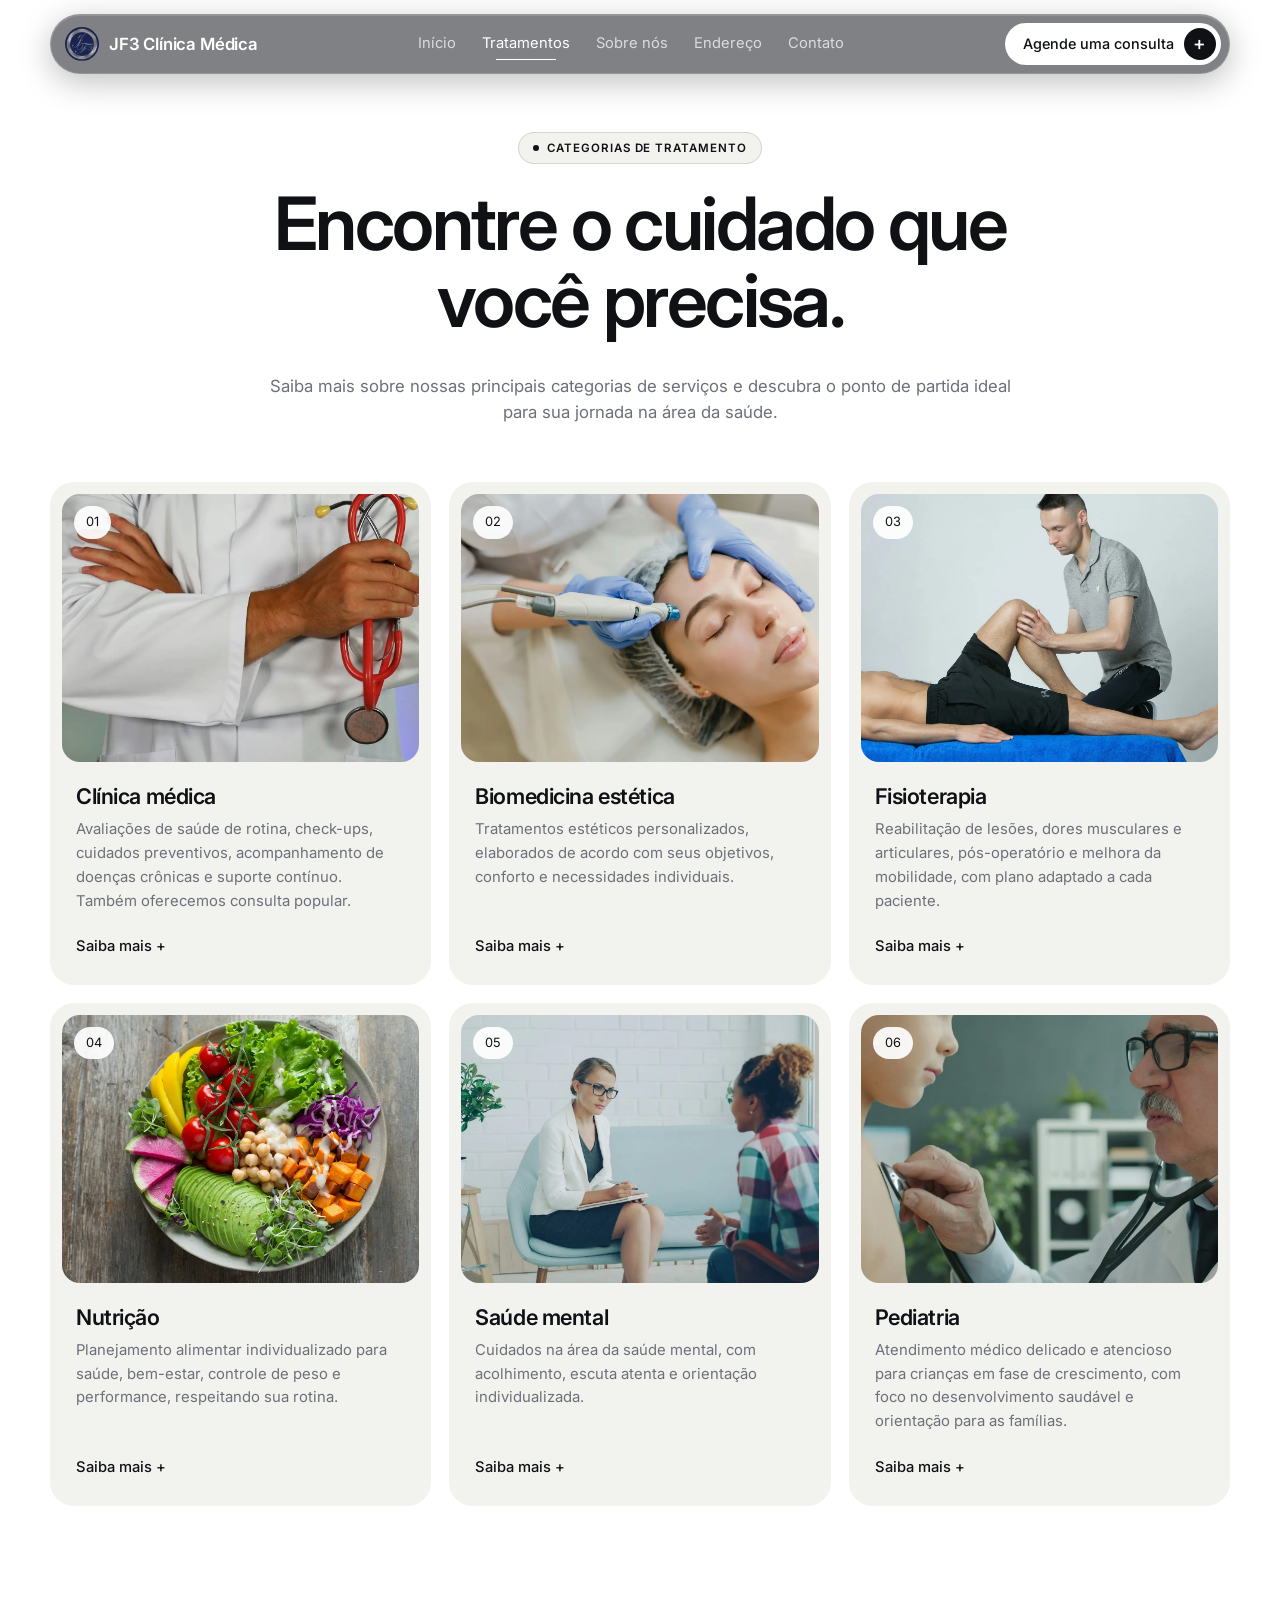
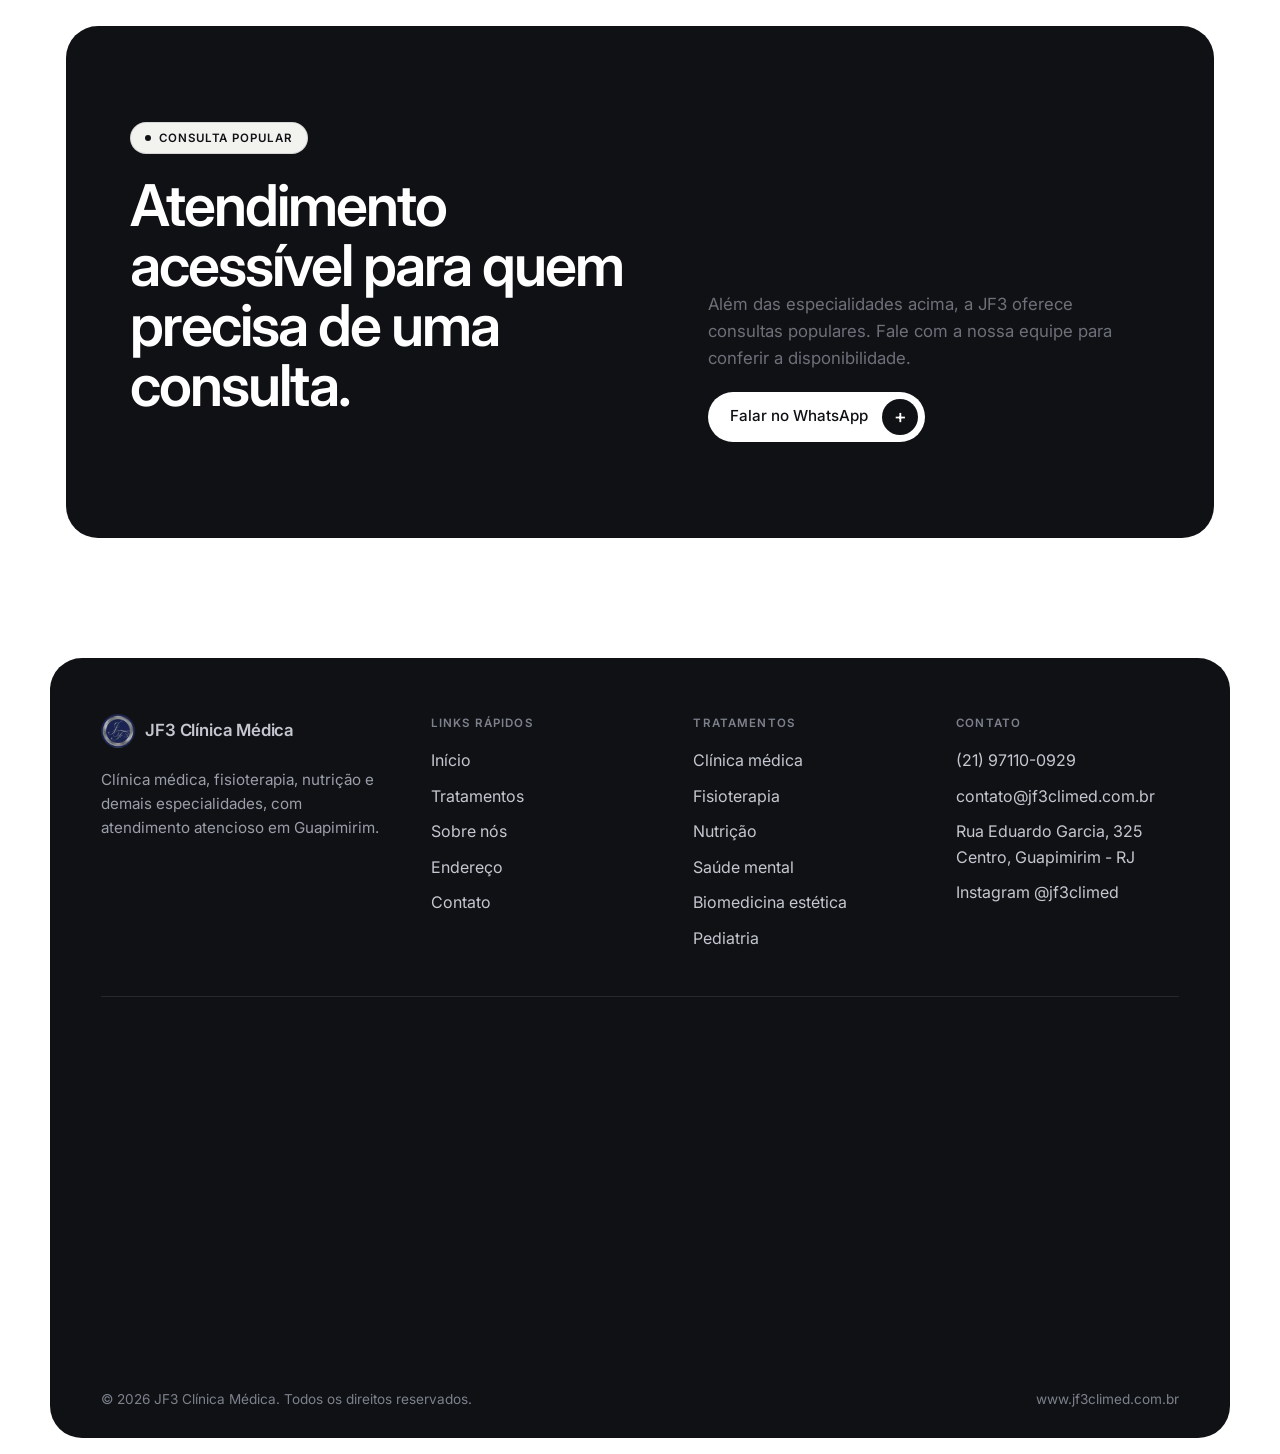
<file: tratamentos.html>
<!doctype html>
<html lang="pt-BR">
<head>
  <meta charset="utf-8">
  <meta name="viewport" content="width=device-width, initial-scale=1">
  <title>Tratamentos | JF3 Clínica Médica em Guapimirim</title>
  <meta name="description" content="Clínica médica, consulta popular, biomedicina estética, fisioterapia, nutrição, saúde mental e pediatria na JF3 Clínica Médica, em Guapimirim - RJ.">
  <link rel="canonical" href="https://lucassoaresconsultor1-spec.github.io/jf3climed-site/tratamentos.html">
  <meta name="theme-color" content="#0f1115">
  <meta property="og:type" content="website">
  <meta property="og:site_name" content="JF3 Clínica Médica">
  <meta property="og:locale" content="pt_BR">
  <meta property="og:title" content="Tratamentos | JF3 Clínica Médica em Guapimirim">
  <meta property="og:description" content="Clínica médica, consulta popular, biomedicina estética, fisioterapia, nutrição, saúde mental e pediatria na JF3 Clínica Médica, em Guapimirim - RJ.">
  <meta property="og:url" content="https://lucassoaresconsultor1-spec.github.io/jf3climed-site/tratamentos.html">
  <meta property="og:image" content="https://lucassoaresconsultor1-spec.github.io/jf3climed-site/assets/og-image.jpg">
  <meta property="og:image:width" content="1200">
  <meta property="og:image:height" content="630">
  <meta property="og:image:alt" content="JF3 Clínica Médica em Guapimirim - RJ">
  <meta name="twitter:card" content="summary_large_image">
  <link rel="icon" type="image/png" sizes="32x32" href="assets/favicon-32.png">
  <link rel="apple-touch-icon" href="assets/apple-touch-icon.png">
  <link rel="preconnect" href="https://fonts.googleapis.com">
  <link rel="preconnect" href="https://fonts.gstatic.com" crossorigin>
  <link href="https://fonts.googleapis.com/css2?family=Inter:wght@400;500;600;700&display=swap" rel="stylesheet">
  <link rel="stylesheet" href="styles.css?v=202611240645">
</head>
<body>

  <header class="site-header">
    <a href="index.html" class="brand">
      <img src="assets/logo-96.webp" alt="Logo JF3 Clínica Médica" width="34" height="34">
      <span>JF3 Clínica Médica</span>
    </a>
    <nav class="nav" id="menu" aria-label="Principal">
      <a href="index.html">Início</a>
      <a href="tratamentos.html" aria-current="page">Tratamentos</a>
      <a href="sobre.html">Sobre nós</a>
      <a href="index.html#endereco">Endereço</a>
      <a href="contato.html">Contato</a>
      <a href="contato.html#agendar" class="nav-cta">Agende uma consulta</a>
    </nav>
    <div class="header-actions">
      <a href="contato.html#agendar" class="btn btn-small">Agende uma consulta</a>
      <button class="menu-toggle" type="button" aria-expanded="false" aria-controls="menu" aria-label="Abrir menu">☰</button>
    </div>
  </header>

  <main>
    <section class="section">
      <div class="section-head center">
        <p class="eyebrow">Categorias de tratamento</p>
        <h1>Encontre o cuidado que você precisa.</h1>
        <p>Saiba mais sobre nossas principais categorias de serviços e descubra o ponto de partida ideal para sua jornada na área da saúde.</p>
      </div>
      <div class="cards cards-3 m-grid2">
        <article class="tcard" id="clinica">
          <div class="media"><img loading="lazy" decoding="async" src="assets/trat-clinica.webp" alt=""><span class="badge">01</span></div>
          <h3>Clínica médica</h3>
          <p>Avaliações de saúde de rotina, check-ups, cuidados preventivos, acompanhamento de doenças crônicas e suporte contínuo. Também oferecemos consulta popular.</p>
          <a href="tratamento.html#clinica" class="more">Saiba mais</a>
        </article>
        <article class="tcard" id="biomedicina">
          <div class="media"><img loading="lazy" decoding="async" src="assets/trat-biomedicina.webp" alt=""><span class="badge">02</span></div>
          <h3>Biomedicina estética</h3>
          <p>Tratamentos estéticos personalizados, elaborados de acordo com seus objetivos, conforto e necessidades individuais.</p>
          <a href="tratamento.html#biomedicina" class="more">Saiba mais</a>
        </article>
        <article class="tcard" id="fisioterapia">
          <div class="media"><img loading="lazy" decoding="async" src="assets/trat-fisio.webp" alt=""><span class="badge">03</span></div>
          <h3>Fisioterapia</h3>
          <p>Reabilitação de lesões, dores musculares e articulares, pós-operatório e melhora da mobilidade, com plano adaptado a cada paciente.</p>
          <a href="tratamento.html#fisioterapia" class="more">Saiba mais</a>
        </article>
        <article class="tcard" id="nutricao">
          <div class="media"><img loading="lazy" decoding="async" src="assets/trat-nutricao.webp" alt=""><span class="badge">04</span></div>
          <h3>Nutrição</h3>
          <p>Planejamento alimentar individualizado para saúde, bem-estar, controle de peso e performance, respeitando sua rotina.</p>
          <a href="tratamento.html#nutricao" class="more">Saiba mais</a>
        </article>
        <article class="tcard" id="saude-mental">
          <div class="media"><img loading="lazy" decoding="async" src="assets/trat-saude-mental.webp" alt=""><span class="badge">05</span></div>
          <h3>Saúde mental</h3>
          <p>Cuidados na área da saúde mental, com acolhimento, escuta atenta e orientação individualizada.</p>
          <a href="tratamento.html#saude-mental" class="more">Saiba mais</a>
        </article>
        <article class="tcard" id="pediatria">
          <div class="media"><img loading="lazy" decoding="async" src="assets/trat-pediatria.webp" alt=""><span class="badge">06</span></div>
          <h3>Pediatria</h3>
          <p>Atendimento médico delicado e atencioso para crianças em fase de crescimento, com foco no desenvolvimento saudável e orientação para as famílias.</p>
          <a href="tratamento.html#pediatria" class="more">Saiba mais</a>
        </article>
      </div>
    </section>

    <section class="section has-band" style="padding-top: 0;">
      <div class="band">
        <div class="section-head" style="margin-bottom: 0;">
          <div>
            <p class="eyebrow">Consulta popular</p>
            <h2>Atendimento acessível para quem precisa de uma consulta.</h2>
          </div>
          <div>
            <p class="muted">Além das especialidades acima, a JF3 oferece consultas populares. Fale com a nossa equipe para conferir a disponibilidade.</p>
            <a href="https://wa.me/5521971100929" class="btn" target="_blank" rel="noopener" style="margin-top: 20px;">Falar no WhatsApp</a>
          </div>
        </div>
      </div>
    </section>
  </main>

  <footer class="site-footer">
    <div class="footer-top">
      <div>
        <a href="index.html" class="brand"><img loading="lazy" decoding="async" src="assets/logo-96.webp" alt="" width="44" height="44"><span>JF3 Clínica Médica</span></a>
        <p class="footer-about">Clínica médica, fisioterapia, nutrição e demais especialidades, com atendimento atencioso em Guapimirim.</p>
      </div>
      <div>
        <h4>Links rápidos</h4>
        <ul>
          <li><a href="index.html">Início</a></li>
          <li><a href="tratamentos.html">Tratamentos</a></li>
          <li><a href="sobre.html">Sobre nós</a></li>
          <li><a href="index.html#endereco">Endereço</a></li>
          <li><a href="contato.html">Contato</a></li>
        </ul>
      </div>
      <div>
        <h4>Tratamentos</h4>
        <ul>
          <li><a href="tratamento.html#clinica">Clínica médica</a></li>
          <li><a href="tratamento.html#fisioterapia">Fisioterapia</a></li>
          <li><a href="tratamento.html#nutricao">Nutrição</a></li>
          <li><a href="tratamento.html#saude-mental">Saúde mental</a></li>
          <li><a href="tratamento.html#biomedicina">Biomedicina estética</a></li>
          <li><a href="tratamento.html#pediatria">Pediatria</a></li>
        </ul>
      </div>
      <div>
        <h4>Contato</h4>
        <ul>
          <li><a href="https://wa.me/5521971100929" target="_blank" rel="noopener">(21) 97110-0929</a></li>
          <li><a href="mailto:contato@jf3climed.com.br">contato@jf3climed.com.br</a></li>
          <li>Rua Eduardo Garcia, 325<br>Centro, Guapimirim - RJ</li>
          <li><a href="https://www.instagram.com/jf3climed/" target="_blank" rel="noopener">Instagram @jf3climed</a></li>
        </ul>
      </div>
    </div>
    <canvas class="footer-mark" data-particles="assets/logo-mark.webp" aria-hidden="true"></canvas>
    <div class="footer-bottom">
      <span>© <span class="year"></span> JF3 Clínica Médica. Todos os direitos reservados.</span>
      <span>www.jf3climed.com.br</span>
    </div>
  </footer>

  <a class="wa-float" href="https://wa.me/5521971100929?text=Ol%C3%A1!%20Gostaria%20de%20agendar%20uma%20consulta%20na%20JF3%20Cl%C3%ADnica%20M%C3%A9dica." target="_blank" rel="noopener" aria-label="Conversar com a JF3 no WhatsApp"><svg viewBox="0 0 24 24" fill="currentColor" aria-hidden="true"><path d="M17.472 14.382c-.297-.149-1.758-.867-2.03-.967-.273-.099-.471-.148-.67.15-.197.297-.767.966-.94 1.164-.173.199-.347.223-.644.075-.297-.15-1.255-.463-2.39-1.475-.883-.788-1.48-1.761-1.653-2.059-.173-.297-.018-.458.13-.606.134-.133.298-.347.446-.52.149-.174.198-.298.298-.497.099-.198.05-.371-.025-.52-.075-.149-.669-1.612-.916-2.207-.242-.579-.487-.5-.669-.51-.173-.008-.371-.01-.57-.01-.198 0-.52.074-.792.372-.272.297-1.04 1.016-1.04 2.479 0 1.462 1.065 2.875 1.213 3.074.149.198 2.096 3.2 5.077 4.487.709.306 1.262.489 1.694.625.712.227 1.36.195 1.871.118.571-.085 1.758-.719 2.006-1.413.248-.694.248-1.289.173-1.413-.074-.124-.272-.198-.57-.347m-5.421 7.403h-.004a9.87 9.87 0 01-5.031-1.378l-.361-.214-3.741.982.998-3.648-.235-.374a9.86 9.86 0 01-1.51-5.26c.001-5.45 4.436-9.884 9.888-9.884 2.64 0 5.122 1.03 6.988 2.898a9.825 9.825 0 012.893 6.994c-.003 5.45-4.437 9.884-9.885 9.884m8.413-18.297A11.815 11.815 0 0012.05 0C5.495 0 .16 5.335.157 11.892c0 2.096.547 4.142 1.588 5.945L.057 24l6.305-1.654a11.882 11.882 0 005.683 1.448h.005c6.554 0 11.89-5.335 11.893-11.893a11.821 11.821 0 00-3.48-8.413Z"/></svg></a>

  <script src="script.js?v=202611240645"></script>
  <script src="effects.js?v=202611240645"></script>
</body>
</html>
</file>
<file: styles.css>
:root {
  --navy: #1c2557;
  --navy-deep: #141b40;
  --ink: #0f1115;
  --muted: #6d7079;
  --bg: #ffffff;
  --soft: #f2f2ef;
  --dark: #0f1115;
  --dark-2: #1a1c21;
  --line: rgba(15, 17, 21, 0.12);
  --radius: 24px;
  --sans: "Inter", system-ui, -apple-system, "Segoe UI", sans-serif;
}

* { box-sizing: border-box; }
html { scroll-behavior: smooth; scroll-padding-top: 110px; }

body {
  margin: 0;
  font-family: var(--sans);
  font-size: 16px;
  line-height: 1.6;
  color: var(--ink);
  background: var(--bg);
  -webkit-font-smoothing: antialiased;
  overflow-x: hidden;
}

img { max-width: 100%; display: block; }
a { color: inherit; }
p { margin: 0 0 1em; }

h1, h2, h3 {
  font-weight: 600;
  letter-spacing: -0.035em;
  line-height: 1.04;
  margin: 0 0 0.45em;
  color: var(--ink);
}
h1 { font-size: clamp(2.7rem, 6vw, 4.6rem); }
h2 { font-size: clamp(2.1rem, 4.6vw, 3.6rem); }
h3 { font-size: 1.35rem; letter-spacing: -0.02em; line-height: 1.2; }

/* Eyebrow em pílula, como na referência */
.eyebrow {
  display: inline-flex;
  align-items: center;
  gap: 8px;
  padding: 6px 14px;
  border-radius: 999px;
  border: 1px solid var(--line);
  background: var(--soft);
  font-size: 0.72rem;
  font-weight: 600;
  letter-spacing: 0.08em;
  text-transform: uppercase;
  color: var(--ink);
  margin-bottom: 22px;
}
.eyebrow::before {
  content: "";
  width: 6px;
  height: 6px;
  border-radius: 50%;
  background: var(--ink);
}
.on-dark .eyebrow { background: transparent; color: #fff; border-color: rgba(255, 255, 255, 0.25); }
.on-dark .eyebrow::before { background: #fff; }

/* Cabeçalho flutuante escuro */
.site-header {
  position: fixed;
  top: 14px;
  left: 50%;
  transform: translateX(-50%);
  z-index: 30;
  width: min(1180px, calc(100% - 32px));
  display: flex;
  align-items: center;
  justify-content: space-between;
  gap: 16px;
  padding: 8px 8px 8px 14px;
  border-radius: 999px;
  background: rgba(24, 26, 32, 0.55);
  border: 1px solid rgba(255, 255, 255, 0.18);
  box-shadow: 0 8px 32px rgba(0, 0, 0, 0.25), inset 0 1px 0 rgba(255, 255, 255, 0.15);
  backdrop-filter: blur(16px) saturate(160%);
  -webkit-backdrop-filter: blur(16px) saturate(160%);
  color: #fff;
}

.brand {
  display: flex;
  align-items: center;
  gap: 10px;
  text-decoration: none;
  font-size: 1.05rem;
  font-weight: 600;
  letter-spacing: -0.01em;
  white-space: nowrap;
  color: #fff;
}
.brand img { width: 34px; height: 34px; border-radius: 50%; }

.nav { display: flex; gap: 26px; }
.nav a {
  text-decoration: none;
  font-size: 0.92rem;
  color: rgba(255, 255, 255, 0.72);
  transition: color 0.15s ease;
}
.nav a:hover, .nav a[aria-current="page"] { color: #fff; }

.header-actions { display: flex; align-items: center; gap: 8px; }
.nav-cta { display: none; }

.menu-toggle {
  display: none;
  background: none;
  border: 0;
  color: #fff;
  font-size: 1.4rem;
  cursor: pointer;
  padding: 4px 10px;
}

/* Botões pílula com círculo "+" */
.btn {
  display: inline-flex;
  align-items: center;
  justify-content: space-between;
  gap: 14px;
  padding: 7px 7px 7px 22px;
  border-radius: 999px;
  background: #fff;
  color: var(--ink);
  font-size: 0.95rem;
  font-weight: 500;
  text-decoration: none;
  border: 0;
  cursor: pointer;
  transition: transform 0.15s ease;
}
.btn::after {
  content: "+";
  display: grid;
  place-items: center;
  flex: none;
  width: 36px;
  height: 36px;
  border-radius: 50%;
  background: var(--dark);
  color: #fff;
  font-size: 1.2rem;
  line-height: 1;
}
.btn:hover { transform: translateY(-1px); }
.btn:focus-visible { outline: 3px solid #9ca3af; outline-offset: 3px; }

.btn-dark { background: var(--dark); color: #fff; }
.btn-dark::after { background: #fff; color: var(--dark); }

.btn-outline { background: transparent; color: #fff; box-shadow: inset 0 0 0 1px rgba(255, 255, 255, 0.35); }
.btn-outline::after { background: rgba(255, 255, 255, 0.16); color: #fff; }

.btn-ink-outline { background: transparent; color: var(--ink); box-shadow: inset 0 0 0 1px var(--line); }
.btn-ink-outline::after { background: var(--soft); color: var(--ink); }

.btn-small { padding: 5px 5px 5px 18px; font-size: 0.9rem; gap: 10px; }
.btn-small::after { width: 32px; height: 32px; }

/* Hero em tela cheia: foto nítida ao fundo, escurecida à esquerda para o texto */
.hero-bg {
  position: absolute;
  inset: 0;
  width: 100%;
  height: 100%;
  object-fit: cover;
  object-position: 62% center;
  z-index: -2;
}
.hero::before {
  content: "";
  position: absolute;
  inset: 0;
  z-index: -1;
  background:
    linear-gradient(90deg, rgba(15, 17, 21, 0.78) 0%, rgba(15, 17, 21, 0.45) 45%, rgba(15, 17, 21, 0.1) 75%),
    linear-gradient(0deg, rgba(15, 17, 21, 0.45), transparent 40%);
}

/* Hero escuro com foto */
.hero {
  position: relative;
  width: 100%;
  margin: 0;
  /* teto fixo: em quadros que esticam até a altura da página, vh cresceria sem limite */
  min-height: min(100vh, 1000px);
  min-height: min(100svh, 1000px);
  border-radius: 0;
  overflow: hidden;
  background:
    radial-gradient(circle at 80% 20%, rgba(255, 255, 255, 0.08), transparent 42%),
    linear-gradient(160deg, #2b2e34 0%, #16181c 60%, #0d0e11 100%);
  color: #fff;
  display: flex;
  align-items: flex-end;
  isolation: isolate;
}
.hero-photo {
  position: absolute;
  right: 4%;
  top: 120px;
  width: min(46%, 560px);
  aspect-ratio: 4 / 3;
  border-radius: 28px;
  overflow: hidden;
  opacity: 0.9;
  z-index: -1;
}
.hero-photo img { width: 100%; height: 100%; object-fit: cover; }
.hero-content {
  position: relative;
  padding: 0 clamp(24px, 4.6vw, 64px) clamp(40px, 6vw, 72px);
  max-width: 720px;
}
.hero h1 { color: #fff; }
.hero .lead {
  font-size: 1.05rem;
  color: rgba(255, 255, 255, 0.78);
  max-width: 34em;
  margin-bottom: 32px;
}
.hero-actions { display: flex; flex-wrap: wrap; gap: 12px; }

.hero-stats {
  position: absolute;
  right: clamp(24px, 4.6vw, 64px);
  bottom: clamp(40px, 6vw, 72px);
  width: min(340px, 100%);
  padding: 22px 24px;
  border-radius: 22px;
  background: rgba(255, 255, 255, 0.1);
  backdrop-filter: blur(14px);
  color: #fff;
}
.hero-stats p { margin: 0; font-size: 1rem; font-weight: 500; }
.hero-stats ul { list-style: none; margin: 10px 0 0; padding: 0; }
.hero-stats li {
  display: flex;
  justify-content: space-between;
  align-items: center;
  padding: 12px 0;
  border-top: 1px solid rgba(255, 255, 255, 0.18);
  font-size: 0.92rem;
  color: rgba(255, 255, 255, 0.85);
}
.hero-stats li strong {
  color: #fff;
  font-size: 1.45rem;
  font-weight: 500;
  letter-spacing: -0.02em;
  white-space: nowrap;
}
.hero-stats p { line-height: 1.4; padding-bottom: 6px; }
.hero-stats li { padding: 16px 0; gap: 12px; }

/* Seções */
.section {
  width: min(1180px, calc(100% - 32px));
  margin: 0 auto;
  padding: clamp(72px, 10vw, 120px) 0;
}
.section-head {
  display: grid;
  grid-template-columns: 1.2fr 1fr;
  gap: 48px;
  align-items: end;
  margin-bottom: 56px;
}
.section-head p:not(.eyebrow) { color: var(--muted); font-size: 1.05rem; margin: 0; }
.section-head.center { display: block; text-align: center; max-width: 760px; margin-inline: auto; }
.section-head.center p:not(.eyebrow) { margin-inline: auto; }

/* Bloco escuro arredondado */
.band {
  width: min(1180px, calc(100% - 32px));
  margin: 0 auto;
  border-radius: 32px;
  background: var(--dark);
  color: #e6e7ea;
  padding: clamp(56px, 8vw, 96px) clamp(24px, 5vw, 64px);
}
.band h2, .band h3 { color: #fff; }
.band .muted { color: #9a9ea8; }
.band-soft { background: var(--soft); color: var(--ink); }
.band-soft h2, .band-soft h3 { color: var(--ink); }

/* Cards claros */
.cards {
  display: grid;
  grid-template-columns: repeat(auto-fit, minmax(270px, 1fr));
  gap: 18px;
}
.card {
  position: relative;
  padding: 28px;
  border-radius: var(--radius);
  background: var(--soft);
  display: flex;
  flex-direction: column;
  min-height: 260px;
}
.card .icon {
  width: 52px;
  height: 52px;
  border-radius: 50%;
  display: grid;
  place-items: center;
  background: #fff;
  color: var(--ink);
  font-size: 1.2rem;
  margin-bottom: auto;
}
.card .num {
  position: absolute;
  top: 30px;
  right: 28px;
  font-size: 0.8rem;
  color: var(--muted);
}
.card h3 { margin-top: 56px; }
.card p { color: var(--muted); margin: 0; font-size: 0.95rem; }
.card .more {
  margin-top: 20px;
  font-size: 0.92rem;
  font-weight: 500;
  text-decoration: none;
}
.card .more::after { content: "  +"; }

.cards.cards-3 { grid-template-columns: repeat(3, 1fr); }

/* Cartão com imagem (tratamentos) */
.tcard {
  display: flex;
  flex-direction: column;
  border-radius: var(--radius);
  background: var(--soft);
  overflow: hidden;
  padding: 12px 12px 26px;
}
.tcard .media {
  position: relative;
  border-radius: 18px;
  overflow: hidden;
  aspect-ratio: 4 / 3;
  background: linear-gradient(145deg, #3b3f48, #1c1e23);
  display: grid;
  place-items: center;
  color: rgba(255, 255, 255, 0.5);
  font-size: 0.8rem;
}
.tcard .media img { width: 100%; height: 100%; object-fit: cover; }
.tcard .badge {
  position: absolute;
  top: 12px;
  left: 12px;
  padding: 6px 12px;
  border-radius: 999px;
  background: rgba(255, 255, 255, 0.92);
  font-size: 0.8rem;
  color: var(--ink);
}
.tcard h3 { margin: 22px 14px 8px; }
.tcard p { margin: 0 14px; color: var(--muted); font-size: 0.93rem; }
.tcard .more { margin: auto 14px 0; padding-top: 22px; font-size: 0.92rem; font-weight: 500; text-decoration: none; }
.tcard .more::after { content: "  +"; }

/* Sobre: imagem + texto */
.split {
  display: grid;
  grid-template-columns: 1fr 1fr;
  gap: 56px;
  align-items: center;
}
.split p:not(.eyebrow) { color: var(--muted); }
.split .photo img { width: 100%; height: 100%; object-fit: cover; }
.photo {
  position: relative;
  border-radius: 28px;
  overflow: hidden;
  background: linear-gradient(145deg, #3b3f48, #1c1e23);
  min-height: 420px;
}
.photo > img { position: absolute; inset: 0; width: 100%; height: 100%; object-fit: cover; }
/* sem min-height aqui: com aspect-ratio ele força largura mínima e estoura o celular */
.photo-wide { aspect-ratio: 16 / 7; min-height: 0; width: 100%; max-width: 100%; }
.photo-tall { min-height: 560px; }
.photo-float {
  position: absolute;
  left: 24px;
  bottom: 24px;
  display: flex;
  flex-direction: column;
  gap: 18px;
  max-width: 280px;
  padding: 22px;
  border-radius: 20px;
  background: #fff;
  color: var(--ink);
}
.photo-float .icon {
  display: grid;
  place-items: center;
  width: 44px;
  height: 44px;
  border-radius: 50%;
  background: var(--dark);
  color: #fff;
}
.photo-float strong { font-size: 1.15rem; font-weight: 500; letter-spacing: -0.01em; line-height: 1.25; }
.grid-2 { grid-template-columns: repeat(2, 1fr); margin-top: 28px; }
.grid-2 > div { padding-right: 20px; }
.grid-2 span { margin-bottom: 20px; }
.photo span {
  position: absolute;
  left: 16px;
  bottom: 16px;
  padding: 6px 12px;
  border-radius: 999px;
  background: rgba(255, 255, 255, 0.92);
  font-size: 0.8rem;
  font-weight: 500;
  color: var(--ink);
}

.checks { list-style: none; padding: 0; margin: 28px 0 0; display: grid; gap: 12px; }
.checks li {
  display: flex;
  align-items: center;
  gap: 12px;
  padding: 14px 22px 14px 14px;
  border-radius: 999px;
  background: var(--soft);
  font-weight: 500;
  width: fit-content;
}
.checks li::before {
  content: "✓";
  display: grid;
  place-items: center;
  width: 24px;
  height: 24px;
  border-radius: 50%;
  background: var(--dark);
  color: #fff;
  font-size: 0.8rem;
}

/* Lista numerada em grade */
.grid-4 {
  display: grid;
  grid-template-columns: repeat(auto-fit, minmax(230px, 1fr));
  border-top: 1px solid var(--line);
}
.grid-4 > div {
  padding: 28px 24px 30px 0;
  border-bottom: 1px solid var(--line);
}
.grid-4 span { display: block; font-size: 0.82rem; color: var(--muted); margin-bottom: 36px; }
.grid-4 h3 { margin-bottom: 10px; }
.grid-4 p { color: var(--muted); font-size: 0.95rem; margin: 0; }

/* Cartões escuros */
.dark-cards {
  display: grid;
  grid-template-columns: repeat(auto-fit, minmax(240px, 1fr));
  gap: 14px;
}
.dark-cards > div {
  padding: 26px;
  border-radius: 20px;
  background: var(--dark-2);
  min-height: 220px;
  display: flex;
  flex-direction: column;
}
.dark-cards .num { font-size: 0.8rem; color: #7d818c; }
.dark-cards h3 { margin: auto 0 8px; padding-top: 36px; }
.dark-cards p { color: #9a9ea8; font-size: 0.93rem; margin: 0; }

/* Avaliações (Google) */
.rating-bar {
  display: flex;
  flex-wrap: wrap;
  align-items: center;
  justify-content: space-between;
  gap: 24px;
  margin-top: 16px;
  padding: 28px 32px;
  border-radius: 24px;
  background: var(--dark);
  color: #fff;
}
.rating-bar .score { font-size: clamp(2.6rem, 6vw, 4rem); font-weight: 600; letter-spacing: -0.04em; }
.rating-bar p { margin: 0; color: #9a9ea8; max-width: 420px; }
.quotes { display: grid; grid-template-columns: repeat(auto-fit, minmax(260px, 1fr)); gap: 14px; }
.quote {
  padding: 28px;
  border-radius: 24px;
  background: var(--soft);
  display: flex;
  flex-direction: column;
  gap: 24px;
}
.quote blockquote { margin: 0; font-size: 1.05rem; letter-spacing: -0.01em; }
.quote small { color: var(--muted); }

/* FAQ */
.faq { display: grid; gap: 10px; }
.faq details {
  padding: 22px 26px;
  border-radius: 20px;
  background: var(--soft);
}
.faq summary {
  cursor: pointer;
  font-weight: 500;
  list-style: none;
  display: flex;
  justify-content: space-between;
  align-items: center;
  gap: 16px;
}
.faq summary::-webkit-details-marker { display: none; }
.faq summary::after {
  content: "+";
  flex: none;
  display: grid;
  place-items: center;
  width: 34px;
  height: 34px;
  border-radius: 50%;
  background: #fff;
  font-size: 1.2rem;
  line-height: 1;
}
.faq details[open] summary::after { content: "−"; }
.faq details p { margin: 14px 0 0; color: var(--muted); }

/* Contato */
.contact-grid {
  display: grid;
  grid-template-columns: repeat(auto-fit, minmax(230px, 1fr));
  gap: 14px;
}
.contact-grid > div {
  padding: 28px;
  border-radius: var(--radius);
  background: var(--soft);
  display: flex;
  flex-direction: column;
  min-height: 240px;
}
.contact-grid .icon {
  width: 52px;
  height: 52px;
  border-radius: 50%;
  display: grid;
  place-items: center;
  background: var(--dark);
  color: #fff;
  margin-bottom: auto;
}
.contact-grid p { color: var(--muted); font-size: 0.93rem; margin: 0 0 6px; }
.contact-grid strong { display: block; font-weight: 600; margin-top: 18px; }
.contact-grid .btn { margin-top: 18px; align-self: flex-start; }

.map-band { display: grid; grid-template-columns: 1fr 1.2fr; gap: 24px; align-items: stretch; }
.map-band iframe { width: 100%; height: 100%; min-height: 360px; border: 0; border-radius: 24px; }

.tips { display: grid; grid-template-columns: repeat(auto-fit, minmax(240px, 1fr)); gap: 14px; }
.tips > div {
  padding: 28px;
  border-radius: var(--radius);
  box-shadow: inset 0 0 0 1px var(--line);
  min-height: 220px;
  display: flex;
  flex-direction: column;
}
.tips .num { font-size: 0.8rem; color: var(--muted); margin-left: auto; }
.tips h3 { margin: auto 0 8px; padding-top: 36px; }
.tips p { color: var(--muted); font-size: 0.93rem; margin: 0; }

/* Chamada final */
.cta { text-align: center; padding: clamp(72px, 10vw, 110px) clamp(24px, 5vw, 64px); }
.cta h2 { max-width: 680px; margin: 0 auto 16px; color: #fff; }
.cta p:not(.eyebrow) { color: #9a9ea8; max-width: 540px; margin: 0 auto 32px; }
.cta .actions { display: flex; flex-wrap: wrap; justify-content: center; gap: 12px; }
.cta .eyebrow { margin-inline: auto; }

/* Topo de card: ícone à esquerda, número à direita */
.card-top { display: flex; justify-content: space-between; align-items: center; }
.icon svg { display: block; }
.dark-cards .icon {
  display: grid;
  place-items: center;
  width: 48px;
  height: 48px;
  border-radius: 50%;
  background: #2a2c33;
  color: #fff;
}
.dark-cards.grid3 { grid-template-columns: repeat(3, 1fr); }
.cards.cards-2 { grid-template-columns: repeat(2, 1fr); }
.photo-tall { min-height: 640px; }

/* Página de tratamento: banner com foto */
.page-hero {
  position: relative;
  width: calc(100% - 24px);
  margin: 12px auto 0;
  min-height: 560px;
  border-radius: 32px;
  overflow: hidden;
  display: flex;
  align-items: flex-end;
  color: #fff;
  isolation: isolate;
}
.page-hero > img {
  position: absolute;
  inset: 0;
  width: 100%;
  height: 100%;
  object-fit: cover;
  z-index: -2;
  animation: settle 2.2s ease both;
}
.page-hero::before {
  content: "";
  position: absolute;
  inset: 0;
  z-index: -1;
  background: linear-gradient(90deg, rgba(15, 17, 21, 0.8), rgba(15, 17, 21, 0.35) 70%), linear-gradient(0deg, rgba(15, 17, 21, 0.4), transparent 50%);
}
.page-hero .inner {
  width: min(1180px, calc(100% - 32px));
  margin: 0 auto;
  padding: 150px 0 64px;
}
.page-hero h1 { color: #fff; max-width: 820px; animation: rise 0.9s 0.1s ease both; }
.page-hero p:not(.eyebrow) { color: rgba(255, 255, 255, 0.8); max-width: 560px; font-size: 1.05rem; margin-bottom: 28px; animation: rise 0.9s 0.2s ease both; }
.page-hero .eyebrow { animation: rise 0.8s ease both; }
.page-hero .hero-actions { animation: rise 0.9s 0.3s ease both; }
.lead-big { font-size: clamp(1.35rem, 2.4vw, 1.75rem); font-weight: 500; letter-spacing: -0.02em; line-height: 1.35; color: var(--ink); }

/* Formulário de agendamento (envia pelo WhatsApp) */
.form-card {
  display: grid;
  grid-template-columns: 1fr 1fr;
  gap: 16px;
  padding: 32px;
  border-radius: 28px;
  background: var(--soft);
}
.field { display: flex; flex-direction: column; gap: 8px; min-width: 0; }
.field.full { grid-column: 1 / -1; }
.field label { font-size: 0.9rem; font-weight: 500; }
.field input, .field select, .field textarea {
  width: 100%;
  padding: 14px 16px;
  border: 1px solid var(--line);
  border-radius: 14px;
  background: #fff;
  color: var(--ink);
  font: inherit;
  font-size: 0.95rem;
}
.field textarea { min-height: 120px; resize: vertical; }
.field input:focus, .field select:focus, .field textarea:focus { outline: 2px solid var(--ink); outline-offset: 1px; }
.form-card .btn { justify-self: start; }
.note {
  display: flex;
  gap: 12px;
  margin-top: 24px;
  padding: 20px;
  border-radius: 20px;
  background: var(--soft);
  color: var(--muted);
  font-size: 0.9rem;
}
.note svg { flex: none; margin-top: 2px; }

/* Equipe */
.team-grid {
  display: grid;
  grid-template-columns: repeat(auto-fit, minmax(220px, 1fr));
  gap: 16px;
}
.team-card img {
  width: 100%;
  aspect-ratio: 3 / 4;
  object-fit: cover;
  border-radius: 24px;
  margin-bottom: 16px;
}
.team-card .tag {
  display: inline-block;
  padding: 5px 12px;
  border-radius: 999px;
  background: var(--soft);
  font-size: 0.78rem;
  font-weight: 500;
  margin-bottom: 10px;
}
.team-card h3 { margin-bottom: 6px; }
.team-card p { color: var(--muted); font-size: 0.93rem; margin: 0; }

/* Rodapé escuro */
.site-footer {
  width: min(1180px, calc(100% - 32px));
  margin: 0 auto 16px;
  padding: 56px clamp(24px, 4vw, 56px) 28px;
  border-radius: 32px;
  background: var(--dark);
  color: #c4c7cf;
  overflow: hidden;
}
.footer-top {
  display: grid;
  grid-template-columns: 1.3fr 1fr 1fr 1fr;
  gap: 40px;
  padding-bottom: 44px;
  border-bottom: 1px solid rgba(255, 255, 255, 0.1);
}
.site-footer h4 {
  margin: 0 0 16px;
  font-size: 0.72rem;
  letter-spacing: 0.1em;
  text-transform: uppercase;
  color: #7d818c;
  font-weight: 600;
}
.site-footer ul { list-style: none; margin: 0; padding: 0; display: grid; gap: 10px; }
.site-footer a { text-decoration: none; color: #c4c7cf; }
.site-footer a:hover { color: #fff; }
.footer-about { margin-top: 20px; color: #9a9ea8; font-size: 0.95rem; max-width: 320px; }
.footer-mark {
  display: block;
  width: min(60vw, 300px);
  margin: 48px auto 0;
  opacity: 0.16;
}
.footer-bottom {
  display: flex;
  justify-content: space-between;
  flex-wrap: wrap;
  gap: 12px;
  padding-top: 24px;
  font-size: 0.85rem;
  color: #7d818c;
}

/* Avaliações reais do Google */
.quotes { grid-template-columns: repeat(3, 1fr); margin-bottom: 14px; }
.quote { margin: 0; justify-content: space-between; }
.quote blockquote { flex: 1; }
.stars { color: #f2b01e; letter-spacing: 2px; font-size: 1rem; }
.quote figcaption { display: flex; align-items: center; gap: 12px; }
.quote figcaption strong { display: block; font-size: 0.95rem; font-weight: 600; }
.quote figcaption small { display: block; color: var(--muted); font-size: 0.82rem; }
.g-badge {
  display: grid;
  place-items: center;
  flex: none;
  width: 40px;
  height: 40px;
  border-radius: 50%;
  background: var(--dark);
  color: #fff;
  font-weight: 600;
}
.rating-score { display: flex; align-items: center; gap: 14px; flex-wrap: wrap; }
.rating-score .score-max { font-size: 1.6rem; color: #9a9ea8; margin-left: -10px; }
.rating-score .stars { display: block; }
.rating-score small { display: block; color: #c4c7cf; font-size: 0.85rem; }

/* Faixa com campo de ondas 3D (WebGL) logo depois do hero */
.wave-band {
  position: relative;
  min-height: clamp(520px, 82vh, 860px);
  min-height: clamp(520px, 82svh, 860px);
  display: flex;
  flex-direction: column;
  justify-content: center;
  overflow: hidden;
  isolation: isolate;
  color: #fff;
  background: radial-gradient(ellipse at 50% 115%, #1c2557 0%, #0b0e1d 62%);
}
.wave-canvas { position: absolute; inset: 0; width: 100%; height: 100%; display: block; z-index: -1; touch-action: pan-y; }
.wave-content {
  width: min(1180px, calc(100% - 32px));
  margin: 0 auto;
  padding: clamp(96px, 12vw, 150px) 0 150px;
  text-align: center;
  pointer-events: none;
}
.wave-content h2 { color: #fff; max-width: 780px; margin: 0 auto 16px; }
.wave-content p:not(.eyebrow) { color: rgba(255, 255, 255, 0.75); max-width: 580px; margin: 0 auto; font-size: 1.05rem; }
.wave-band .eyebrow { color: #fff; background: rgba(255, 255, 255, 0.06); border-color: rgba(255, 255, 255, 0.2); }
.wave-band .eyebrow::before { background: #fff; }

/* Faixa de especialidades em movimento contínuo */
.marquee {
  position: absolute;
  left: 0;
  right: 0;
  bottom: 32px;
  overflow: hidden;
  -webkit-mask-image: linear-gradient(90deg, transparent, #000 12%, #000 88%, transparent);
  mask-image: linear-gradient(90deg, transparent, #000 12%, #000 88%, transparent);
}
.marquee-track { display: flex; width: max-content; animation: marquee 36s linear infinite; }
.marquee-track span {
  display: flex;
  align-items: center;
  gap: 40px;
  padding-right: 40px;
  font-size: clamp(1.15rem, 2.4vw, 1.8rem);
  font-weight: 500;
  letter-spacing: -0.02em;
  white-space: nowrap;
  color: rgba(255, 255, 255, 0.88);
}
.marquee-track span::after { content: "✦"; font-size: 0.7em; color: rgba(255, 255, 255, 0.35); }
@keyframes marquee { to { transform: translateX(-50%); } }

/* Hero e banners: zoom lento contínuo depois da entrada */
@keyframes drift {
  from { transform: scale(1) translate(0, 0); }
  to { transform: scale(1.07) translate(-1.2%, -1%); }
}
.hero-bg, .page-hero > img { animation: settle 2.2s ease both, drift 26s 2.2s ease-in-out infinite alternate; }

/* Entrada em cascata dos cards de cada grade */
.js .stagger > * {
  opacity: 0;
  translate: 0 28px;
  transition: opacity 0.7s ease, translate 0.7s ease, transform 0.3s ease, box-shadow 0.3s ease;
}
.js .stagger.in > * { opacity: 1; translate: none; }

/* Card de destaques do hero com efeito Shine Card (inclinação 3D + brilho + pontos metálicos).
   O .hero-stats posiciona e anima a entrada; o .shine-card interno é que inclina. */
.hero-stats {
  right: clamp(24px, 11vw, 200px);
  padding: 0;
  border-radius: 0;
  background: none;
  -webkit-backdrop-filter: none;
  backdrop-filter: none;
  perspective: 1200px;
}
.shine-card {
  position: relative;
  padding: 24px 26px;
  border-radius: 24px;
  overflow: hidden;
  background: rgba(255, 255, 255, 0.1);
  border: 1px solid rgba(255, 255, 255, 0.16);
  -webkit-backdrop-filter: blur(14px) saturate(140%);
  backdrop-filter: blur(14px) saturate(140%);
  box-shadow: 0 55px 47px -15px rgba(0, 0, 0, 0.35);
  transform-style: preserve-3d;
  will-change: transform;
  touch-action: pan-y;
}
.shine-card > p, .shine-card > ul { position: relative; z-index: 2; }
/* o texto do hero nunca passa por baixo do card (largura do card + distância da borda + respiro) */
@media (min-width: 961px) {
  .hero-content { max-width: min(720px, calc(100% - 340px - clamp(24px, 11vw, 200px) - 48px)); }
}
/* reflexos de borda (luz batendo no vidro) */
.shine-card::before, .shine-card::after { content: ""; position: absolute; pointer-events: none; z-index: 3; }
.shine-card::before {
  inset: 4px;
  border: 1.5px solid #fff;
  border-radius: 20px;
  filter: blur(1px);
  opacity: 0.55;
  -webkit-mask-image: radial-gradient(34% 3% at 22% 0%, #000 0%, transparent 100%);
  mask-image: radial-gradient(34% 3% at 22% 0%, #000 0%, transparent 100%);
}
.shine-card::after {
  inset: 1px;
  border-radius: 23px;
  box-shadow: inset 0 0 7px 0.75px #fff;
  opacity: 0.14;
  -webkit-mask-image: linear-gradient(0deg, transparent 0%, #000 100%);
  mask-image: linear-gradient(0deg, transparent 0%, #000 100%);
}
.shine-dots {
  position: absolute;
  inset: 0;
  width: 100%;
  height: 100%;
  z-index: 1;
  opacity: 0.6;
  pointer-events: none;
  -webkit-mask-image: linear-gradient(180deg, transparent 30%, #000 100%);
  mask-image: linear-gradient(180deg, transparent 30%, #000 100%);
}
.shine-glow {
  position: absolute;
  inset: 0;
  z-index: 2;
  pointer-events: none;
  border-radius: inherit;
  opacity: 0;
  mix-blend-mode: overlay;
}
.shine-glow.top { background: linear-gradient(to bottom, rgba(255, 255, 255, 0.9) 0%, transparent 80%); }
.shine-glow.bottom { background: linear-gradient(to top, rgba(255, 255, 255, 0.9) 0%, transparent 80%); }

/* Galeria 3D da equipe (Coverflow) */
.coverflow { display: grid; gap: 28px; }
.cf-stage {
  position: relative;
  height: var(--cf-h, 520px);
  perspective: 1600px;
  overflow: hidden;
  outline: none;
  cursor: grab;
  touch-action: pan-y;
  user-select: none;
  -webkit-user-select: none;
}
.cf-stage:active { cursor: grabbing; }
.cf-stage:focus-visible { outline: 2px solid var(--ink); outline-offset: 4px; border-radius: 24px; }
.cf-track { position: absolute; inset: 0; transform-style: preserve-3d; }
.cf-slide {
  position: absolute;
  left: 50%;
  top: 50%;
  width: var(--cf-w, 400px);
  height: var(--cf-card-h, 480px);
  border-radius: 30px;
  overflow: hidden;
  background: #1a1a1a;
  transform-style: preserve-3d;
  transition: transform 0.6s cubic-bezier(0.22, 1, 0.36, 1), opacity 0.6s cubic-bezier(0.22, 1, 0.36, 1);
  box-shadow: 0 30px 60px -20px rgba(15, 17, 21, 0.35);
}
.cf-stage.dragging .cf-slide, .cf-stage.dragging .cf-dim { transition: none; }
.cf-slide img { position: absolute; inset: 0; width: 100%; height: 100%; object-fit: cover; pointer-events: none; -webkit-user-drag: none; }
.cf-dim { position: absolute; inset: 0; background: #000; pointer-events: none; transition: opacity 0.6s cubic-bezier(0.22, 1, 0.36, 1); }
.cf-bottom { display: flex; align-items: center; justify-content: space-between; gap: 24px; flex-wrap: wrap; }
.cf-info { min-height: 112px; transition: opacity 0.25s ease, translate 0.25s ease; }
.cf-info.swap { opacity: 0; translate: 0 8px; }
.cf-info .tag {
  display: inline-block;
  padding: 5px 12px;
  border-radius: 999px;
  background: var(--soft);
  font-size: 0.78rem;
  font-weight: 500;
  margin-bottom: 10px;
}
.cf-info h3 { margin-bottom: 6px; }
.cf-info p { color: var(--muted); margin: 0; }
.cf-controls { display: flex; align-items: center; gap: 12px; }
.cf-count { font-size: 0.9rem; color: var(--muted); font-variant-numeric: tabular-nums; min-width: 64px; text-align: center; }
.cf-btn {
  display: grid;
  place-items: center;
  width: 48px;
  height: 48px;
  border-radius: 50%;
  border: 1px solid var(--line);
  background: #fff;
  color: var(--ink);
  font-size: 1.1rem;
  cursor: pointer;
  transition: background 0.2s ease, color 0.2s ease, transform 0.15s ease;
}
.cf-btn:hover { background: var(--dark); color: #fff; }
.cf-btn:active { transform: scale(0.94); }
.cf-btn:focus-visible { outline: 2px solid var(--ink); outline-offset: 3px; }
.cf-hint { font-size: 0.82rem; color: var(--muted); }

/* Logo em partículas no rodapé */
canvas.footer-mark { aspect-ratio: 1; width: min(72vw, 320px); opacity: 0.9; touch-action: pan-y; }

/* Grades com número fixo de colunas: evita card sobrando sozinho na linha */
.team-grid, .contact-grid, .grid-4, .dark-cards.grid4 { grid-template-columns: repeat(4, 1fr); }
.grid-4.grid-2 { grid-template-columns: repeat(2, 1fr); }
.tips { grid-template-columns: repeat(3, 1fr); }

/* Conteúdo dos cards alinhado pelo topo, para os títulos ficarem na mesma linha */
.card .icon { margin-bottom: 0; }
.dark-cards h3, .tips h3 { margin: 40px 0 8px; padding-top: 0; }
.contact-grid .icon { margin-bottom: 28px; }
.contact-grid strong { margin-top: 0; }
.contact-grid > div > :nth-last-child(2) { margin-bottom: 18px; }
.contact-grid .btn { margin-top: auto; }

/* Responsivo */
@media (max-width: 1000px) {
  .menu-toggle { display: block; }
  .nav {
    display: none;
    position: absolute;
    top: calc(100% + 10px);
    left: 0;
    right: 0;
    flex-direction: column;
    gap: 0;
    padding: 12px;
    border-radius: 20px;
    background: rgba(38, 40, 46, 0.98);
  }
  .nav a { padding: 12px 14px; font-size: 1rem; }
  .nav.open { display: flex; }
  .nav-cta { display: block; margin-top: 8px; background: #fff; color: var(--ink) !important; border-radius: 999px; text-align: center; font-weight: 600; }
  .header-actions .btn-small { display: none; }
}

@media (max-width: 960px) {
  .section-head, .split, .map-band { grid-template-columns: 1fr; gap: 24px; }
  .hero { display: block; min-height: 0; }
  .hero-photo { position: relative; right: auto; top: auto; width: 100%; aspect-ratio: 4 / 3; margin: 24px 0 0; }
  .hero-content { padding: 130px clamp(24px, 4vw, 40px) 24px; }
  .hero::before { background: linear-gradient(180deg, rgba(15, 17, 21, 0.45), rgba(15, 17, 21, 0.88) 70%); }
  .hero-stats { position: static; width: auto; margin: 0 clamp(24px, 4vw, 40px) 40px; }
  .footer-top { grid-template-columns: 1fr 1fr; }
  .cards.cards-3, .dark-cards.grid3 { grid-template-columns: repeat(2, 1fr); }
  .team-grid, .contact-grid, .grid-4, .dark-cards.grid4 { grid-template-columns: repeat(2, 1fr); }
  /* avaliações viram carrossel com deslize lateral */
  .quotes {
    grid-template-columns: none;
    grid-auto-flow: column;
    grid-auto-columns: min(78%, 420px);
    overflow-x: auto;
    scroll-snap-type: x mandatory;
    scrollbar-width: none;
    padding-bottom: 4px;
  }
  .quotes::-webkit-scrollbar { display: none; }
  .quote { scroll-snap-align: start; }
  .wave-band { min-height: 520px; }
  /* exatamente 3 cards: continua 3 colunas, para não sobrar um sozinho */
  .cards.cards-3:has(> :last-child:nth-child(3)) { grid-template-columns: repeat(3, 1fr); gap: 12px; }
  .page-hero { min-height: 480px; }
}

@media (max-width: 760px) {
  .hero h1 { font-size: 2.25rem; }
  .hero .lead { font-size: 1rem; margin-bottom: 24px; }
  .hero-content { padding-top: 112px; }
  .hero-stats li { padding: 12px 0; }
  .hero-actions .btn, .btn { width: 100%; }
  .footer-top { grid-template-columns: 1fr; }
  .cards.cards-3, .cards.cards-2, .dark-cards.grid3 { grid-template-columns: 1fr; }
  .contact-grid, .grid-4, .grid-4.grid-2, .dark-cards.grid4, .tips,
  .cards.cards-3:has(> :last-child:nth-child(3)) { grid-template-columns: 1fr; }
  .team-grid { grid-template-columns: repeat(2, 1fr); gap: 12px; }
  .team-card h3 { font-size: 1.05rem; }
  .team-card img { border-radius: 18px; }
  .grid-2 { grid-template-columns: 1fr; }
  .photo-tall { min-height: 360px; }
  .photo-wide { aspect-ratio: 4 / 5; }
  .form-card { grid-template-columns: 1fr; padding: 22px; }
  .form-card .btn { justify-self: stretch; }
  .page-hero { width: calc(100% - 16px); margin-top: 8px; border-radius: 24px; min-height: 0; }
  .page-hero .inner { padding: 130px 0 40px; }
  .photo-float { left: 16px; right: 16px; bottom: 16px; max-width: none; }
  .cta .actions .btn { width: 100%; }
  .section { padding: 64px 0; }
  .band { border-radius: 24px; }
  .site-footer { border-radius: 24px; }
}

/* Animações: entrada do hero, revelar ao rolar, hover suave */
@keyframes rise {
  from { opacity: 0; transform: translateY(20px); }
  to { opacity: 1; transform: none; }
}
@keyframes fade {
  from { opacity: 0; }
  to { opacity: 1; }
}
@keyframes settle {
  from { transform: scale(1.08); }
  to { transform: scale(1); }
}

.hero .eyebrow { animation: rise 0.8s ease both; }
.hero h1 { animation: rise 0.9s 0.1s ease both; }
.hero .lead { animation: rise 0.9s 0.2s ease both; }
.hero-actions { animation: rise 0.9s 0.3s ease both; }
.hero-bg { animation: settle 2.2s ease both, drift 26s 2.2s ease-in-out infinite alternate; }
.hero-stats { animation: rise 1s 0.45s ease both; }

.js .reveal {
  opacity: 0;
  transform: translateY(28px);
  transition: opacity 0.75s ease, transform 0.75s ease;
}
.js .reveal.in { opacity: 1; transform: none; }

.tcard, .card, .team-card, .quote, .faq details {
  transition: transform 0.3s ease, box-shadow 0.3s ease;
}
.tcard:hover, .card:hover, .team-card:hover, .quote:hover {
  transform: translateY(-4px);
  box-shadow: 0 16px 40px rgba(15, 17, 21, 0.08);
}
.tcard:hover .media img { transform: scale(1.04); }
.tcard .media img { transition: transform 0.6s ease; }
.team-card img { transition: transform 0.6s ease; }
.team-card:hover img { transform: scale(1.02); }

.btn { transition: transform 0.15s ease, opacity 0.15s ease; }
.btn:active { transform: scale(0.97); }
.nav a { position: relative; }
.nav a::after {
  content: "";
  position: absolute;
  left: 14px;
  right: 14px;
  bottom: -4px;
  height: 1px;
  background: currentColor;
  transform: scaleX(0);
  transform-origin: left;
  transition: transform 0.3s ease;
}
.nav a:hover::after, .nav a[aria-current="page"]::after { transform: scaleX(1); }
.nav a.nav-cta::after { display: none; }

@media (prefers-reduced-motion: reduce) {
  html { scroll-behavior: auto; }
  *, *::before, *::after {
    animation: none !important;
    transition: none !important;
  }
  .js .reveal { opacity: 1; transform: none; }
  .js .stagger > * { opacity: 1; translate: none; }
}

/* Primeira seção das páginas internas começa abaixo do menu fixo */
main > section.section:first-child { padding-top: 132px !important; }

/* =====================================================================
   CELULAR (até 760px): tipografia, espaçamentos e disposição próprios.
   O desktop não é afetado. Fica no fim para ter prioridade.
   ===================================================================== */
@media (max-width: 760px) {
  body { font-size: 15.5px; line-height: 1.55; }
  /* !important: alguns títulos têm tamanho inline pensado para o desktop */
  h1 { font-size: 2.05rem !important; line-height: 1.08; letter-spacing: -0.03em; }
  h2 { font-size: 1.7rem; line-height: 1.12; }
  h3 { font-size: 1.12rem; }
  .eyebrow { gap: 6px; padding: 5px 11px; margin-bottom: 14px; font-size: 0.66rem; }

  .section { padding: 56px 0; }
  main > section.section:first-child { padding-top: 108px !important; }
  .section-head { gap: 12px; margin-bottom: 28px; }
  .section-head p:not(.eyebrow), .split p:not(.eyebrow) { font-size: 0.95rem; }
  .split { gap: 20px; }
  .band { padding: 40px 20px; border-radius: 22px; }

  /* cabeçalho mais baixo e compacto */
  .site-header { top: 10px; width: calc(100% - 20px); padding: 6px 6px 6px 10px; }
  .brand { gap: 8px; font-size: 0.95rem; }
  .brand img { width: 30px; height: 30px; }

  /* botões */
  .btn { gap: 10px; padding: 6px 6px 6px 18px; font-size: 0.93rem; }
  .btn::after { width: 34px; height: 34px; font-size: 1.1rem; }

  /* hero */
  .hero-content { padding: 100px 20px 20px; }
  .hero h1 { margin-bottom: 14px; }
  .hero .lead { margin-bottom: 22px; font-size: 0.95rem; line-height: 1.55; }
  .hero-actions { gap: 10px; }
  .hero-stats { margin: 4px 20px 28px; }
  .shine-card { padding: 18px 20px; border-radius: 20px; }
  .hero-stats p { font-size: 0.92rem; }
  .hero-stats li { padding: 11px 0; font-size: 0.86rem; }
  .hero-stats li strong { font-size: 1.2rem; }

  /* faixa de ondas */
  .wave-band { min-height: 460px; }
  .wave-content { padding: 84px 0 112px; }
  .wave-content p:not(.eyebrow) { font-size: 0.95rem; }
  .marquee { bottom: 22px; }
  .marquee-track span { gap: 26px; padding-right: 26px; font-size: 1.05rem; }

  /* cards: sem altura mínima, conteúdo mais junto */
  .card { padding: 20px; min-height: 0 !important; }
  .card .icon { width: 44px; height: 44px; }
  .card .num { top: 22px; right: 20px; }
  .card h3 { margin-top: 28px; }
  .card p, .tcard p, .dark-cards p, .tips p { font-size: 0.9rem; }
  .tcard { padding: 10px 10px 20px; }
  .tcard .media { aspect-ratio: 16 / 10; }
  .tcard h3 { margin: 16px 10px 6px; }
  .tcard p { margin: 0 10px; }
  .tcard .more { margin-left: 10px; padding-top: 16px; }
  .dark-cards > div { min-height: 0; padding: 20px; }
  .dark-cards .icon { width: 42px; height: 42px; }
  .dark-cards h3, .tips h3 { margin-top: 24px; }
  .tips > div { min-height: 0; padding: 20px; }
  .grid-4 > div { padding: 20px 0; }
  .grid-4 span { margin-bottom: 14px; }
  .dark-cards.grid4 { grid-template-columns: repeat(2, 1fr); gap: 10px; }
  .dark-cards.grid4 > div { padding: 16px; }
  .dark-cards.grid4 h3 { font-size: 0.98rem; }

  /* listas longas de cards viram carrossel de deslizar (o card seguinte aparece na borda) */
  .m-carousel {
    --bleed: 16px;
    display: grid;
    grid-template-columns: none !important;
    grid-auto-flow: column;
    grid-auto-columns: 84%;
    gap: 12px;
    overflow-x: auto;
    scroll-snap-type: x mandatory;
    margin-inline: calc(var(--bleed) * -1);
    padding: 0 var(--bleed) 6px;
    scroll-padding-inline: var(--bleed);
    scrollbar-width: none;
  }
  .band .m-carousel { --bleed: 20px; }
  .m-carousel::-webkit-scrollbar { display: none; }
  .m-carousel > * { scroll-snap-align: start; }

  /* fotos */
  .photo { min-height: 300px !important; border-radius: 22px; }
  .photo-wide { aspect-ratio: 4 / 3; min-height: 0 !important; }
  .photo-tall { min-height: 320px !important; }
  .photo-float { flex-direction: row; align-items: center; gap: 10px; padding: 14px 16px; border-radius: 16px; }
  .photo-float .icon { flex: none; width: 36px; height: 36px; }
  .photo-float strong { font-size: 0.98rem; }
  .checks { gap: 8px; margin-top: 18px; }
  .checks li { padding: 10px 16px 10px 10px; font-size: 0.9rem; }
  .lead-big { font-size: 1.2rem; }

  /* avaliações */
  .quote { gap: 18px; padding: 22px; }
  .quote blockquote { font-size: 0.95rem; }
  .rating-bar { gap: 16px; padding: 22px 20px; }
  .rating-bar .score { font-size: 2.6rem; }
  .rating-bar p { font-size: 0.9rem; }

  /* equipe: informações em cima, setas embaixo ocupando a largura */
  .cf-bottom { flex-direction: column; align-items: stretch; gap: 16px; }
  .cf-info { min-height: 0; }
  .cf-controls { justify-content: space-between; }

  /* perguntas frequentes */
  .faq details { padding: 16px 18px; border-radius: 16px; }
  .faq summary { font-size: 0.95rem; }
  .faq summary::after { width: 30px; height: 30px; }
  .faq details p { font-size: 0.92rem; }

  /* contato */
  .contact-grid > div { min-height: 0; padding: 20px; }
  .contact-grid .icon { width: 44px; height: 44px; margin-bottom: 16px; }
  .map-band iframe { min-height: 260px; }
  .form-card { gap: 14px; }

  /* banner das páginas de tratamento */
  .page-hero .inner { padding: 108px 0 32px; }
  .page-hero p:not(.eyebrow) { font-size: 0.95rem; }

  /* chamada final */
  .cta { padding: 48px 20px; }
  .cta p:not(.eyebrow) { margin-bottom: 24px; font-size: 0.95rem; }

  /* rodapé: listas de links lado a lado */
  .site-footer { width: calc(100% - 20px); margin-bottom: 10px; padding: 40px 20px 24px; border-radius: 22px; }
  .footer-top { grid-template-columns: 1fr 1fr; gap: 28px 16px; padding-bottom: 32px; }
  .footer-top > div:first-child, .footer-top > div:last-child { grid-column: 1 / -1; }
  .site-footer ul { gap: 8px; font-size: 0.9rem; }
  canvas.footer-mark { width: min(60vw, 220px); margin-top: 28px; }
  .footer-bottom { flex-direction: column; align-items: center; gap: 6px; text-align: center; font-size: 0.78rem; }
}

/* Hero empilhado (celular e tablet): título, texto, card de destaques e, por último, os botões.
   display: contents deixa os itens do texto e o card como irmãos, para poder reordenar. */
@media (max-width: 960px) {
  .hero { display: flex; flex-direction: column; padding: 112px clamp(20px, 4vw, 40px) 32px; }
  .hero-content { display: contents; }
  .hero .eyebrow { align-self: flex-start; }
  .hero-stats { order: 1; width: auto; margin: 8px 0 18px; }
  .hero-actions { order: 2; }
}
@media (max-width: 760px) {
  /* folga extra: a etiqueta nunca encosta no menu fixo, nem com um leve arraste da página */
  .hero { padding: calc(124px + env(safe-area-inset-top, 0px)) 20px 28px; }
  .site-header { top: calc(10px + env(safe-area-inset-top, 0px)); }
  main > section.section:first-child { padding-top: calc(124px + env(safe-area-inset-top, 0px)) !important; }
  .page-hero .inner { padding-top: calc(124px + env(safe-area-inset-top, 0px)); }
}

/* Celular: cada seção ocupa uma tela cheia e a rolagem encaixa seção por seção.
   "proximity" encaixa sem prender: seções mais longas que a tela rolam livremente.
   Teto de 1000px: evita alturas gigantes se a página for exibida num quadro esticado. */
@media (max-width: 760px) {
  html { scroll-snap-type: y mandatory; scroll-padding-top: 0; }
  .hero, .wave-band, main > section, .site-footer { scroll-snap-align: start; }
  .site-footer { scroll-snap-align: end; }

  /* 1ª tela: altura com a barra do navegador aberta (svh), para caber inteira ao abrir.
     Demais: altura com a barra recolhida (lvh), que é o tamanho real da tela durante a rolagem. */
  .hero { min-height: min(100vh, 1000px); min-height: min(100svh, 1000px); }
  .wave-band, main > section.section {
    min-height: min(100vh, 1000px);
    min-height: min(100lvh, 1000px);
  }
  .hero { justify-content: center; padding-top: calc(96px + env(safe-area-inset-top, 0px)); padding-bottom: 24px; }
  .wave-band { justify-content: center; }
  /* banner das páginas de tratamento: tela cheia descontando a margem do cartão */
  .page-hero { min-height: calc(min(100vh, 1000px) - 16px); min-height: calc(min(100svh, 1000px) - 16px); }

  /* seções comuns: conteúdo centralizado na tela, começando abaixo do menu fixo */
  main > section.section {
    display: flex;
    flex-direction: column;
    justify-content: center;
    padding-top: calc(88px + env(safe-area-inset-top, 0px)) !important;
    padding-bottom: 40px;
  }
}

/* O ícone do card sobre a foto não herda o posicionamento das etiquetas de foto (.photo span) */
.photo-float .icon { position: static; padding: 0; }

/* Segunda linha de especialidades: só no celular */
.marquee-reverse { display: none; }

@media (max-width: 760px) {
  /* duas linhas de especialidades, em sentidos opostos */
  .wave-content { padding-bottom: 150px; }
  .marquee { bottom: 66px; }
  .marquee-reverse { display: block; bottom: 22px; }
  .marquee-reverse .marquee-track { animation-direction: reverse; animation-duration: 30s; }
  .marquee-reverse .marquee-track span { color: rgba(255, 255, 255, 0.55); }

  /* grade 2/2/2: tratamentos e "O que nos guia" */
  .m-grid2 { grid-template-columns: repeat(2, minmax(0, 1fr)) !important; gap: 10px; }
  .m-grid2 .tcard { padding: 6px 6px 14px; border-radius: 18px; }
  .m-grid2 .tcard .media { aspect-ratio: 1 / 1; border-radius: 14px; }
  .m-grid2 .tcard .badge { top: 8px; left: 8px; padding: 3px 9px; font-size: 0.7rem; }
  .m-grid2 .tcard h3 { margin: 12px 6px 4px; font-size: 0.95rem; line-height: 1.2; }
  .m-grid2 .tcard p {
    display: -webkit-box;
    -webkit-line-clamp: 3;
    -webkit-box-orient: vertical;
    overflow: hidden;
    margin: 0 6px;
    font-size: 0.78rem;
    line-height: 1.4;
  }
  .m-grid2 .tcard .more { margin-left: 6px; padding-top: 10px; font-size: 0.8rem; }
  .dark-cards.m-grid2 > div { padding: 16px 14px; border-radius: 16px; }
  .dark-cards.m-grid2 .icon { width: 36px; height: 36px; }
  .dark-cards.m-grid2 .icon svg { width: 17px; height: 17px; }
  .dark-cards.m-grid2 .num { font-size: 0.72rem; }
  .dark-cards.m-grid2 h3 { margin-top: 18px; font-size: 0.95rem; line-height: 1.2; }
  .dark-cards.m-grid2 p { font-size: 0.78rem; line-height: 1.45; }
}

/* Celular: blocos escuros em tela cheia, de ponta a ponta (sem margem branca nem cantos) */
@media (max-width: 760px) {
  main > section.section.has-band {
    display: block;
    width: 100%;
    padding: 0 !important;
    background: var(--dark);
  }
  main > section.section.has-band > .band {
    display: flex;
    flex-direction: column;
    justify-content: center;
    width: 100%;
    min-height: min(100vh, 1000px);
    min-height: min(100lvh, 1000px);
    border-radius: 0;
    padding: calc(96px + env(safe-area-inset-top, 0px)) 20px 48px;
  }
}

/* Celular: cards de valores (Sobre nós) na grade 2/2/2 e dicas (Contato) empilhadas e compactas */
@media (max-width: 760px) {
  .m-grid2 .card { padding: 16px 14px; border-radius: 18px; }
  .m-grid2 .card .icon { width: 38px; height: 38px; }
  .m-grid2 .card .icon svg { width: 17px; height: 17px; }
  .m-grid2 .card .num { top: 18px; right: 14px; font-size: 0.72rem; }
  .m-grid2 .card h3 { margin-top: 18px; font-size: 0.95rem; line-height: 1.2; }
  .m-grid2 .card p { font-size: 0.78rem; line-height: 1.45; }
  .tips { gap: 10px; }
  .tips > div { padding: 18px; }
  .tips h3 { margin-top: 14px; }
}

/* Botão flutuante de WhatsApp (celular e tablet) */
.wa-float { display: none; }
@keyframes wa-in { from { opacity: 0; transform: scale(0.6) translateY(20px); } to { opacity: 1; transform: none; } }
@keyframes wa-ring { from { transform: scale(1); opacity: 0.55; } to { transform: scale(1.7); opacity: 0; } }
@media (max-width: 960px) {
  .wa-float {
    position: fixed;
    right: calc(16px + env(safe-area-inset-right, 0px));
    bottom: calc(18px + env(safe-area-inset-bottom, 0px));
    z-index: 40;
    display: grid;
    place-items: center;
    width: 58px;
    height: 58px;
    border-radius: 50%;
    background: #25d366;
    color: #fff;
    box-shadow: 0 10px 28px rgba(0, 0, 0, 0.28);
    animation: wa-in 0.5s 1.2s ease both;
  }
  .wa-float svg { width: 30px; height: 30px; }
  .wa-float::before {
    content: "";
    position: absolute;
    inset: 0;
    border-radius: 50%;
    background: #25d366;
    z-index: -1;
    animation: wa-ring 2.4s 2s ease-out infinite;
  }
  .wa-float:focus-visible { outline: 3px solid #fff; outline-offset: 3px; }
}

/* Celular: rodapé também em tela cheia, de ponta a ponta, continuando os blocos escuros */
@media (max-width: 760px) {
  .site-footer {
    display: flex;
    flex-direction: column;
    justify-content: center;
    width: 100%;
    min-height: min(100vh, 1000px);
    min-height: min(100lvh, 1000px);
    margin: 0;
    border-radius: 0;
    padding: calc(96px + env(safe-area-inset-top, 0px)) 20px calc(96px + env(safe-area-inset-bottom, 0px));
  }
}

/* Desktop: na seção "Confiança", título e lista alinhados pelo topo (sem vazio acima do título) */
@media (min-width: 961px) {
  .section-head.head-top { align-items: center; }
  .section-head.head-top p:not(.eyebrow) { max-width: 34em; }
  .section-head.head-top .checks { margin-top: 0; }
}
</file>
